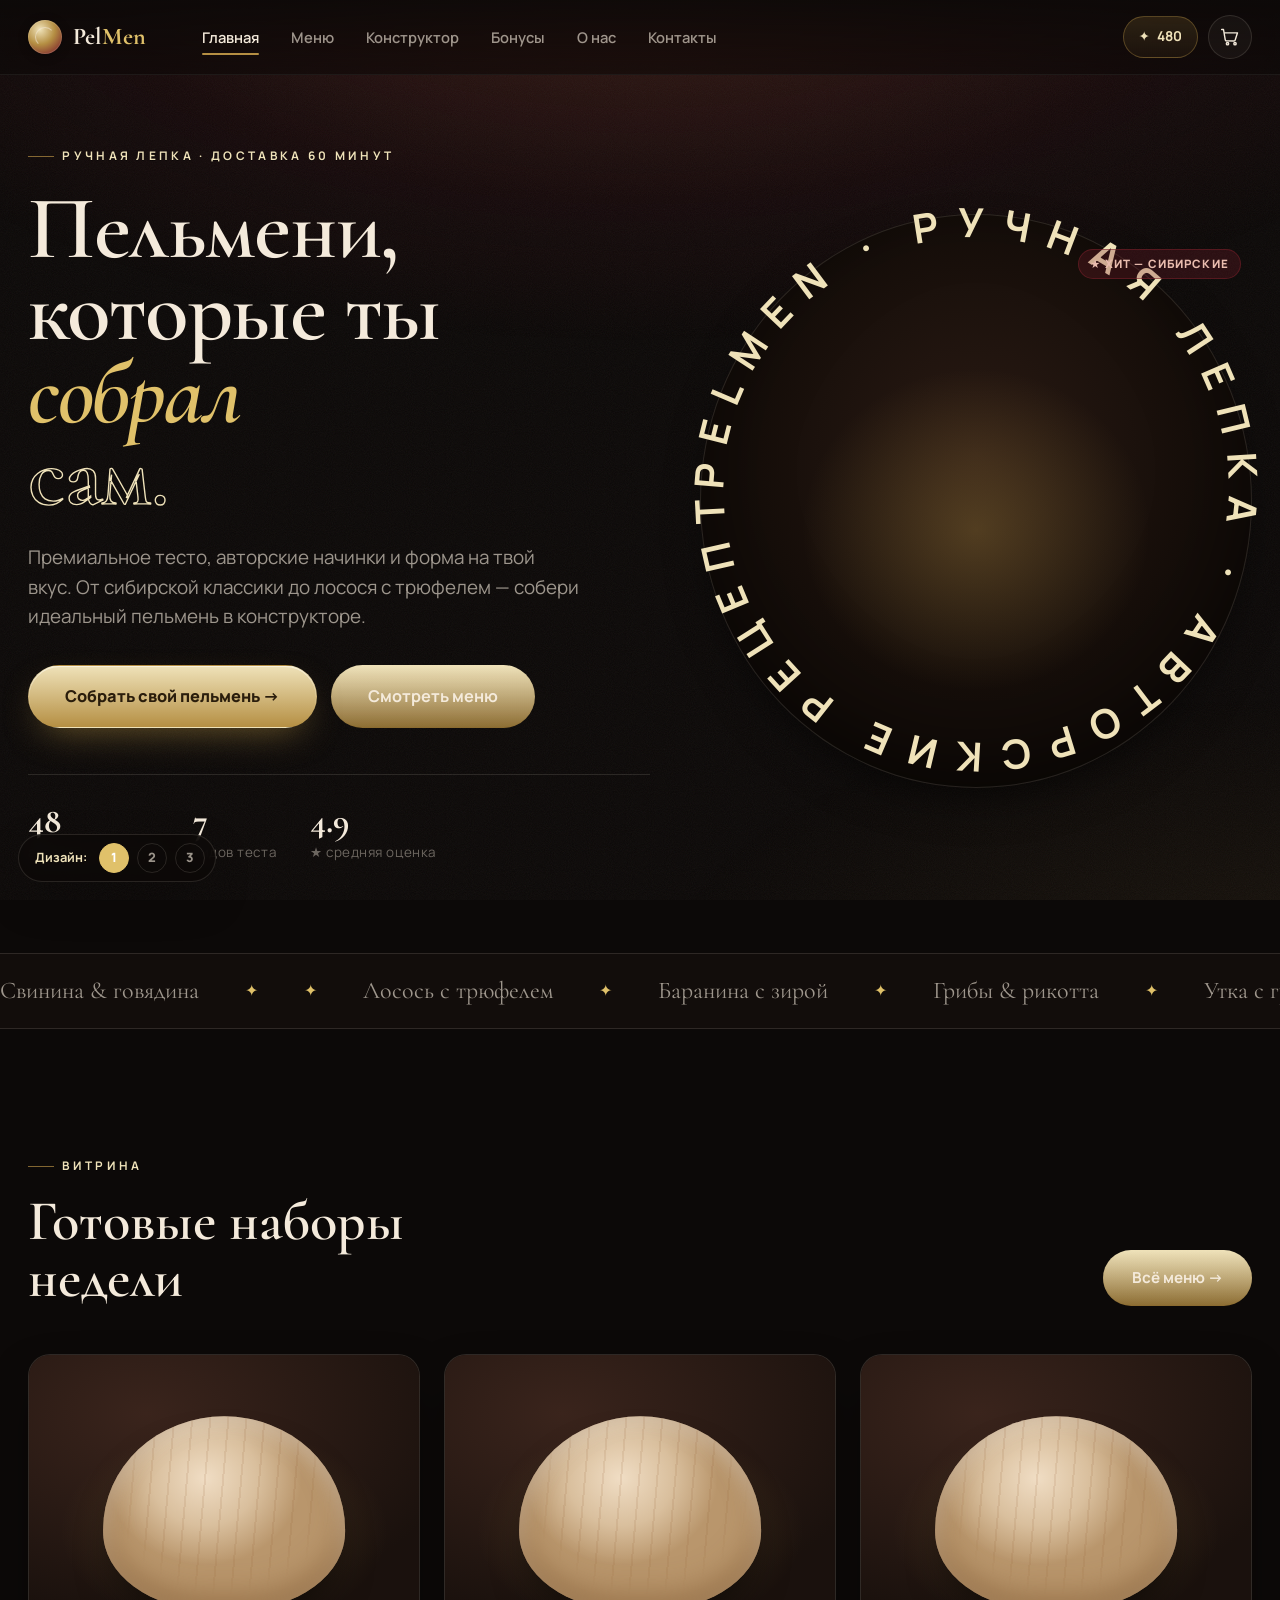
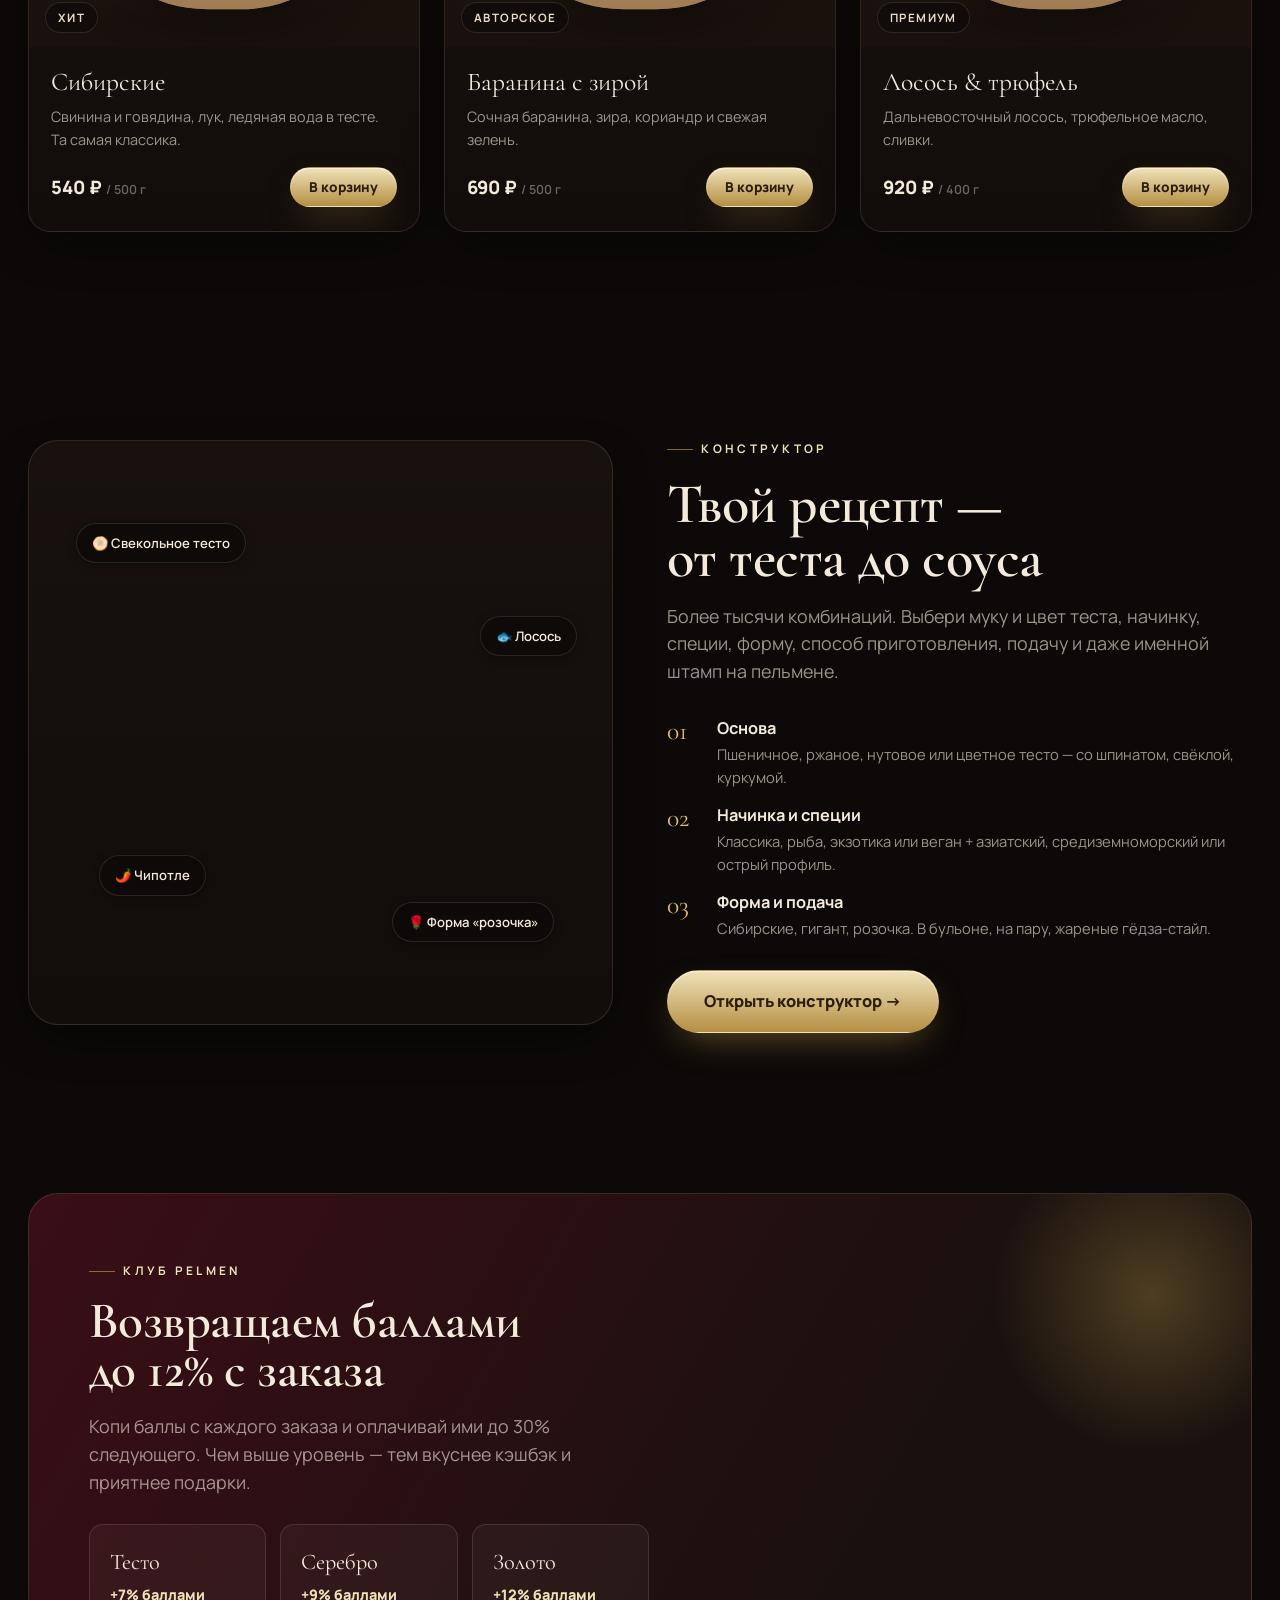
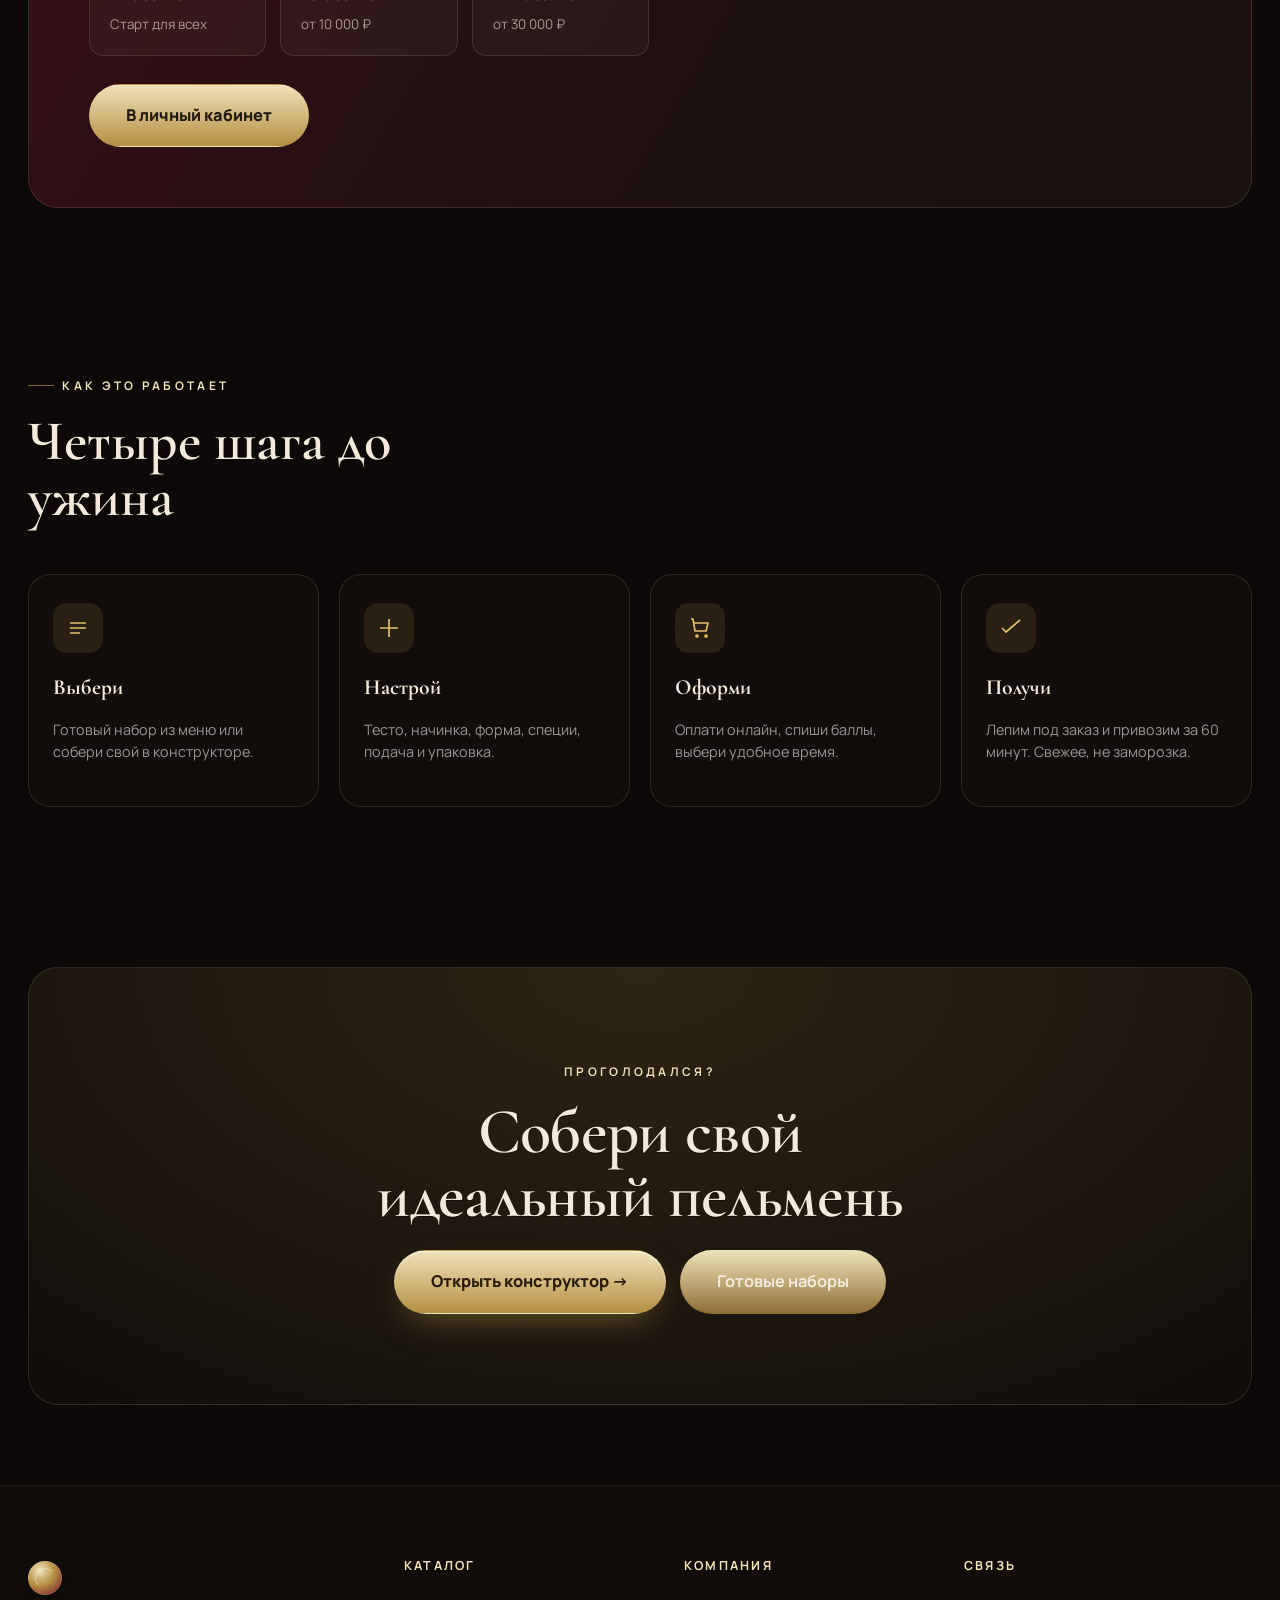
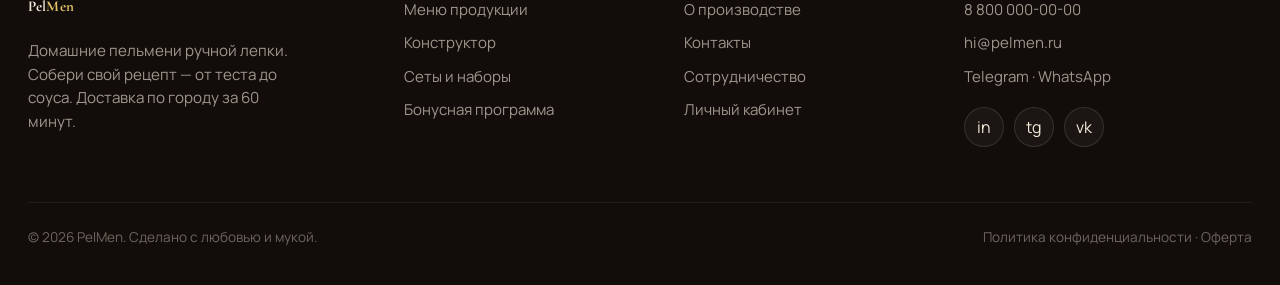
<file: sites/pelmeni/index.html>
<!DOCTYPE html>
<html lang="ru">
<head>
<meta charset="UTF-8">
<meta name="viewport" content="width=device-width, initial-scale=1.0">
<title>PelMen — домашние пельмени ручной лепки</title>
<link rel="stylesheet" href="styles/base.css">
<style>
  /* ---------- HERO (Direction 1: cinematic editorial) ---------- */
  .hero{ position:relative; padding:64px 0 90px; overflow:hidden; }
  .hero-grid{ display:grid; grid-template-columns:1.06fr .94fr; gap:50px; align-items:center; }
  .hero h1{ font-family:var(--serif); font-weight:600; font-size:clamp(3.2rem,7vw,6.4rem); line-height:.92; letter-spacing:-.015em; }
  .hero h1 .it{ font-style:italic; color:var(--tomato); }
  .hero h1 .out{ -webkit-text-stroke:1.4px var(--gold-soft); color:transparent; }
  .hero-sub{ font-size:1.18rem; color:var(--tx-dim); max-width:46ch; margin:26px 0 34px; }
  .hero-cta{ display:flex; gap:14px; flex-wrap:wrap; }
  .hero-stats{ display:flex; gap:34px; margin-top:46px; padding-top:28px; border-top:1px solid var(--line); }
  .hero-stats .s b{ font-family:var(--serif); font-size:2.2rem; color:var(--cream); display:block; line-height:1; }
  .hero-stats .s span{ font-size:.84rem; color:var(--tx-faint); letter-spacing:.04em; }

  .hero-visual{ position:relative; aspect-ratio:1/1.04; }
  .hero-plate{
    position:absolute; inset:0; border-radius:50%;
    background:radial-gradient(60% 60% at 50% 42%, #2a1a13, #140d09 72%);
    box-shadow:inset 0 0 0 1px var(--line), inset 0 -30px 80px rgba(0,0,0,.6), var(--shadow-2);
    overflow:hidden;
  }
  .hero-plate::after{ content:""; position:absolute; inset:0; background:radial-gradient(45% 40% at 50% 55%, rgba(201,162,75,.28), transparent 70%); }
  .float-dumpling{
    position:absolute; border-radius:62% 62% 52% 52%/72% 72% 48% 48%;
    background:radial-gradient(40% 45% at 42% 30%, #f3e2c9, #ddc39f 52%, #b9966c 100%);
    box-shadow:inset 0 -12px 26px rgba(120,80,40,.5), inset 0 7px 16px rgba(255,255,255,.45), 0 22px 40px -14px rgba(0,0,0,.75);
    animation:bob 6s ease-in-out infinite;
  }
  .float-dumpling::before{
    content:""; position:absolute; inset:0; border-radius:inherit;
    background:repeating-linear-gradient(95deg, transparent 0 14px, rgba(150,100,55,.22) 14px 16px);
    -webkit-mask:radial-gradient(60% 70% at 50% 38%, #000 58%, transparent 76%); mask:radial-gradient(60% 70% at 50% 38%, #000 58%, transparent 76%);
  }
  @keyframes bob{ 0%,100%{ transform:translateY(0) rotate(var(--rot,0)); } 50%{ transform:translateY(-14px) rotate(var(--rot,0)); } }
  .ring-label{
    position:absolute; inset:-2%; border-radius:50%; pointer-events:none;
    animation:spin 40s linear infinite;
  }
  @keyframes spin{ to{ transform:rotate(360deg); } }
  .ring-label text{ fill:var(--gold-soft); font-family:var(--sans); font-size:7px; font-weight:700; letter-spacing:.42em; text-transform:uppercase; }

  /* ---------- Marquee strip ---------- */
  .strip{ border-top:1px solid var(--line); border-bottom:1px solid var(--line); background:var(--ink-1); padding:18px 0; overflow:hidden; }
  .marquee{ display:flex; gap:46px; white-space:nowrap; animation:scroll 32s linear infinite; width:max-content; }
  .marquee span{ font-family:var(--serif); font-size:1.5rem; color:var(--tx-dim); display:inline-flex; align-items:center; gap:46px; }
  .marquee span::after{ content:"✦"; color:var(--tomato); font-size:1rem; }
  @keyframes scroll{ to{ transform:translateX(-50%); } }

  /* ---------- Section heading ---------- */
  .sec-head{ display:flex; align-items:flex-end; justify-content:space-between; gap:24px; margin-bottom:48px; flex-wrap:wrap; }
  .sec-head h2{ font-family:var(--serif); font-weight:600; font-size:clamp(2.4rem,4.4vw,3.6rem); line-height:1; max-width:18ch; }

  /* ---------- Product grid ---------- */
  .prod-grid{ display:grid; grid-template-columns:repeat(3,1fr); gap:24px; }
  .prod{ display:flex; flex-direction:column; overflow:hidden; transition:transform .3s, border-color .3s; cursor:pointer; }
  .prod:hover{ transform:translateY(-6px); border-color:var(--gold-soft); }
  .prod .food-ph{ aspect-ratio:4/3; border-radius:0; }
  .prod .body{ padding:22px 22px 24px; display:flex; flex-direction:column; gap:10px; flex:1; }
  .prod .title{ font-family:var(--serif); font-size:1.6rem; line-height:1.05; }
  .prod .desc{ font-size:.9rem; color:var(--tx-dim); flex:1; }
  .prod .row{ display:flex; align-items:center; justify-content:space-between; margin-top:6px; }
  .prod .price{ font-weight:800; font-size:1.15rem; }
  .prod .price small{ color:var(--tx-faint); font-weight:600; font-size:.78rem; }

  /* ---------- Feature split: constructor teaser ---------- */
  .split{ display:grid; grid-template-columns:1fr 1fr; gap:54px; align-items:center; }
  .split-visual{ position:relative; aspect-ratio:1/1; border-radius:var(--r-xl); overflow:hidden; }
  .builder-stack{ position:absolute; inset:0; display:grid; place-items:center; }
  .opt-bubble{
    position:absolute; padding:9px 15px; border-radius:999px; background:rgba(12,9,8,.7); backdrop-filter:blur(8px);
    border:1px solid var(--line); font-size:.82rem; font-weight:600; color:var(--cream); box-shadow:var(--shadow-1);
    animation:bob 7s ease-in-out infinite;
  }
  .steps{ display:grid; gap:14px; margin-top:30px; }
  .step{ display:flex; gap:16px; align-items:flex-start; }
  .step .n{ font-family:var(--serif); font-size:1.6rem; color:var(--tomato); width:34px; flex:none; line-height:1.2; }
  .step b{ display:block; font-size:1.02rem; }
  .step p{ margin:2px 0 0; font-size:.92rem; color:var(--tx-dim); }

  /* ---------- Bonus band ---------- */
  .bonus-band{ position:relative; border-radius:var(--r-xl); overflow:hidden; background:linear-gradient(120deg,var(--bordo-deep),var(--ink-2) 70%); border:1px solid var(--line); padding:60px; }
  .bonus-band::after{ content:""; position:absolute; right:-60px; top:-60px; width:320px; height:320px; border-radius:50%; background:radial-gradient(circle,rgba(201,162,75,.3),transparent 70%); }
  .bonus-tiers{ display:flex; gap:14px; margin-top:28px; flex-wrap:wrap; }
  .tier{ flex:1; min-width:160px; padding:20px; border-radius:var(--r); background:var(--glass); border:1px solid var(--line); }
  .tier .t-name{ font-family:var(--serif); font-size:1.4rem; }
  .tier .t-pct{ color:var(--gold-soft); font-weight:800; font-size:.9rem; margin-top:4px; }
  .tier p{ font-size:.84rem; color:var(--tx-dim); margin:8px 0 0; }

  /* ---------- How / process ---------- */
  .proc-grid{ display:grid; grid-template-columns:repeat(4,1fr); gap:20px; }
  .proc{ padding:28px 24px; border-radius:var(--r-lg); background:var(--ink-1); border:1px solid var(--line); }
  .proc .ic{ width:50px; height:50px; border-radius:14px; display:grid; place-items:center; background:rgba(201,162,75,.12); color:var(--tomato); margin-bottom:18px; }
  .proc h3{ font-family:var(--serif); font-size:1.35rem; margin-bottom:8px; }
  .proc p{ font-size:.9rem; color:var(--tx-dim); }

  /* ---------- CTA ---------- */
  .cta-final{ text-align:center; padding:90px 30px; border-radius:var(--r-xl); background:radial-gradient(80% 130% at 50% 0%, rgba(201,162,75,.18), var(--ink-1)); border:1px solid var(--line); }
  .cta-final h2{ font-family:var(--serif); font-size:clamp(2.6rem,5vw,4.4rem); line-height:1; margin-bottom:22px; }

  /* ---------- Direction switcher ---------- */
  .dir-switch{ position:fixed; left:18px; bottom:18px; z-index:120; display:flex; align-items:center; gap:8px; padding:8px 10px 8px 16px;
    background:rgba(12,9,8,.85); backdrop-filter:blur(10px); border:1px solid var(--line); border-radius:999px; box-shadow:var(--shadow-2); font-size:.8rem; }
  .dir-switch b{ color:var(--gold-soft); font-weight:700; margin-right:4px; }
  .dir-switch a{ width:30px; height:30px; border-radius:50%; display:grid; place-items:center; font-weight:800; color:var(--tx-dim); border:1px solid var(--line); }
  .dir-switch a.active{ background:var(--tomato); color:#fff; border-color:var(--tomato); }

  @media (max-width:860px){
    .hero-grid{ grid-template-columns:1fr; gap:30px; }
    .hero-visual{ max-width:420px; margin:0 auto; }
    .prod-grid{ grid-template-columns:1fr; }
    .split{ grid-template-columns:1fr; gap:34px; }
    .proc-grid{ grid-template-columns:1fr 1fr; }
    .bonus-band{ padding:36px 24px; }
  }
  @media (max-width:560px){ .proc-grid{ grid-template-columns:1fr; } .hero-stats{ gap:20px; } }
</style>
</head>
<body>
<div class="noise"></div>
<header data-nav></header>

<!-- ============ HERO ============ -->
<section class="hero">
  <div class="wrap hero-grid">
    <div class="hero-copy">
      <span class="eyebrow">Ручная лепка · доставка 60 минут</span>
      <h1 style="margin-top:22px">Пельмени,<br>которые ты <span class="it">собрал</span><br><span class="out">сам.</span></h1>
      <p class="hero-sub">Премиальное тесто, авторские начинки и форма на твой вкус. От сибирской классики до лосося с трюфелем — собери идеальный пельмень в конструкторе.</p>
      <div class="hero-cta">
        <a href="constructor.html" class="btn btn-primary btn-lg">Собрать свой пельмень →</a>
        <a href="menu.html" class="btn btn-ghost btn-lg">Смотреть меню</a>
      </div>
      <div class="hero-stats">
        <div class="s"><b>48</b><span>авторских начинок</span></div>
        <div class="s"><b>7</b><span>видов теста</span></div>
        <div class="s"><b>4.9</b><span>★ средняя оценка</span></div>
      </div>
    </div>

    <div class="hero-visual">
      <div class="hero-plate">
        <div class="float-dumpling" style="width:44%; left:28%; top:30%; --rot:-8deg"></div>
        <div class="float-dumpling" style="width:34%; left:54%; top:50%; --rot:12deg; animation-delay:-2s"></div>
        <div class="float-dumpling" style="width:30%; left:22%; top:58%; --rot:-4deg; animation-delay:-4s"></div>
      </div>
      <svg class="ring-label" viewBox="0 0 100 100">
        <defs><path id="circ" d="M50,50 m-44,0 a44,44 0 1,1 88,0 a44,44 0 1,1 -88,0"/></defs>
        <text><textPath href="#circ" startOffset="0%">PelMen · ручная лепка · авторские рецепты · PelMen · доставка по городу · </textPath></text>
      </svg>
      <span class="badge hot" style="position:absolute; top:6%; right:2%">★ Хит — Сибирские</span>
    </div>
  </div>
</section>

<!-- ============ MARQUEE ============ -->
<div class="strip">
  <div class="marquee">
    <span>Свинина &amp; говядина<span></span></span>
    <span>Лосось с трюфелем</span>
    <span>Баранина с зирой</span>
    <span>Грибы &amp; рикотта</span>
    <span>Утка с грушей</span>
    <span>Краб</span>
    <span>Свинина &amp; говядина</span>
    <span>Лосось с трюфелем</span>
    <span>Баранина с зирой</span>
    <span>Грибы &amp; рикотта</span>
    <span>Утка с грушей</span>
    <span>Краб</span>
  </div>
</div>

<!-- ============ FEATURED ============ -->
<section class="section">
  <div class="wrap">
    <div class="sec-head reveal">
      <div>
        <span class="eyebrow">Витрина</span>
        <h2 style="margin-top:18px">Готовые наборы недели</h2>
      </div>
      <a href="menu.html" class="btn btn-ghost">Всё меню →</a>
    </div>
    <div class="prod-grid" id="featured"></div>
  </div>
</section>

<!-- ============ CONSTRUCTOR TEASER ============ -->
<section class="section tight">
  <div class="wrap split">
    <div class="split-visual card reveal">
      <div class="builder-stack">
        <div class="float-dumpling" style="width:38%; position:relative; --rot:-6deg"></div>
      </div>
      <div class="opt-bubble" style="left:8%; top:14%; animation-delay:0s">🫓 Свекольное тесто</div>
      <div class="opt-bubble" style="right:6%; top:30%; animation-delay:-1.5s">🐟 Лосось</div>
      <div class="opt-bubble" style="left:12%; bottom:22%; animation-delay:-3s">🌶️ Чипотле</div>
      <div class="opt-bubble" style="right:10%; bottom:14%; animation-delay:-4.5s">🌹 Форма «розочка»</div>
    </div>
    <div class="reveal">
      <span class="eyebrow">Конструктор</span>
      <h2 class="display" style="font-size:clamp(2.4rem,4.4vw,3.6rem); margin:18px 0 18px">Твой рецепт —<br>от теста до соуса</h2>
      <p class="lead">Более тысячи комбинаций. Выбери муку и цвет теста, начинку, специи, форму, способ приготовления, подачу и даже именной штамп на пельмене.</p>
      <div class="steps">
        <div class="step"><span class="n">01</span><div><b>Основа</b><p>Пшеничное, ржаное, нутовое или цветное тесто — со шпинатом, свёклой, куркумой.</p></div></div>
        <div class="step"><span class="n">02</span><div><b>Начинка и специи</b><p>Классика, рыба, экзотика или веган + азиатский, средиземноморский или острый профиль.</p></div></div>
        <div class="step"><span class="n">03</span><div><b>Форма и подача</b><p>Сибирские, гигант, розочка. В бульоне, на пару, жареные гёдза-стайл.</p></div></div>
      </div>
      <a href="constructor.html" class="btn btn-primary btn-lg" style="margin-top:30px">Открыть конструктор →</a>
    </div>
  </div>
</section>

<!-- ============ BONUS ============ -->
<section class="section tight">
  <div class="wrap">
    <div class="bonus-band reveal">
      <div style="max-width:560px; position:relative; z-index:2">
        <span class="eyebrow">Клуб PelMen</span>
        <h2 class="display" style="font-size:clamp(2.2rem,4vw,3.2rem); margin:16px 0 14px">Возвращаем баллами<br>до 12% с заказа</h2>
        <p class="lead">Копи баллы с каждого заказа и оплачивай ими до 30% следующего. Чем выше уровень — тем вкуснее кэшбэк и приятнее подарки.</p>
        <div class="bonus-tiers">
          <div class="tier"><div class="t-name">Тесто</div><div class="t-pct">+7% баллами</div><p>Старт для всех</p></div>
          <div class="tier"><div class="t-name">Серебро</div><div class="t-pct">+9% баллами</div><p>от 10 000 ₽</p></div>
          <div class="tier"><div class="t-name">Золото</div><div class="t-pct">+12% баллами</div><p>от 30 000 ₽</p></div>
        </div>
        <a href="bonus.html" class="btn btn-gold btn-lg" style="margin-top:28px">В личный кабинет</a>
      </div>
    </div>
  </div>
</section>

<!-- ============ PROCESS ============ -->
<section class="section tight">
  <div class="wrap">
    <div class="sec-head reveal">
      <div><span class="eyebrow">Как это работает</span><h2 style="margin-top:18px">Четыре шага до ужина</h2></div>
    </div>
    <div class="proc-grid">
      <div class="proc reveal"><div class="ic"><svg width="24" height="24" viewBox="0 0 24 24" fill="none" stroke="currentColor" stroke-width="1.7"><path d="M4 7h16M4 12h16M4 17h10"/></svg></div><h3>Выбери</h3><p>Готовый набор из меню или собери свой в конструкторе.</p></div>
      <div class="proc reveal"><div class="ic"><svg width="24" height="24" viewBox="0 0 24 24" fill="none" stroke="currentColor" stroke-width="1.7"><path d="M12 3v18M3 12h18"/></svg></div><h3>Настрой</h3><p>Тесто, начинка, форма, специи, подача и упаковка.</p></div>
      <div class="proc reveal"><div class="ic"><svg width="24" height="24" viewBox="0 0 24 24" fill="none" stroke="currentColor" stroke-width="1.7"><path d="M3 3h2l2 12h11l2-8H6"/><circle cx="9" cy="20" r="1"/><circle cx="18" cy="20" r="1"/></svg></div><h3>Оформи</h3><p>Оплати онлайн, спиши баллы, выбери удобное время.</p></div>
      <div class="proc reveal"><div class="ic"><svg width="24" height="24" viewBox="0 0 24 24" fill="none" stroke="currentColor" stroke-width="1.7"><path d="M3 12l4 4L21 4"/></svg></div><h3>Получи</h3><p>Лепим под заказ и привозим за 60 минут. Свежее, не заморозка.</p></div>
    </div>
  </div>
</section>

<!-- ============ FINAL CTA ============ -->
<section class="section tight">
  <div class="wrap">
    <div class="cta-final reveal">
      <span class="eyebrow center" style="justify-content:center">Проголодался?</span>
      <h2 class="display" style="margin-top:18px">Собери свой<br>идеальный пельмень</h2>
      <div class="hero-cta" style="justify-content:center; margin-top:8px">
        <a href="constructor.html" class="btn btn-primary btn-lg">Открыть конструктор →</a>
        <a href="menu.html" class="btn btn-ghost btn-lg">Готовые наборы</a>
      </div>
    </div>
  </div>
</section>

<footer data-footer></footer>

<!-- Direction switcher -->
<div class="dir-switch">
  <b>Дизайн:</b>
  <a href="index.html" class="active" title="Направление 1 — Кино-эдиториал">1</a>
  <a href="home-2.html" title="Направление 2 — Меню-первый">2</a>
  <a href="home-3.html" title="Направление 3 — Журнальная сетка">3</a>
</div>

<script src="js/app.js"></script>
<script src="js/products.js"></script>
<script>
  // Render featured products
  const feat = (window.PRODUCTS||[]).slice(0,3);
  const host = document.getElementById('featured');
  host.innerHTML = feat.map(p=>`
    <article class="card prod" data-id="${p.id}">
      <div class="food-ph"><div class="dumpling"></div><span class="tag">${p.tag}</span></div>
      <div class="body">
        <div class="title">${p.title}</div>
        <div class="desc">${p.desc}</div>
        <div class="row">
          <div class="price">${PelMen.money(p.price)} <small>/ ${p.weight}</small></div>
          <button class="btn btn-primary btn-sm" data-add>В корзину</button>
        </div>
      </div>
    </article>`).join('');
  host.addEventListener('click', e=>{
    const card = e.target.closest('.prod'); if(!card) return;
    const p = feat.find(x=>x.id===card.dataset.id);
    if(e.target.closest('[data-add]')){ e.stopPropagation(); PelMen.addToCart({title:p.title, price:p.price, kind:'set', meta:p.tag}); }
    else location.href='menu.html';
  });
</script>
</body>
</html>
</file>
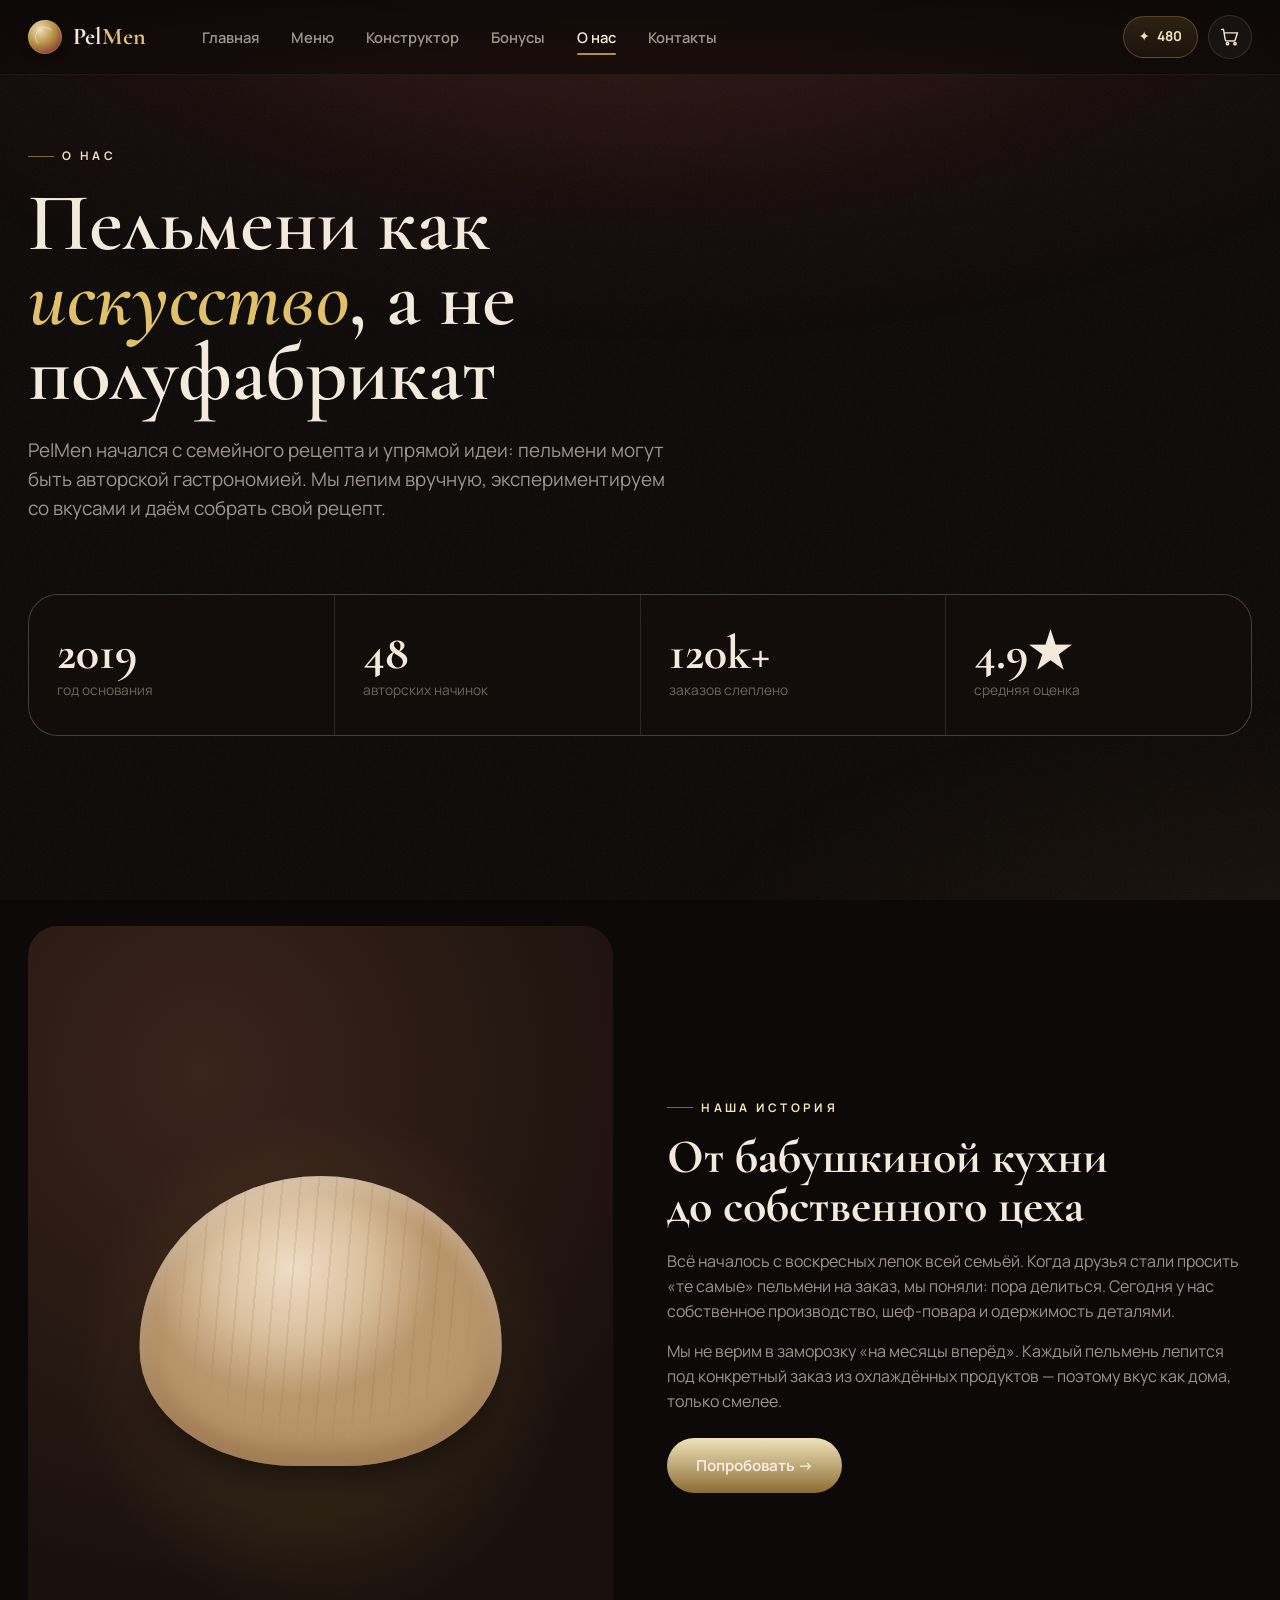
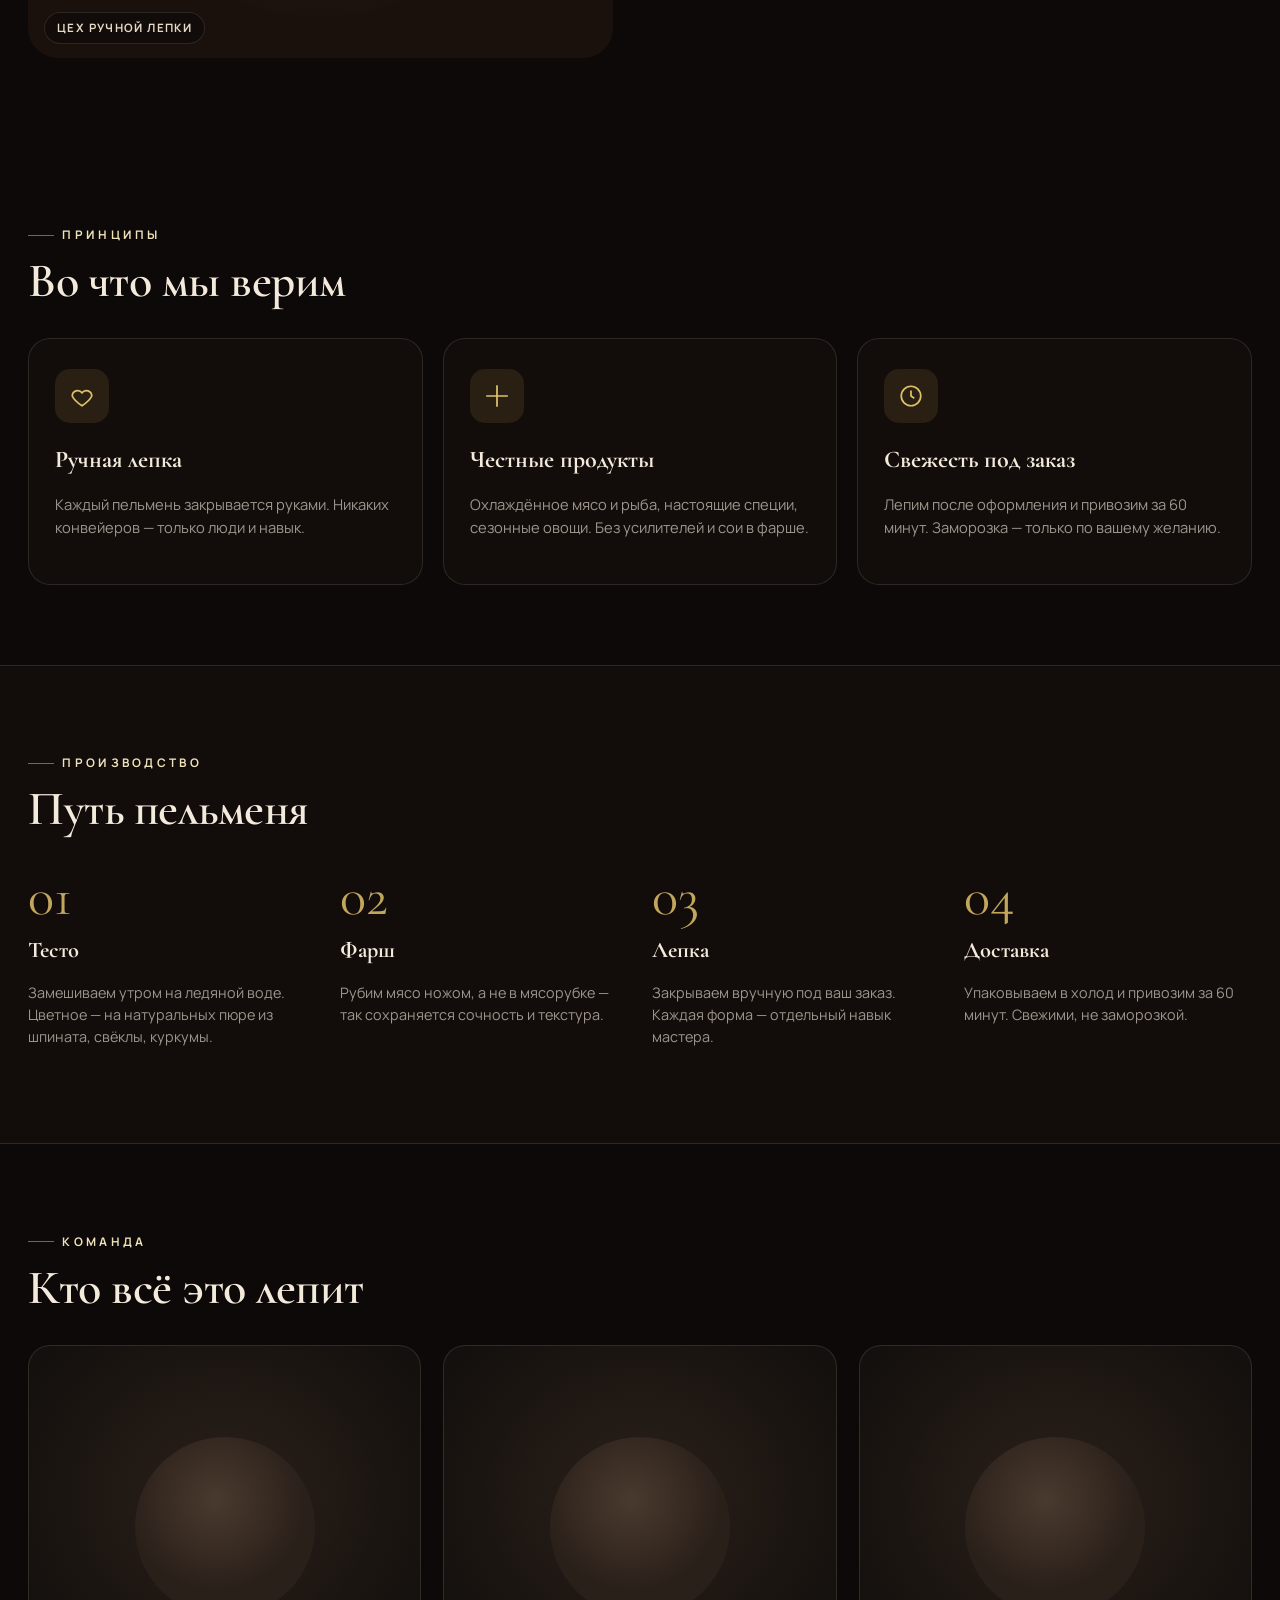
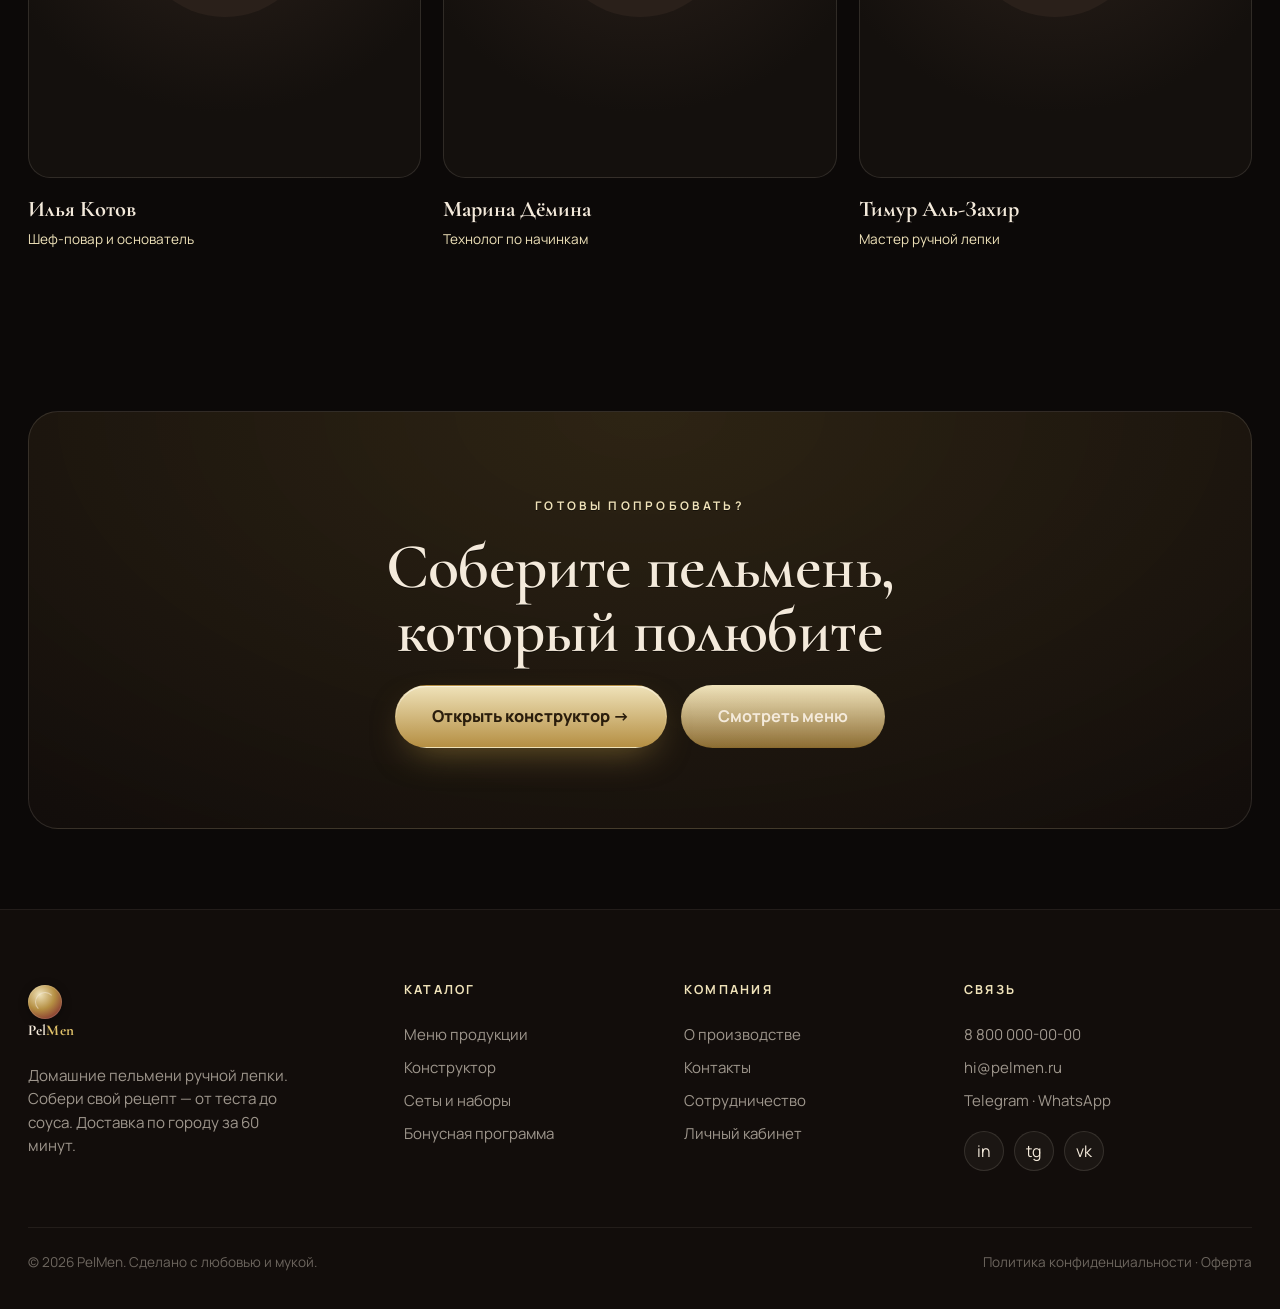
<file: sites/pelmeni/about.html>
<!DOCTYPE html>
<html lang="ru">
<head>
<meta charset="UTF-8">
<meta name="viewport" content="width=device-width, initial-scale=1.0">
<title>О нас и производство — PelMen</title>
<link rel="stylesheet" href="styles/base.css">
<style>
  .about-hero{ padding:64px 0 40px; }
  .about-hero h1{ font-family:var(--serif); font-weight:600; font-size:clamp(2.8rem,6.4vw,5.6rem); line-height:.92; max-width:16ch; }
  .about-hero h1 em{ font-style:italic; color:var(--tomato); }
  .about-hero p{ font-size:1.18rem; color:var(--tx-dim); max-width:54ch; margin:24px 0 0; }

  .big-stats{ display:grid; grid-template-columns:repeat(4,1fr); gap:1px; background:var(--line); border:1px solid var(--line); border-radius:var(--r-xl); overflow:hidden; margin:20px 0 30px; }
  .big-stats .s{ background:var(--ink-1); padding:34px 28px; }
  .big-stats .s b{ font-family:var(--serif); font-size:3rem; line-height:1; display:block; }
  .big-stats .s span{ font-size:.86rem; color:var(--tx-faint); }

  .story{ display:grid; grid-template-columns:1fr 1fr; gap:54px; align-items:center; }
  .story-visual{ aspect-ratio:4/5; border-radius:var(--r-xl); overflow:hidden; position:relative; }
  .story h2{ font-family:var(--serif); font-size:clamp(2rem,4vw,3rem); line-height:1.02; margin-bottom:18px; }
  .story p{ color:var(--tx-dim); margin:0 0 16px; }

  .values{ display:grid; grid-template-columns:repeat(3,1fr); gap:20px; }
  .value{ padding:30px 26px; border-radius:var(--r-lg); background:var(--ink-1); border:1px solid var(--line); }
  .value .ic{ width:54px; height:54px; border-radius:15px; background:rgba(201,162,75,.12); color:var(--tomato); display:grid; place-items:center; margin-bottom:18px; }
  .value h3{ font-family:var(--serif); font-size:1.5rem; margin-bottom:8px; }
  .value p{ color:var(--tx-dim); font-size:.92rem; }

  .process-band{ background:var(--ink-1); border-top:1px solid var(--line); border-bottom:1px solid var(--line); }
  .proc-steps{ display:grid; grid-template-columns:repeat(4,1fr); gap:24px; }
  .pstep{ position:relative; }
  .pstep .n{ font-family:var(--serif); font-size:3.4rem; color:var(--tomato); line-height:1; opacity:.85; }
  .pstep h3{ font-family:var(--serif); font-size:1.4rem; margin:8px 0 8px; }
  .pstep p{ color:var(--tx-dim); font-size:.9rem; }

  .team{ display:grid; grid-template-columns:repeat(3,1fr); gap:22px; }
  .member{ }
  .member .ph{ aspect-ratio:1/1.1; border-radius:var(--r-lg); overflow:hidden; background:radial-gradient(60% 50% at 50% 35%, #2a201a, #14100d); border:1px solid var(--line); position:relative; }
  .member .ph::after{ content:""; position:absolute; left:50%; top:42%; transform:translate(-50%,-50%); width:46%; aspect-ratio:1; border-radius:50%; background:radial-gradient(50% 50% at 45% 35%, #4a3a2e, #2a201a); }
  .member b{ display:block; font-family:var(--serif); font-size:1.4rem; margin-top:14px; }
  .member span{ color:var(--gold-soft); font-size:.85rem; }

  .cta-final{ text-align:center; padding:80px 30px; border-radius:var(--r-xl); background:radial-gradient(80% 130% at 50% 0%, rgba(201,162,75,.18), var(--ink-1)); border:1px solid var(--line); }
  .cta-final h2{ font-family:var(--serif); font-size:clamp(2.4rem,5vw,4rem); line-height:1; margin-bottom:22px; }

  @media (max-width:900px){ .big-stats,.values,.proc-steps,.team{ grid-template-columns:1fr 1fr; } .story{ grid-template-columns:1fr; gap:30px; } }
  @media (max-width:560px){ .big-stats,.values,.proc-steps,.team{ grid-template-columns:1fr; } }
</style>
</head>
<body>
<div class="noise"></div>
<header data-nav></header>

<section class="about-hero">
  <div class="wrap">
    <span class="eyebrow">О нас</span>
    <h1 style="margin-top:20px">Пельмени как <em>искусство</em>, а не полуфабрикат</h1>
    <p>PelMen начался с семейного рецепта и упрямой идеи: пельмени могут быть авторской гастрономией. Мы лепим вручную, экспериментируем со вкусами и даём собрать свой рецепт.</p>
  </div>
</section>

<section class="section tight" style="padding-top:10px">
  <div class="wrap">
    <div class="big-stats">
      <div class="s"><b>2019</b><span>год основания</span></div>
      <div class="s"><b>48</b><span>авторских начинок</span></div>
      <div class="s"><b>120k+</b><span>заказов слеплено</span></div>
      <div class="s"><b>4.9★</b><span>средняя оценка</span></div>
    </div>
  </div>
</section>

<section class="section tight">
  <div class="wrap story">
    <div class="story-visual food-ph"><div class="dumpling"></div><span class="tag">Цех ручной лепки</span></div>
    <div>
      <span class="eyebrow">Наша история</span>
      <h2 style="margin-top:16px">От бабушкиной кухни<br>до собственного цеха</h2>
      <p>Всё началось с воскресных лепок всей семьёй. Когда друзья стали просить «те самые» пельмени на заказ, мы поняли: пора делиться. Сегодня у нас собственное производство, шеф-повара и одержимость деталями.</p>
      <p>Мы не верим в заморозку «на месяцы вперёд». Каждый пельмень лепится под конкретный заказ из охлаждённых продуктов — поэтому вкус как дома, только смелее.</p>
      <a href="menu.html" class="btn btn-ghost" style="margin-top:8px">Попробовать →</a>
    </div>
  </div>
</section>

<section class="section tight">
  <div class="wrap">
    <span class="eyebrow">Принципы</span>
    <h2 class="display" style="font-size:clamp(2rem,4vw,3rem); margin:14px 0 34px">Во что мы верим</h2>
    <div class="values">
      <div class="value"><div class="ic"><svg width="26" height="26" viewBox="0 0 24 24" fill="none" stroke="currentColor" stroke-width="1.6"><path d="M12 21s-7-4.5-9-9a5 5 0 0 1 9-3 5 5 0 0 1 9 3c-2 4.5-9 9-9 9Z"/></svg></div><h3>Ручная лепка</h3><p>Каждый пельмень закрывается руками. Никаких конвейеров — только люди и навык.</p></div>
      <div class="value"><div class="ic"><svg width="26" height="26" viewBox="0 0 24 24" fill="none" stroke="currentColor" stroke-width="1.6"><path d="M12 2v20M2 12h20"/></svg></div><h3>Честные продукты</h3><p>Охлаждённое мясо и рыба, настоящие специи, сезонные овощи. Без усилителей и сои в фарше.</p></div>
      <div class="value"><div class="ic"><svg width="26" height="26" viewBox="0 0 24 24" fill="none" stroke="currentColor" stroke-width="1.6"><circle cx="12" cy="12" r="9"/><path d="M12 7v5l3 2"/></svg></div><h3>Свежесть под заказ</h3><p>Лепим после оформления и привозим за 60 минут. Заморозка — только по вашему желанию.</p></div>
    </div>
  </div>
</section>

<section class="section tight process-band">
  <div class="wrap">
    <span class="eyebrow">Производство</span>
    <h2 class="display" style="font-size:clamp(2rem,4vw,3rem); margin:14px 0 38px">Путь пельменя</h2>
    <div class="proc-steps">
      <div class="pstep"><div class="n">01</div><h3>Тесто</h3><p>Замешиваем утром на ледяной воде. Цветное — на натуральных пюре из шпината, свёклы, куркумы.</p></div>
      <div class="pstep"><div class="n">02</div><h3>Фарш</h3><p>Рубим мясо ножом, а не в мясорубке — так сохраняется сочность и текстура.</p></div>
      <div class="pstep"><div class="n">03</div><h3>Лепка</h3><p>Закрываем вручную под ваш заказ. Каждая форма — отдельный навык мастера.</p></div>
      <div class="pstep"><div class="n">04</div><h3>Доставка</h3><p>Упаковываем в холод и привозим за 60 минут. Свежими, не заморозкой.</p></div>
    </div>
  </div>
</section>

<section class="section tight">
  <div class="wrap">
    <span class="eyebrow">Команда</span>
    <h2 class="display" style="font-size:clamp(2rem,4vw,3rem); margin:14px 0 34px">Кто всё это лепит</h2>
    <div class="team">
      <div class="member"><div class="ph"></div><b>Илья Котов</b><span>Шеф-повар и основатель</span></div>
      <div class="member"><div class="ph"></div><b>Марина Дёмина</b><span>Технолог по начинкам</span></div>
      <div class="member"><div class="ph"></div><b>Тимур Аль-Захир</b><span>Мастер ручной лепки</span></div>
    </div>
  </div>
</section>

<section class="section tight">
  <div class="wrap">
    <div class="cta-final">
      <span class="eyebrow center" style="justify-content:center">Готовы попробовать?</span>
      <h2 class="display" style="margin-top:18px">Соберите пельмень,<br>который полюбите</h2>
      <div style="display:flex; gap:14px; justify-content:center; flex-wrap:wrap; margin-top:8px">
        <a href="constructor.html" class="btn btn-primary btn-lg">Открыть конструктор →</a>
        <a href="menu.html" class="btn btn-ghost btn-lg">Смотреть меню</a>
      </div>
    </div>
  </div>
</section>

<footer data-footer></footer>

<script src="js/app.js"></script>
</body>
</html>
</file>
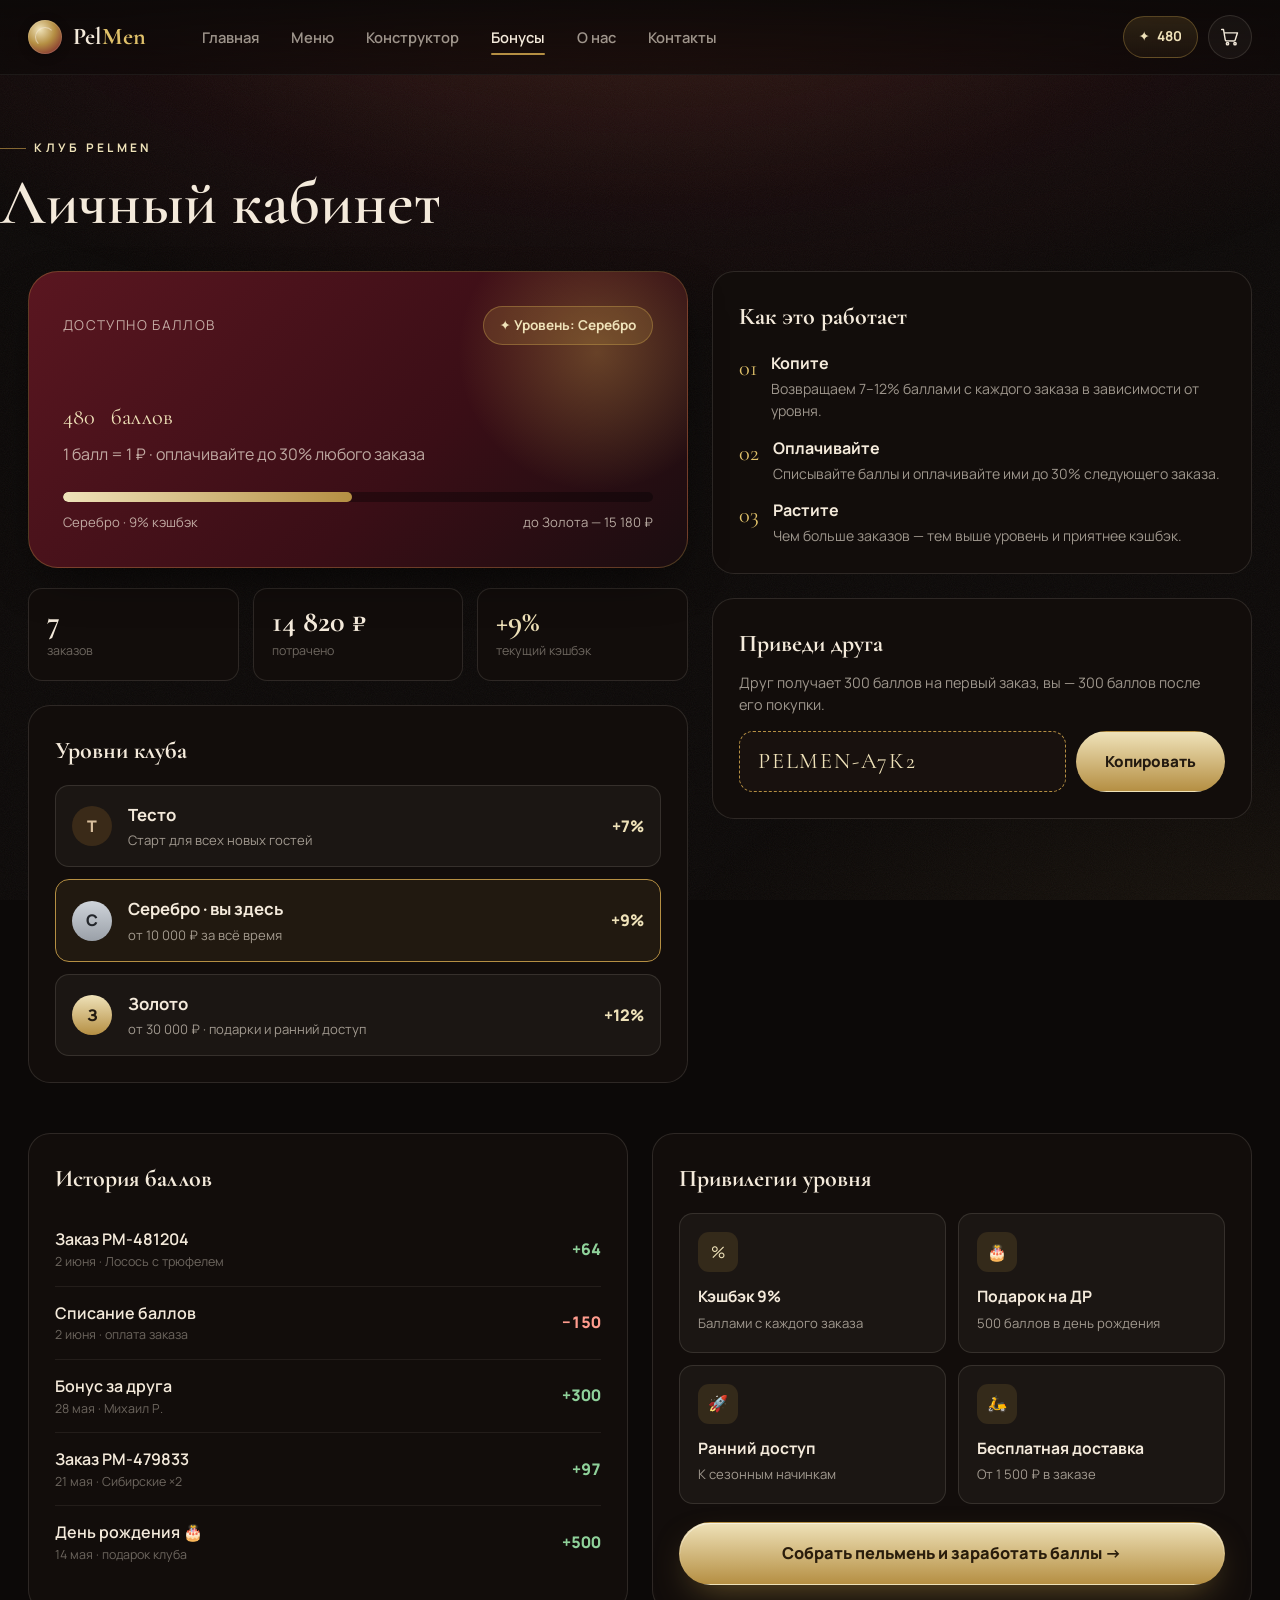
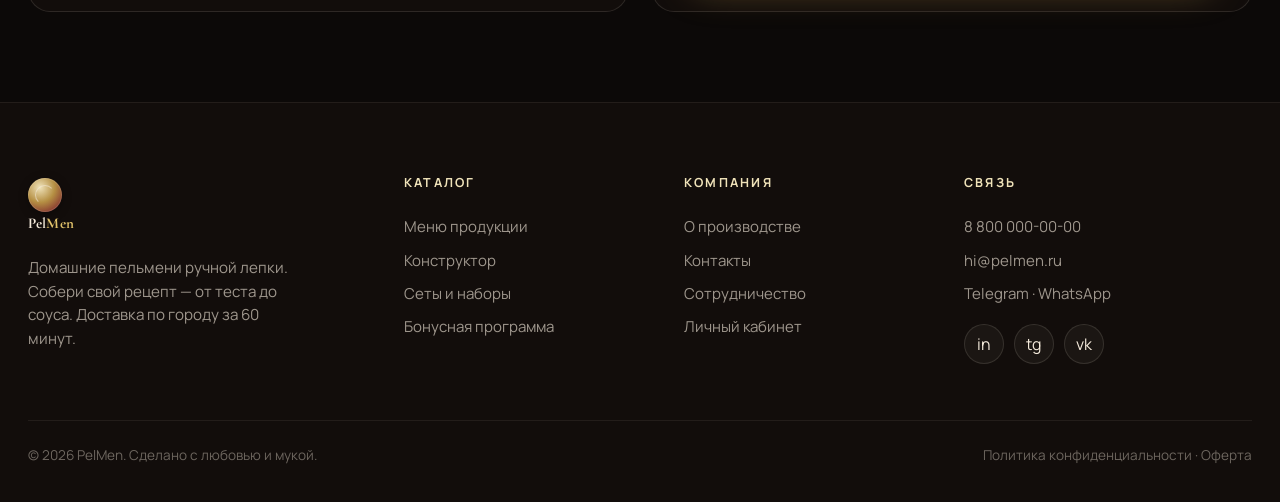
<file: sites/pelmeni/bonus.html>
<!DOCTYPE html>
<html lang="ru">
<head>
<meta charset="UTF-8">
<meta name="viewport" content="width=device-width, initial-scale=1.0">
<title>Бонусы и личный кабинет — PelMen</title>
<link rel="stylesheet" href="styles/base.css">
<style>
  .page-head{ padding:56px 0 8px; }
  .page-head h1{ font-family:var(--serif); font-weight:600; font-size:clamp(2.4rem,5vw,4rem); line-height:.96; }

  .bonus-layout{ display:grid; grid-template-columns:1.1fr .9fr; gap:24px; padding:30px 0 50px; align-items:start; }

  /* balance card */
  .balance{ position:relative; border-radius:var(--r-xl); overflow:hidden; padding:34px; background:linear-gradient(135deg,var(--bordo) 0%, var(--bordo-deep) 60%, #1a0d10 100%); border:1px solid rgba(201,162,75,.3); box-shadow:var(--shadow-2); }
  .balance::after{ content:""; position:absolute; right:-50px; top:-60px; width:280px; height:280px; border-radius:50%; background:radial-gradient(circle,rgba(201,162,75,.35),transparent 70%); }
  .balance .b-top{ display:flex; justify-content:space-between; align-items:center; position:relative; z-index:2; }
  .balance .tier-badge{ display:inline-flex; align-items:center; gap:8px; padding:8px 16px; border-radius:999px; background:rgba(201,162,75,.18); border:1px solid rgba(201,162,75,.4); color:var(--gold-soft); font-weight:700; font-size:.85rem; }
  .balance .b-amount{ font-family:var(--serif); font-size:4.4rem; line-height:1; margin:22px 0 4px; position:relative; z-index:2; }
  .balance .b-amount span{ font-size:1.4rem; color:var(--gold-soft); }
  .balance .b-sub{ color:rgba(244,234,219,.7); position:relative; z-index:2; }
  .progress{ margin-top:26px; position:relative; z-index:2; }
  .progress .track{ height:10px; border-radius:999px; background:rgba(0,0,0,.35); overflow:hidden; }
  .progress .fill{ height:100%; border-radius:999px; background:linear-gradient(90deg,var(--gold-soft),var(--gold)); width:49%; }
  .progress .lbl{ display:flex; justify-content:space-between; font-size:.82rem; color:rgba(244,234,219,.7); margin-top:10px; }

  .mini-stats{ display:grid; grid-template-columns:repeat(3,1fr); gap:14px; margin-top:20px; }
  .mini-stat{ background:var(--ink-1); border:1px solid var(--line); border-radius:var(--r); padding:18px; }
  .mini-stat b{ font-family:var(--serif); font-size:1.9rem; display:block; line-height:1; }
  .mini-stat span{ font-size:.78rem; color:var(--tx-faint); }

  .panel-box{ background:var(--ink-1); border:1px solid var(--line); border-radius:var(--r-lg); padding:26px; }
  .panel-box h3{ font-family:var(--serif); font-size:1.5rem; margin-bottom:16px; }

  /* tiers */
  .tier-list{ display:grid; gap:12px; }
  .tier-row{ display:flex; align-items:center; gap:16px; padding:16px; border-radius:var(--r); background:var(--glass); border:1px solid var(--line); }
  .tier-row.cur{ border-color:var(--gold); background:rgba(201,162,75,.08); }
  .tier-row .dot{ width:40px; height:40px; border-radius:50%; flex:none; display:grid; place-items:center; font-weight:800; }
  .tier-row .t-info{ flex:1; }
  .tier-row .t-info b{ font-size:1.05rem; }
  .tier-row .t-info p{ font-size:.82rem; color:var(--tx-dim); margin:2px 0 0; }
  .tier-row .t-pct{ font-weight:800; color:var(--gold-soft); }

  /* history */
  .history{ display:flex; flex-direction:column; }
  .h-row{ display:flex; justify-content:space-between; align-items:center; padding:14px 0; border-bottom:1px solid var(--line-2); }
  .h-row:last-child{ border:0; }
  .h-row .h-l b{ font-weight:600; }
  .h-row .h-l span{ display:block; font-size:.78rem; color:var(--tx-faint); }
  .h-row .h-amt{ font-weight:800; font-variant-numeric:tabular-nums; }
  .h-amt.plus{ color:#8fd19a; }
  .h-amt.minus{ color:#ff9c8e; }

  .perks{ display:grid; grid-template-columns:repeat(2,1fr); gap:12px; }
  .perk{ padding:18px; border-radius:var(--r); background:var(--glass); border:1px solid var(--line); }
  .perk .ic{ width:40px; height:40px; border-radius:11px; background:rgba(201,162,75,.14); color:var(--gold-soft); display:grid; place-items:center; margin-bottom:12px; }
  .perk b{ font-size:.98rem; }
  .perk p{ font-size:.82rem; color:var(--tx-dim); margin:4px 0 0; }

  .referral{ display:flex; gap:10px; margin-top:14px; }
  .ref-code{ flex:1; font-family:var(--serif); font-size:1.4rem; letter-spacing:.08em; padding:12px 18px; border-radius:var(--r); background:var(--ink-2); border:1px dashed var(--gold); color:var(--gold-soft); }

  .grid-2{ display:grid; grid-template-columns:1fr 1fr; gap:24px; padding-bottom:90px; }

  @media (max-width:900px){ .bonus-layout, .grid-2{ grid-template-columns:1fr; } }
  @media (max-width:560px){ .mini-stats{ grid-template-columns:1fr; } .perks{ grid-template-columns:1fr; } }
</style>
</head>
<body>
<div class="noise"></div>
<header data-nav></header>

<div class="wrap page-head">
  <span class="eyebrow">Клуб PelMen</span>
  <h1 style="margin-top:14px">Личный кабинет</h1>
</div>

<div class="wrap">
  <div class="bonus-layout">
    <!-- balance + tiers -->
    <div>
      <div class="balance">
        <div class="b-top">
          <div>
            <div class="b-sub" style="font-size:.85rem; letter-spacing:.1em; text-transform:uppercase">Доступно баллов</div>
          </div>
          <span class="tier-badge">✦ Уровень: Серебро</span>
        </div>
        <div class="b-amount"><span data-bonus>480</span> <span>баллов</span></div>
        <div class="b-sub">1 балл = 1 ₽ · оплачивайте до 30% любого заказа</div>
        <div class="progress">
          <div class="track"><div class="fill" id="tierFill"></div></div>
          <div class="lbl"><span>Серебро · 9% кэшбэк</span><span id="toGold">до Золота — 15 180 ₽</span></div>
        </div>
      </div>

      <div class="mini-stats">
        <div class="mini-stat"><b id="ms-orders">7</b><span>заказов</span></div>
        <div class="mini-stat"><b id="ms-spent">14 820 ₽</b><span>потрачено</span></div>
        <div class="mini-stat"><b class="gold">+9%</b><span>текущий кэшбэк</span></div>
      </div>

      <div class="panel-box" style="margin-top:24px">
        <h3>Уровни клуба</h3>
        <div class="tier-list">
          <div class="tier-row"><div class="dot" style="background:#3a2a18;color:#d9bf9d">Т</div><div class="t-info"><b>Тесто</b><p>Старт для всех новых гостей</p></div><div class="t-pct">+7%</div></div>
          <div class="tier-row cur"><div class="dot" style="background:linear-gradient(180deg,#cfd4da,#9aa0a8);color:#23262b">С</div><div class="t-info"><b>Серебро · вы здесь</b><p>от 10 000 ₽ за всё время</p></div><div class="t-pct">+9%</div></div>
          <div class="tier-row"><div class="dot" style="background:linear-gradient(180deg,var(--gold-soft),var(--gold));color:#231a10">З</div><div class="t-info"><b>Золото</b><p>от 30 000 ₽ · подарки и ранний доступ</p></div><div class="t-pct">+12%</div></div>
        </div>
      </div>
    </div>

    <!-- how it works + history -->
    <div>
      <div class="panel-box">
        <h3>Как это работает</h3>
        <div class="steps" style="display:grid;gap:14px">
          <div style="display:flex;gap:14px"><span style="font-family:var(--serif);font-size:1.4rem;color:var(--tomato)">01</span><div><b>Копите</b><p class="muted" style="font-size:.88rem;margin:2px 0 0">Возвращаем 7–12% баллами с каждого заказа в зависимости от уровня.</p></div></div>
          <div style="display:flex;gap:14px"><span style="font-family:var(--serif);font-size:1.4rem;color:var(--tomato)">02</span><div><b>Оплачивайте</b><p class="muted" style="font-size:.88rem;margin:2px 0 0">Списывайте баллы и оплачивайте ими до 30% следующего заказа.</p></div></div>
          <div style="display:flex;gap:14px"><span style="font-family:var(--serif);font-size:1.4rem;color:var(--tomato)">03</span><div><b>Растите</b><p class="muted" style="font-size:.88rem;margin:2px 0 0">Чем больше заказов — тем выше уровень и приятнее кэшбэк.</p></div></div>
        </div>
      </div>

      <div class="panel-box" style="margin-top:24px">
        <h3>Приведи друга</h3>
        <p class="muted" style="font-size:.9rem; margin-top:-6px">Друг получает 300 баллов на первый заказ, вы — 300 баллов после его покупки.</p>
        <div class="referral">
          <div class="ref-code" id="refCode">PELMEN-А7К2</div>
          <button class="btn btn-gold" id="copyRef">Копировать</button>
        </div>
      </div>
    </div>
  </div>

  <div class="grid-2">
    <div class="panel-box">
      <h3>История баллов</h3>
      <div class="history">
        <div class="h-row"><div class="h-l"><b>Заказ PM-481204</b><span>2 июня · Лосось с трюфелем</span></div><div class="h-amt plus">+64</div></div>
        <div class="h-row"><div class="h-l"><b>Списание баллов</b><span>2 июня · оплата заказа</span></div><div class="h-amt minus">−150</div></div>
        <div class="h-row"><div class="h-l"><b>Бонус за друга</b><span>28 мая · Михаил Р.</span></div><div class="h-amt plus">+300</div></div>
        <div class="h-row"><div class="h-l"><b>Заказ PM-479833</b><span>21 мая · Сибирские ×2</span></div><div class="h-amt plus">+97</div></div>
        <div class="h-row"><div class="h-l"><b>День рождения 🎂</b><span>14 мая · подарок клуба</span></div><div class="h-amt plus">+500</div></div>
      </div>
    </div>

    <div class="panel-box">
      <h3>Привилегии уровня</h3>
      <div class="perks">
        <div class="perk"><div class="ic">%</div><b>Кэшбэк 9%</b><p>Баллами с каждого заказа</p></div>
        <div class="perk"><div class="ic">🎂</div><b>Подарок на ДР</b><p>500 баллов в день рождения</p></div>
        <div class="perk"><div class="ic">🚀</div><b>Ранний доступ</b><p>К сезонным начинкам</p></div>
        <div class="perk"><div class="ic">🛵</div><b>Бесплатная доставка</b><p>От 1 500 ₽ в заказе</p></div>
      </div>
      <a href="constructor.html" class="btn btn-primary btn-block btn-lg" style="margin-top:18px">Собрать пельмень и заработать баллы →</a>
    </div>
  </div>
</div>

<footer data-footer></footer>

<script src="js/app.js"></script>
<script>
  // tier progress based on spend toward gold (30000)
  const spent=PelMen.store.user.spent||14820;
  document.getElementById('tierFill').style.width=Math.min(100,(spent/30000*100)).toFixed(0)+'%';
  document.getElementById('toGold').textContent='до Золота — '+PelMen.money(Math.max(0,30000-spent));
  document.getElementById('ms-spent').textContent=PelMen.money(spent);
  document.getElementById('copyRef').addEventListener('click',()=>{
    const code=document.getElementById('refCode').textContent;
    navigator.clipboard?.writeText(code);
    PelMen.toast('Промокод скопирован: '+code,'gold');
  });
</script>
</body>
</html>
</file>
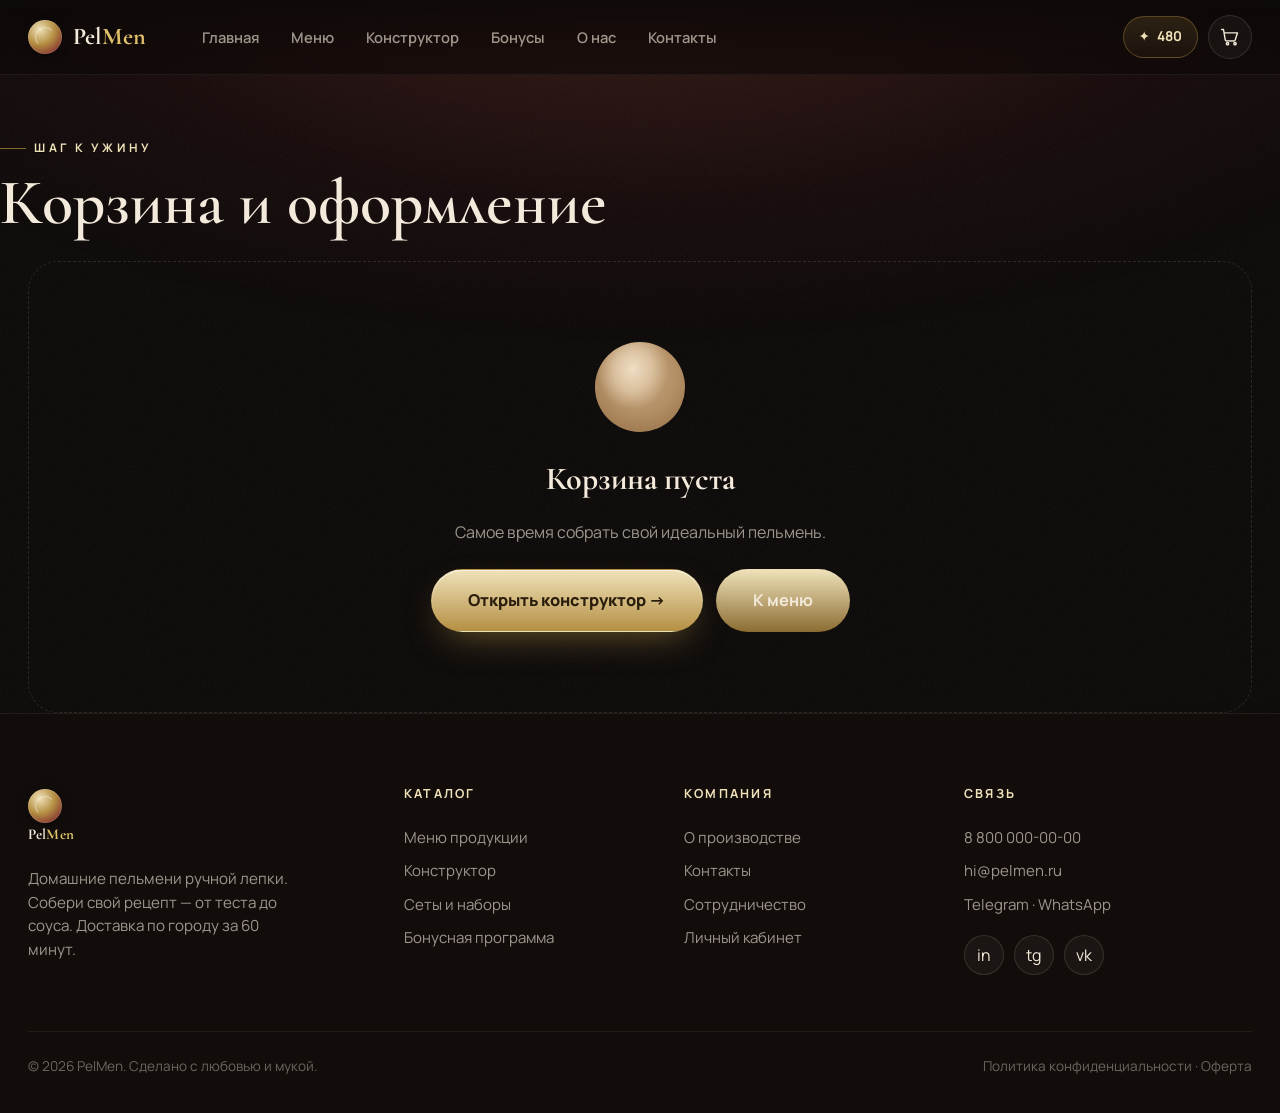
<file: sites/pelmeni/cart.html>
<!DOCTYPE html>
<html lang="ru">
<head>
<meta charset="UTF-8">
<meta name="viewport" content="width=device-width, initial-scale=1.0">
<title>Корзина и оформление — PelMen</title>
<link rel="stylesheet" href="styles/base.css">
<style>
  .page-head{ padding:56px 0 28px; }
  .page-head h1{ font-family:var(--serif); font-weight:600; font-size:clamp(2.4rem,5vw,4rem); line-height:.96; }
  .co-layout{ display:grid; grid-template-columns:1fr 400px; gap:34px; align-items:start; padding-bottom:90px; }

  /* cart items */
  .citem{ display:grid; grid-template-columns:96px 1fr auto; gap:18px; padding:20px; border:1px solid var(--line); border-radius:var(--r-lg); background:var(--ink-1); margin-bottom:14px; }
  .citem .thumb{ width:96px; height:96px; border-radius:var(--r); overflow:hidden; position:relative; }
  .citem .thumb .dumpling{ position:absolute; left:50%; top:54%; transform:translate(-50%,-50%); width:62%; aspect-ratio:1/.82; background:radial-gradient(40% 45% at 42% 30%, #f0ddc4, #d9bf9d 55%, #b9966c 100%); border-radius:60% 60% 52% 52%/70% 70% 48% 48%; box-shadow:inset 0 -8px 16px rgba(120,80,40,.4); }
  .citem .ci-title{ font-family:var(--serif); font-size:1.4rem; line-height:1.1; }
  .citem .ci-meta{ font-size:.84rem; color:var(--tx-dim); margin-top:5px; }
  .citem .ci-config{ display:flex; flex-wrap:wrap; gap:6px; margin-top:10px; }
  .citem .ci-config span{ font-size:.72rem; padding:3px 9px; border-radius:999px; background:var(--glass); border:1px solid var(--line); color:var(--tx-dim); }
  .citem .ci-right{ display:flex; flex-direction:column; align-items:flex-end; justify-content:space-between; gap:12px; }
  .citem .ci-price{ font-weight:800; font-size:1.15rem; white-space:nowrap; }
  .citem .remove{ background:none; border:none; color:var(--tx-faint); font-size:.82rem; }
  .citem .remove:hover{ color:var(--tomato); }
  .qty{ display:flex; align-items:center; gap:4px; background:var(--ink-2); border:1px solid var(--line); border-radius:999px; padding:3px; }
  .qty button{ width:30px; height:30px; border-radius:50%; border:none; background:var(--glass); color:var(--cream); font-size:1.1rem; line-height:1; }
  .qty button:hover{ background:var(--tomato); color:#fff; }
  .qty span{ min-width:26px; text-align:center; font-weight:800; }

  .empty{ text-align:center; padding:80px 20px; border:1px dashed var(--line); border-radius:var(--r-xl); }
  .empty .em-d{ width:90px; height:90px; margin:0 auto 22px; border-radius:50%; background:radial-gradient(40% 45% at 42% 30%, #f0ddc4, #d9bf9d 55%, #b9966c 100%); box-shadow:inset 0 -10px 20px rgba(120,80,40,.4); }

  /* summary */
  .summary{ position:sticky; top:96px; background:linear-gradient(180deg,var(--ink-2),var(--ink-1)); border:1px solid var(--line); border-radius:var(--r-xl); padding:26px; box-shadow:var(--shadow-2); }
  .sum-row{ display:flex; justify-content:space-between; align-items:center; padding:9px 0; font-size:.95rem; }
  .sum-row.muted{ color:var(--tx-dim); }
  .sum-row.total{ border-top:1px solid var(--line); margin-top:8px; padding-top:16px; font-size:1.05rem; }
  .sum-row.total b{ font-family:var(--serif); font-size:1.9rem; }
  .promo{ display:flex; gap:8px; margin:14px 0; }
  .promo .input{ flex:1; }

  .bonus-apply{ margin:16px 0; padding:16px; border-radius:var(--r); background:rgba(201,162,75,.08); border:1px solid rgba(201,162,75,.25); }
  .bonus-apply .ba-top{ display:flex; justify-content:space-between; align-items:center; }
  .bonus-apply label{ font-weight:700; color:var(--gold-soft); font-size:.92rem; }
  .switch{ position:relative; width:46px; height:26px; }
  .switch input{ display:none; }
  .switch .track{ position:absolute; inset:0; border-radius:999px; background:var(--ink-3); border:1px solid var(--line); transition:.2s; }
  .switch .track::after{ content:""; position:absolute; top:2px; left:2px; width:20px; height:20px; border-radius:50%; background:var(--cream); transition:.2s; }
  .switch input:checked + .track{ background:var(--gold); }
  .switch input:checked + .track::after{ transform:translateX(20px); }
  .ba-info{ font-size:.8rem; color:var(--tx-dim); margin-top:8px; }

  /* checkout form */
  .checkout{ margin-top:26px; }
  .checkout h2{ font-family:var(--serif); font-size:1.7rem; margin-bottom:18px; }
  .form-grid{ display:grid; grid-template-columns:1fr 1fr; gap:0 16px; }
  .form-grid .full{ grid-column:1/-1; }
  .seg{ display:flex; gap:8px; flex-wrap:wrap; margin-bottom:8px; }

  .success{ text-align:center; padding:70px 30px; }
  .success .ck{ width:84px; height:84px; border-radius:50%; background:linear-gradient(180deg,var(--gold-soft),var(--gold)); display:grid; place-items:center; margin:0 auto 24px; color:#231a10; font-size:2.4rem; }
  .success h2{ font-family:var(--serif); font-size:2.6rem; margin-bottom:14px; }

  @media (max-width:900px){ .co-layout{ grid-template-columns:1fr; } .summary{ position:static; } }
  @media (max-width:560px){ .form-grid{ grid-template-columns:1fr; } .citem{ grid-template-columns:72px 1fr; } .citem .ci-right{ grid-column:1/-1; flex-direction:row; align-items:center; } .citem .thumb{ width:72px; height:72px; } }
</style>
</head>
<body>
<div class="noise"></div>
<header data-nav></header>

<div class="wrap page-head">
  <span class="eyebrow">Шаг к ужину</span>
  <h1 style="margin-top:14px">Корзина и оформление</h1>
</div>

<div class="wrap">
  <div id="root"></div>
</div>

<footer data-footer></footer>

<script src="js/app.js"></script>
<script>
const root=document.getElementById('root');
const cfgLabels={flour:'Мука',doughColor:'Тесто',doughAdd:'Добавки',protein:'Начинка',addins:'В начинку',spice:'Специи',shape:'Форма',size:'Размер',cook:'Готовка',serve:'Подача',sauce:'Соус',persona:'Оформление',stamp:'Штамп',pack:'Упаковка'};
const state={ useBonus:false, promo:0, delivery:'courier' };

function configChips(cfg){
  if(!cfg) return '';
  const chips=[];
  Object.keys(cfg).forEach(k=>{
    let v=cfg[k]; if(Array.isArray(v)){ if(!v.length) return; v=v.join(', '); }
    if(!v) return;
    chips.push(`<span>${cfgLabels[k]||k}: ${v}</span>`);
  });
  return `<div class="ci-config">${chips.join('')}</div>`;
}

function render(){
  const cart=PelMen.store.cart;
  if(!cart.length){
    root.innerHTML=`<div class="empty"><div class="em-d"></div>
      <h2 style="font-family:var(--serif);font-size:2rem;margin-bottom:10px">Корзина пуста</h2>
      <p class="muted" style="margin-bottom:24px">Самое время собрать свой идеальный пельмень.</p>
      <a href="constructor.html" class="btn btn-primary btn-lg">Открыть конструктор →</a>
      <a href="menu.html" class="btn btn-ghost btn-lg" style="margin-left:10px">К меню</a></div>`;
    return;
  }
  const subtotal=PelMen.cartTotal();
  const delivery = subtotal>=1500?0:199;
  const maxBonus = Math.min(PelMen.store.bonus, Math.floor(subtotal*PelMen.MAX_PAY));
  const bonusUsed = state.useBonus?maxBonus:0;
  const promoCut = state.promo;
  const total = Math.max(0, subtotal + delivery - bonusUsed - promoCut);
  const earn = Math.round(total*PelMen.EARN);

  root.innerHTML=`
  <div class="co-layout">
    <div>
      <div id="items">${cart.map(it=>`
        <div class="citem" data-id="${it.id}">
          <div class="thumb"><div class="dumpling"></div></div>
          <div>
            <div class="ci-title">${it.title}</div>
            <div class="ci-meta">${it.meta||(it.kind==='custom'?'Собрано в конструкторе':'Готовый набор')}</div>
            ${configChips(it.config)}
          </div>
          <div class="ci-right">
            <div class="ci-price">${PelMen.money(it.price*it.qty)}</div>
            <div class="qty"><button data-q="-1">–</button><span>${it.qty}</span><button data-q="1">+</button></div>
            <button class="remove" data-remove>Удалить</button>
          </div>
        </div>`).join('')}
      </div>
      <a href="menu.html" class="btn btn-ghost btn-sm" style="margin-top:6px">← Продолжить выбор</a>

      <div class="checkout">
        <h2>Доставка и оплата</h2>
        <div class="seg">
          <button class="chip ${state.delivery==='courier'?'active':''}" data-del="courier">🛵 Курьером · 60 мин</button>
          <button class="chip ${state.delivery==='pickup'?'active':''}" data-del="pickup">🏠 Самовывоз</button>
        </div>
        <div class="form-grid" style="margin-top:14px">
          <div class="field"><label>Имя</label><input class="input" id="f-name" placeholder="Ваше имя"></div>
          <div class="field"><label>Телефон</label><input class="input" id="f-phone" placeholder="+7 ___ ___-__-__"></div>
          <div class="field full" id="addr-wrap"><label>Адрес доставки</label><input class="input" id="f-addr" placeholder="Улица, дом, квартира"></div>
          <div class="field"><label>Дата</label><input class="input" type="date" id="f-date"></div>
          <div class="field"><label>Время</label>
            <select class="select" id="f-time"><option>Как можно скорее</option><option>12:00–14:00</option><option>14:00–16:00</option><option>18:00–20:00</option><option>20:00–22:00</option></select>
          </div>
          <div class="field full"><label>Комментарий к заказу</label><textarea class="textarea" id="f-note" placeholder="Код домофона, пожелания к лепке…" style="min-height:90px"></textarea></div>
        </div>
        <div class="seg" style="margin-top:6px">
          <span class="muted" style="font-size:.85rem; align-self:center; margin-right:6px">Оплата:</span>
          <button class="chip active" data-pay="card">Картой онлайн</button>
          <button class="chip" data-pay="cash">При получении</button>
          <button class="chip" data-pay="sbp">СБП</button>
        </div>
      </div>
    </div>

    <aside class="summary">
      <h2 style="font-family:var(--serif);font-size:1.6rem;margin-bottom:12px">Ваш заказ</h2>
      <div class="sum-row muted"><span>Товары (${PelMen.cartCount()} шт.)</span><span>${PelMen.money(subtotal)}</span></div>
      <div class="sum-row muted"><span>Доставка</span><span>${delivery?PelMen.money(delivery):'Бесплатно'}</span></div>
      ${promoCut?`<div class="sum-row muted" style="color:var(--gold-soft)"><span>Промокод</span><span>−${PelMen.money(promoCut)}</span></div>`:''}
      ${bonusUsed?`<div class="sum-row muted" style="color:var(--gold-soft)"><span>Списано баллов</span><span>−${PelMen.money(bonusUsed)}</span></div>`:''}

      <div class="promo">
        <input class="input" id="promo" placeholder="Промокод (PELMEN10)">
        <button class="btn btn-ghost btn-sm" id="applyPromo">ОК</button>
      </div>

      <div class="bonus-apply">
        <div class="ba-top">
          <label>Списать баллы</label>
          <span class="switch"><input type="checkbox" id="useBonus" ${state.useBonus?'checked':''}><span class="track"></span></span>
        </div>
        <div class="ba-info">Доступно <b class="gold">${PelMen.fmt(PelMen.store.bonus)}</b> баллов. Можно оплатить до 30% — <b>${PelMen.fmt(maxBonus)}</b> ₽.</div>
      </div>

      <div class="sum-row total"><span>Итого</span><b>${PelMen.money(total)}</b></div>
      <div class="sum-row muted" style="color:var(--gold-soft); padding-top:0"><span>Начислим баллов</span><span>+${PelMen.fmt(earn)}</span></div>

      <button class="btn btn-primary btn-block btn-lg" id="placeOrder" style="margin-top:16px">Оформить за ${PelMen.money(total)}</button>
      <p class="faint" style="font-size:.78rem; text-align:center; margin-top:12px">Нажимая кнопку, вы соглашаетесь с условиями оферты</p>
    </aside>
  </div>`;

  wire(total, bonusUsed, earn);
}

function wire(total, bonusUsed, earn){
  document.querySelectorAll('.citem').forEach(el=>{
    const id=el.dataset.id;
    el.querySelector('.qty').addEventListener('click',e=>{ const b=e.target.closest('[data-q]'); if(!b)return;
      const it=PelMen.store.cart.find(x=>x.id===id); PelMen.setQty(id, it.qty+parseInt(b.dataset.q)); render(); });
    el.querySelector('[data-remove]').addEventListener('click',()=>{ PelMen.removeItem(id); render(); });
  });
  document.querySelectorAll('[data-del]').forEach(b=> b.addEventListener('click',()=>{ state.delivery=b.dataset.del; render();
    const aw=document.getElementById('addr-wrap'); }));
  document.querySelectorAll('[data-pay]').forEach(b=> b.addEventListener('click',()=>{ document.querySelectorAll('[data-pay]').forEach(x=>x.classList.remove('active')); b.classList.add('active'); }));
  const ub=document.getElementById('useBonus'); if(ub) ub.addEventListener('change',e=>{ state.useBonus=e.target.checked; render(); });
  const ap=document.getElementById('applyPromo'); if(ap) ap.addEventListener('click',()=>{
    const v=document.getElementById('promo').value.trim().toUpperCase();
    if(v==='PELMEN10'){ state.promo=Math.round(PelMen.cartTotal()*0.1); PelMen.toast('Промокод применён: −10%','gold'); render(); }
    else if(v){ PelMen.toast('Промокод не найден'); }
  });
  // hide address for pickup
  const aw=document.getElementById('addr-wrap'); if(aw) aw.style.display = state.delivery==='pickup'?'none':'';

  document.getElementById('placeOrder').addEventListener('click',()=>{
    const name=document.getElementById('f-name').value.trim();
    const phone=document.getElementById('f-phone').value.trim();
    if(!name||!phone){ PelMen.toast('Заполните имя и телефон'); document.getElementById(name?'f-phone':'f-name').focus(); return; }
    if(state.delivery==='courier' && !document.getElementById('f-addr').value.trim()){ PelMen.toast('Укажите адрес доставки'); return; }
    // award & deduct bonus
    PelMen.store.bonus = PelMen.store.bonus - bonusUsed + earn;
    PelMen.clearCart();
    showSuccess(name, total, earn);
  });
}

function showSuccess(name, total, earn){
  const num='PM-'+Math.floor(100000+Math.random()*900000);
  root.innerHTML=`<div class="success">
    <div class="ck">✓</div>
    <h2>Заказ принят!</h2>
    <p class="lead" style="max-width:46ch;margin:0 auto 8px">Спасибо, ${name}! Уже лепим ваши пельмени вручную. Номер заказа <b class="gold">${num}</b>.</p>
    <p class="muted" style="margin-bottom:6px">Сумма: <b>${PelMen.money(total)}</b> · начислено <b class="gold">+${PelMen.fmt(earn)}</b> баллов</p>
    <p class="faint" style="margin-bottom:30px">Мы позвоним для подтверждения в течение 5 минут.</p>
    <a href="menu.html" class="btn btn-primary btn-lg">Заказать ещё</a>
    <a href="bonus.html" class="btn btn-ghost btn-lg" style="margin-left:10px">Мои баллы</a>
  </div>`;
}

render();
</script>
</body>
</html>
</file>
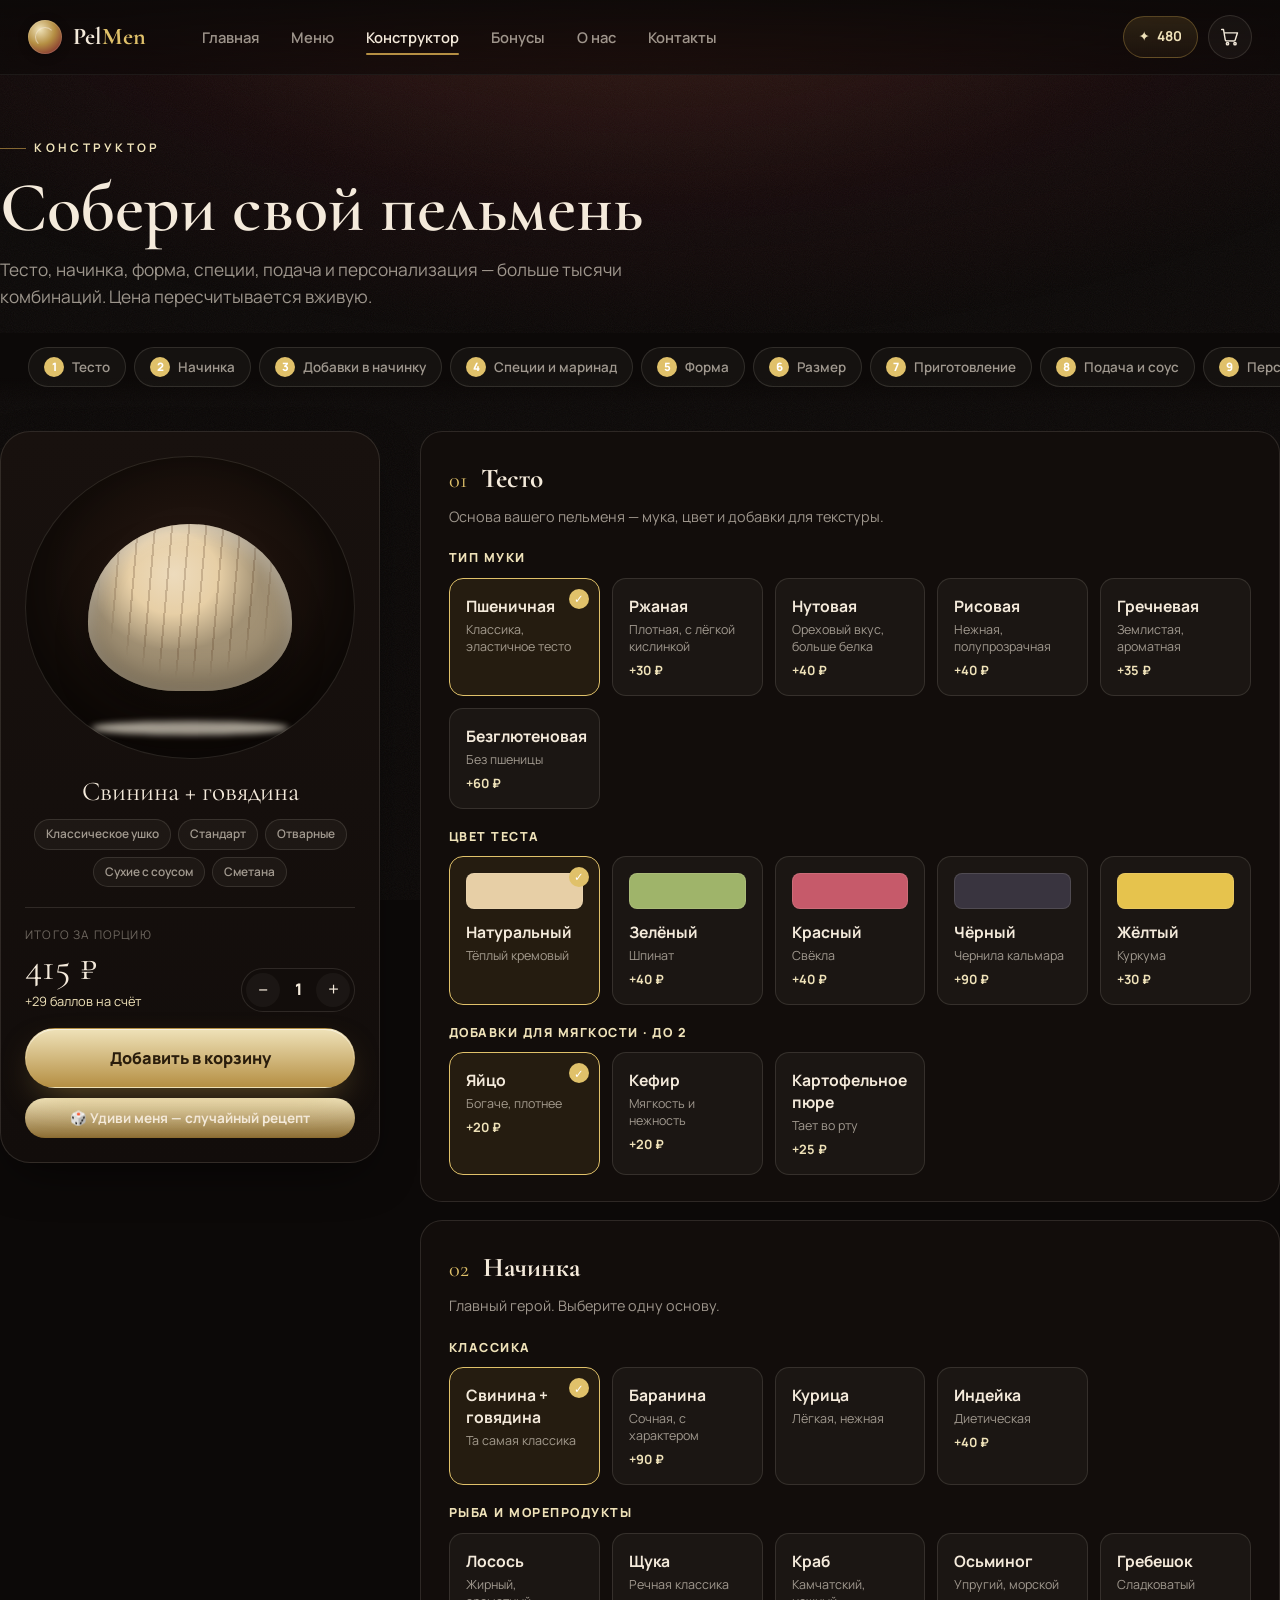
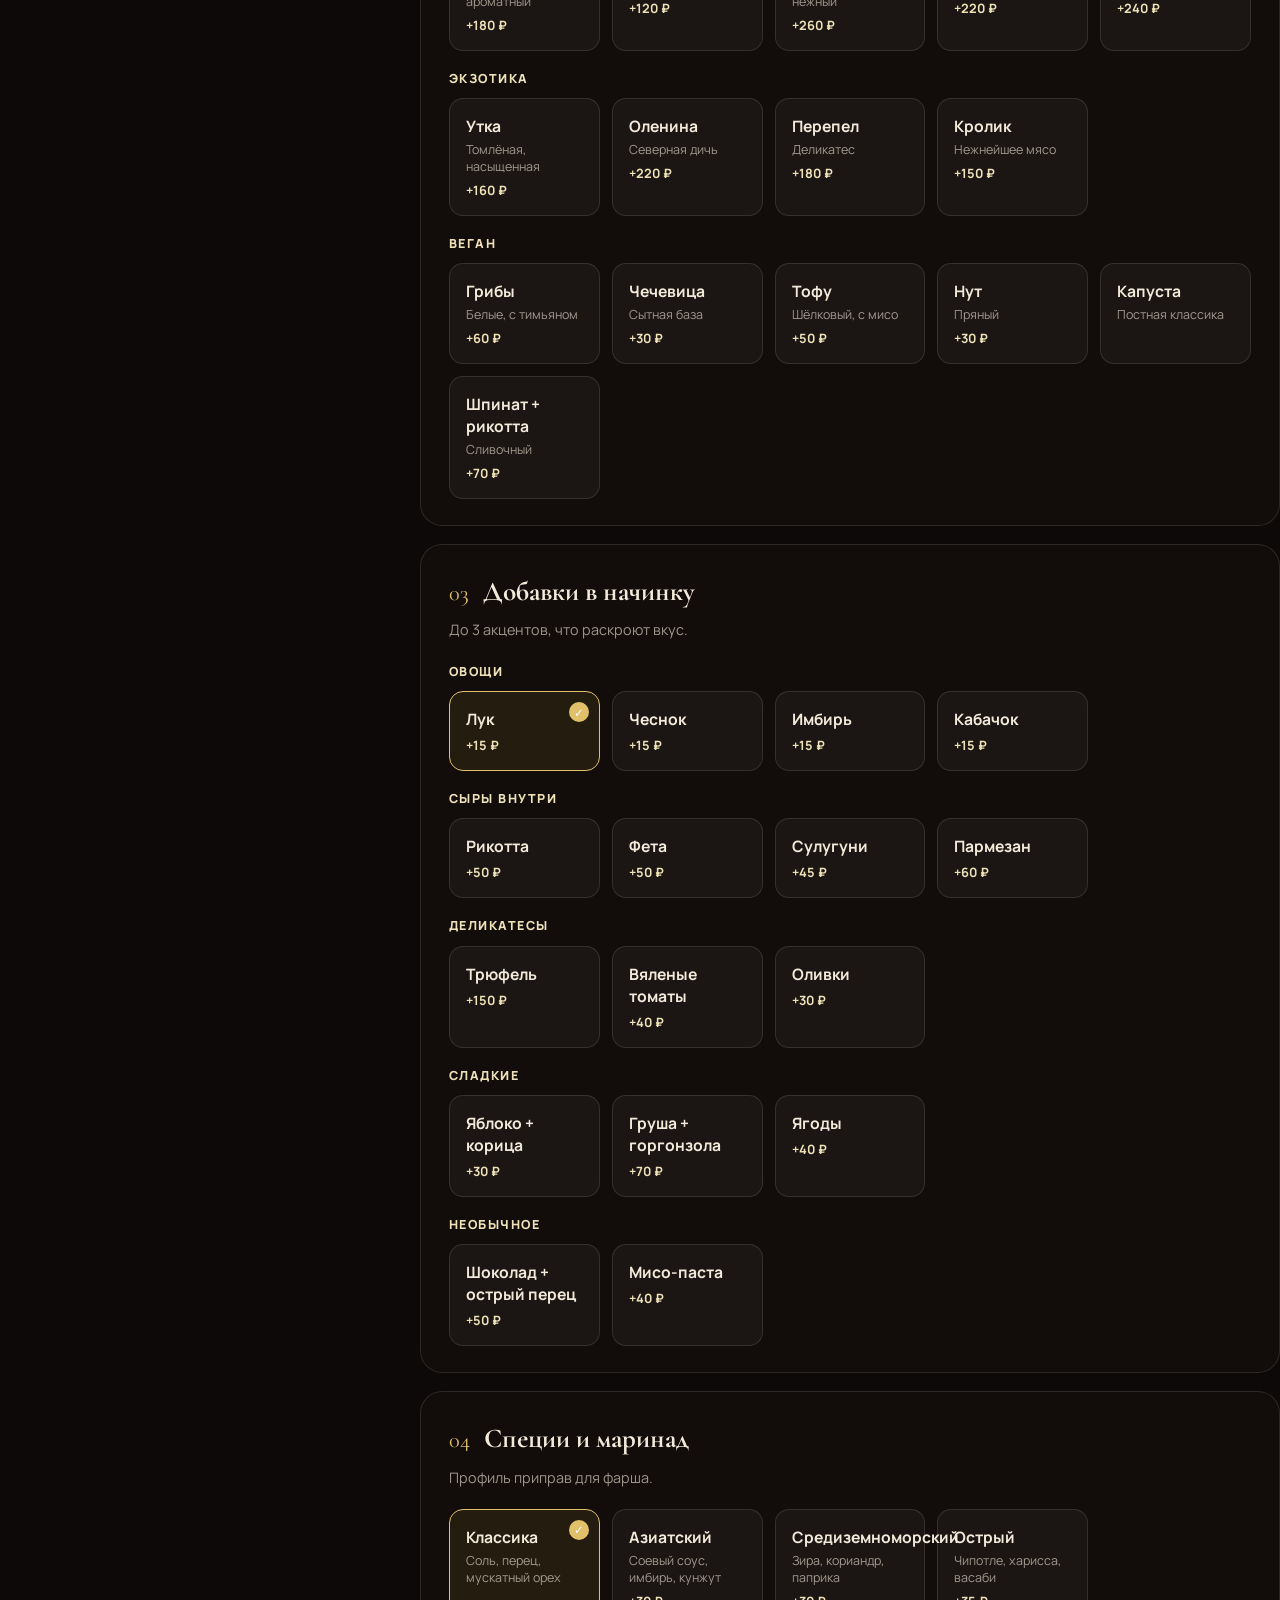
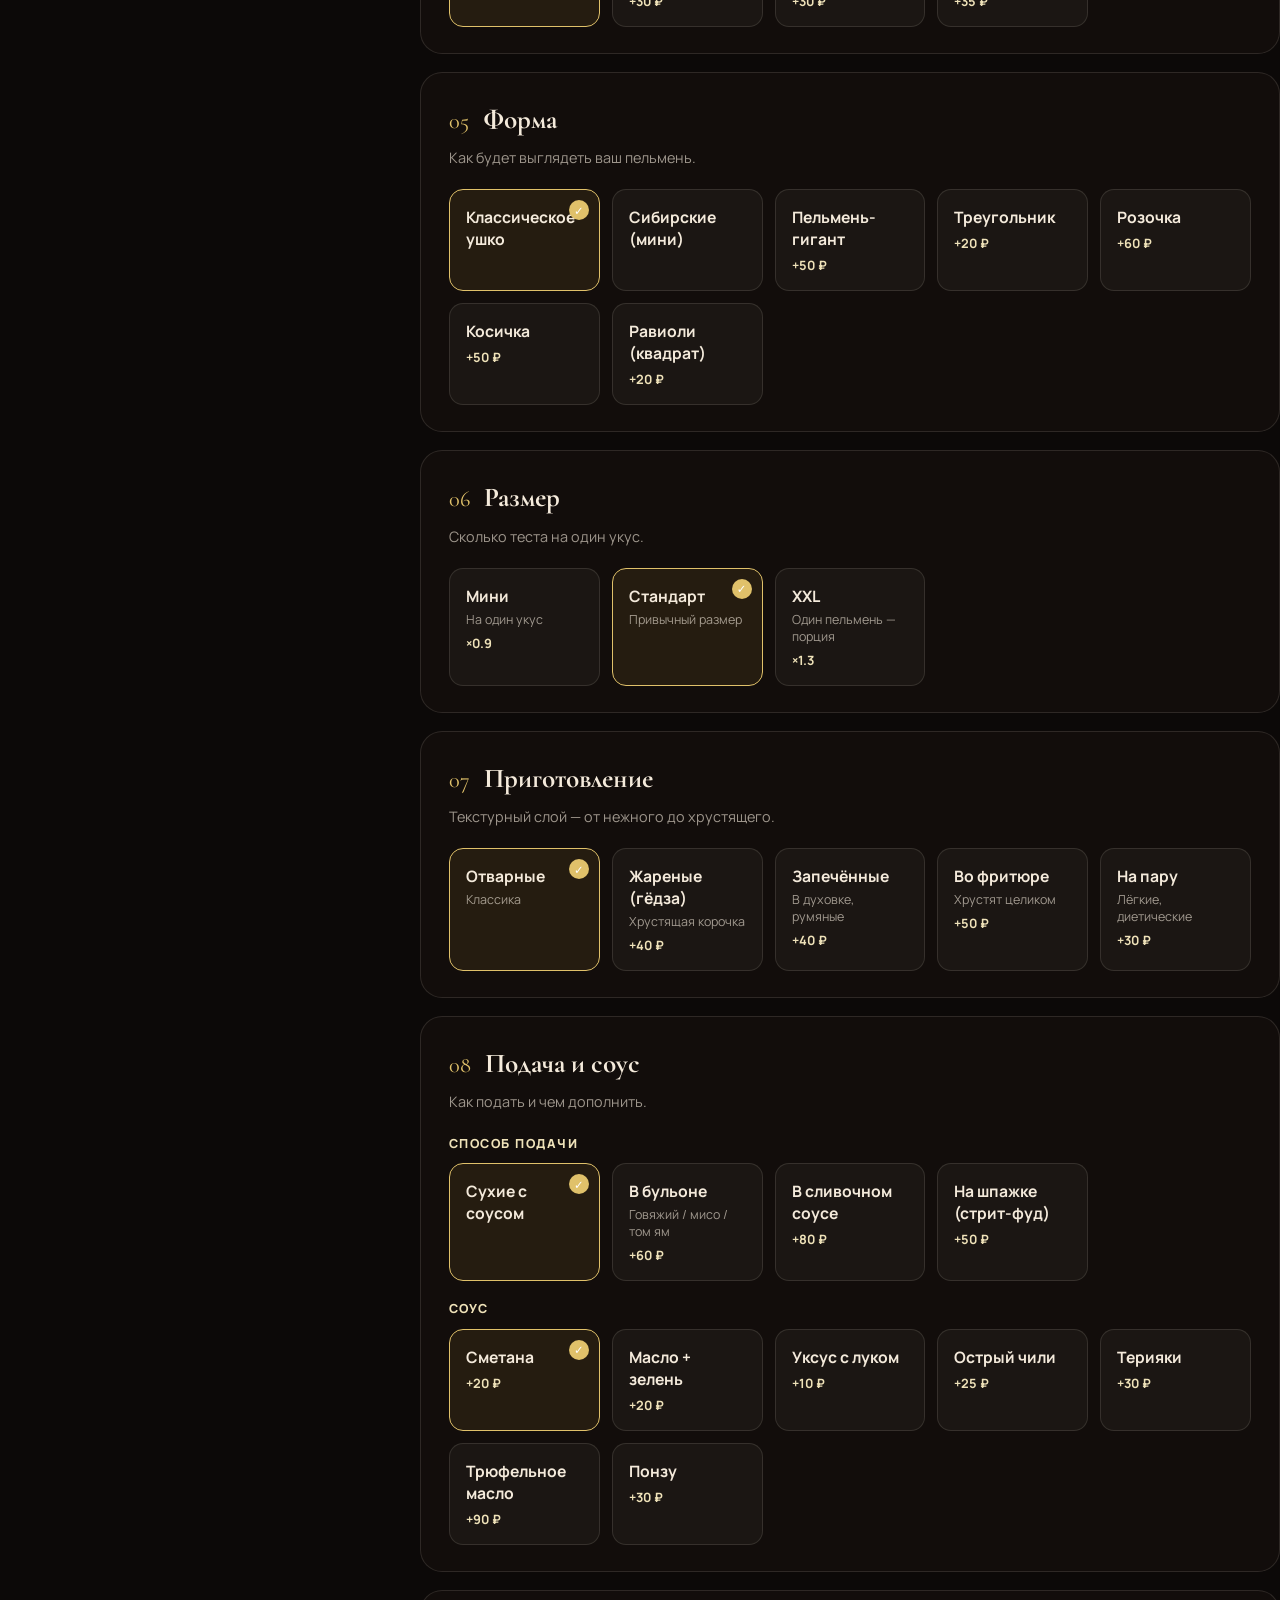
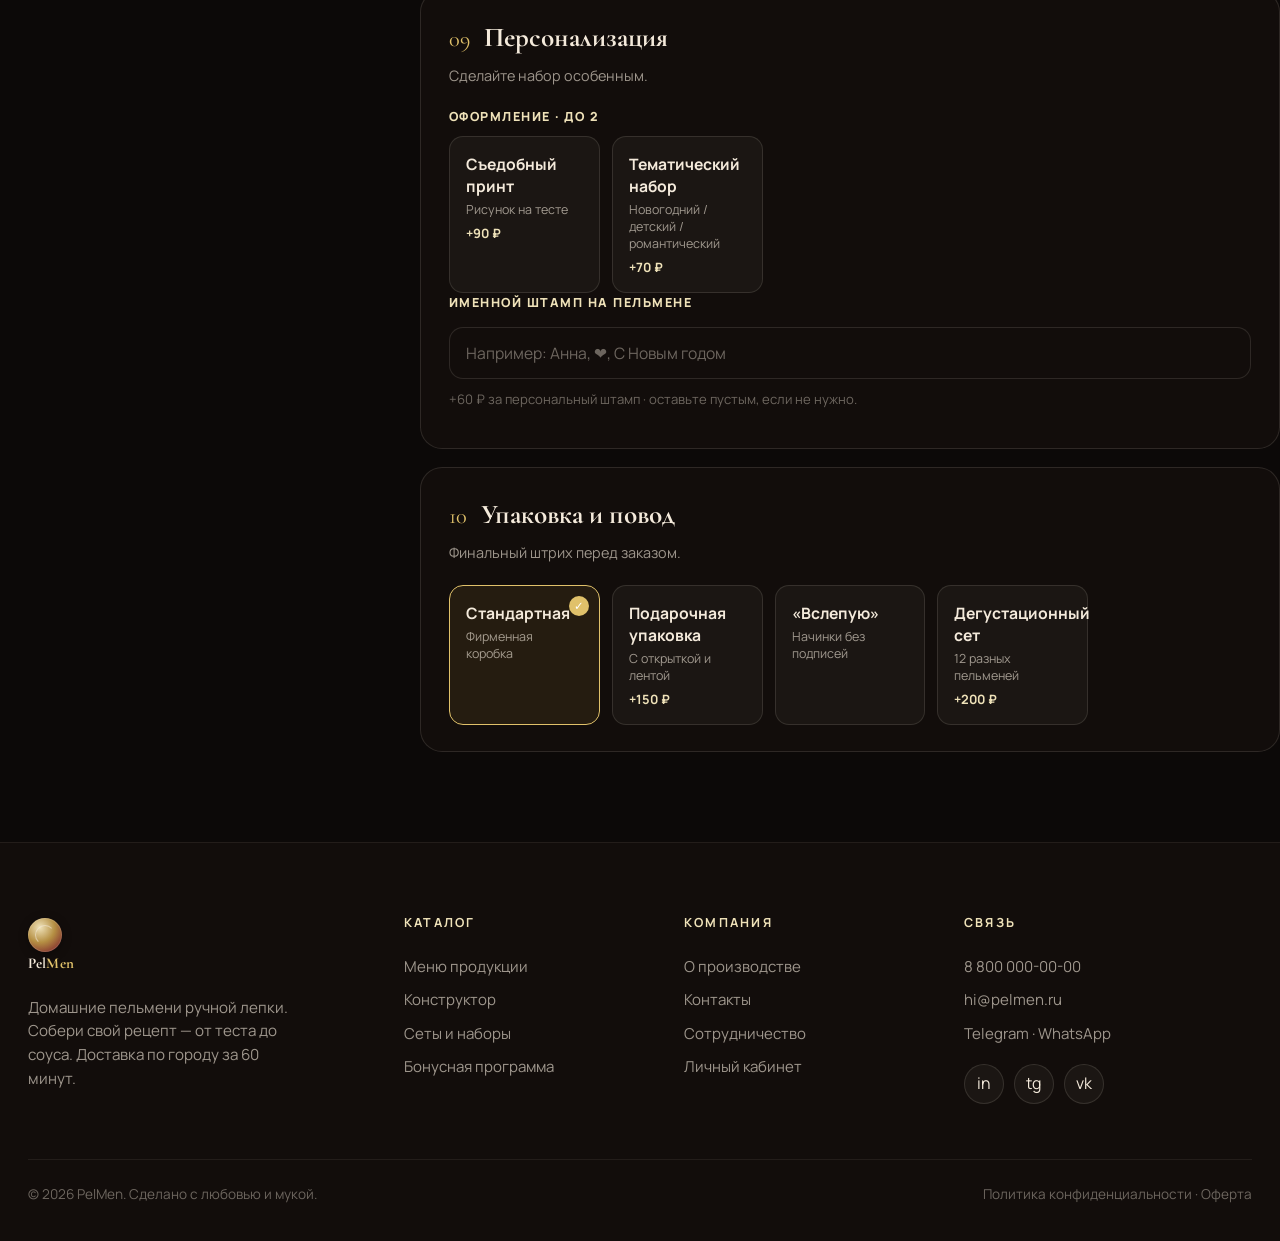
<file: sites/pelmeni/constructor.html>
<!DOCTYPE html>
<html lang="ru">
<head>
<meta charset="UTF-8">
<meta name="viewport" content="width=device-width, initial-scale=1.0">
<title>Конструктор пельменей — PelMen</title>
<link rel="stylesheet" href="styles/base.css">
<link rel="stylesheet" href="styles/constructor.css">
</head>
<body>
<div class="noise"></div>
<header data-nav></header>

<div class="wrap ct-head">
  <div>
    <span class="eyebrow">Конструктор</span>
    <h1>Собери свой пельмень</h1>
    <p>Тесто, начинка, форма, специи, подача и персонализация — больше тысячи комбинаций. Цена пересчитывается вживую.</p>
  </div>
</div>

<!-- step nav -->
<div class="step-nav" id="stepNav"></div>

<div class="wrap ct-layout">
  <!-- ======== LEFT: live preview ======== -->
  <aside class="preview" id="preview">
    <div class="preview-card">
      <div class="plate">
        <div class="big-dumpling" id="dumpling">
          <span class="stamp" id="stamp"></span>
        </div>
        <div class="sauce-pool" id="saucePool"></div>
      </div>
      <div class="pv-name" id="pvName">Безымянный пельмень</div>
      <div class="pv-tags" id="pvTags"></div>
      <div class="pv-foot">
        <div>
          <div class="pv-label">Итого за порцию</div>
          <div class="pv-price" id="pvPrice">—</div>
          <div class="pv-bonus" id="pvBonus"></div>
        </div>
        <div class="qty" id="qty">
          <button data-q="-1">–</button><span id="qtyVal">1</span><button data-q="1">+</button>
        </div>
      </div>
      <button class="btn btn-primary btn-block btn-lg" id="addBtn" style="margin-top:16px">Добавить в корзину</button>
      <button class="btn btn-ghost btn-block btn-sm" id="randomBtn" style="margin-top:10px">🎲 Удиви меня — случайный рецепт</button>
    </div>
  </aside>

  <!-- ======== RIGHT: steps ======== -->
  <main class="steps" id="steps"></main>
</div>

<footer data-footer></footer>

<script src="js/app.js"></script>
<script src="js/constructor-data.js"></script>
<script src="js/constructor.js"></script>
</body>
</html>
</file>
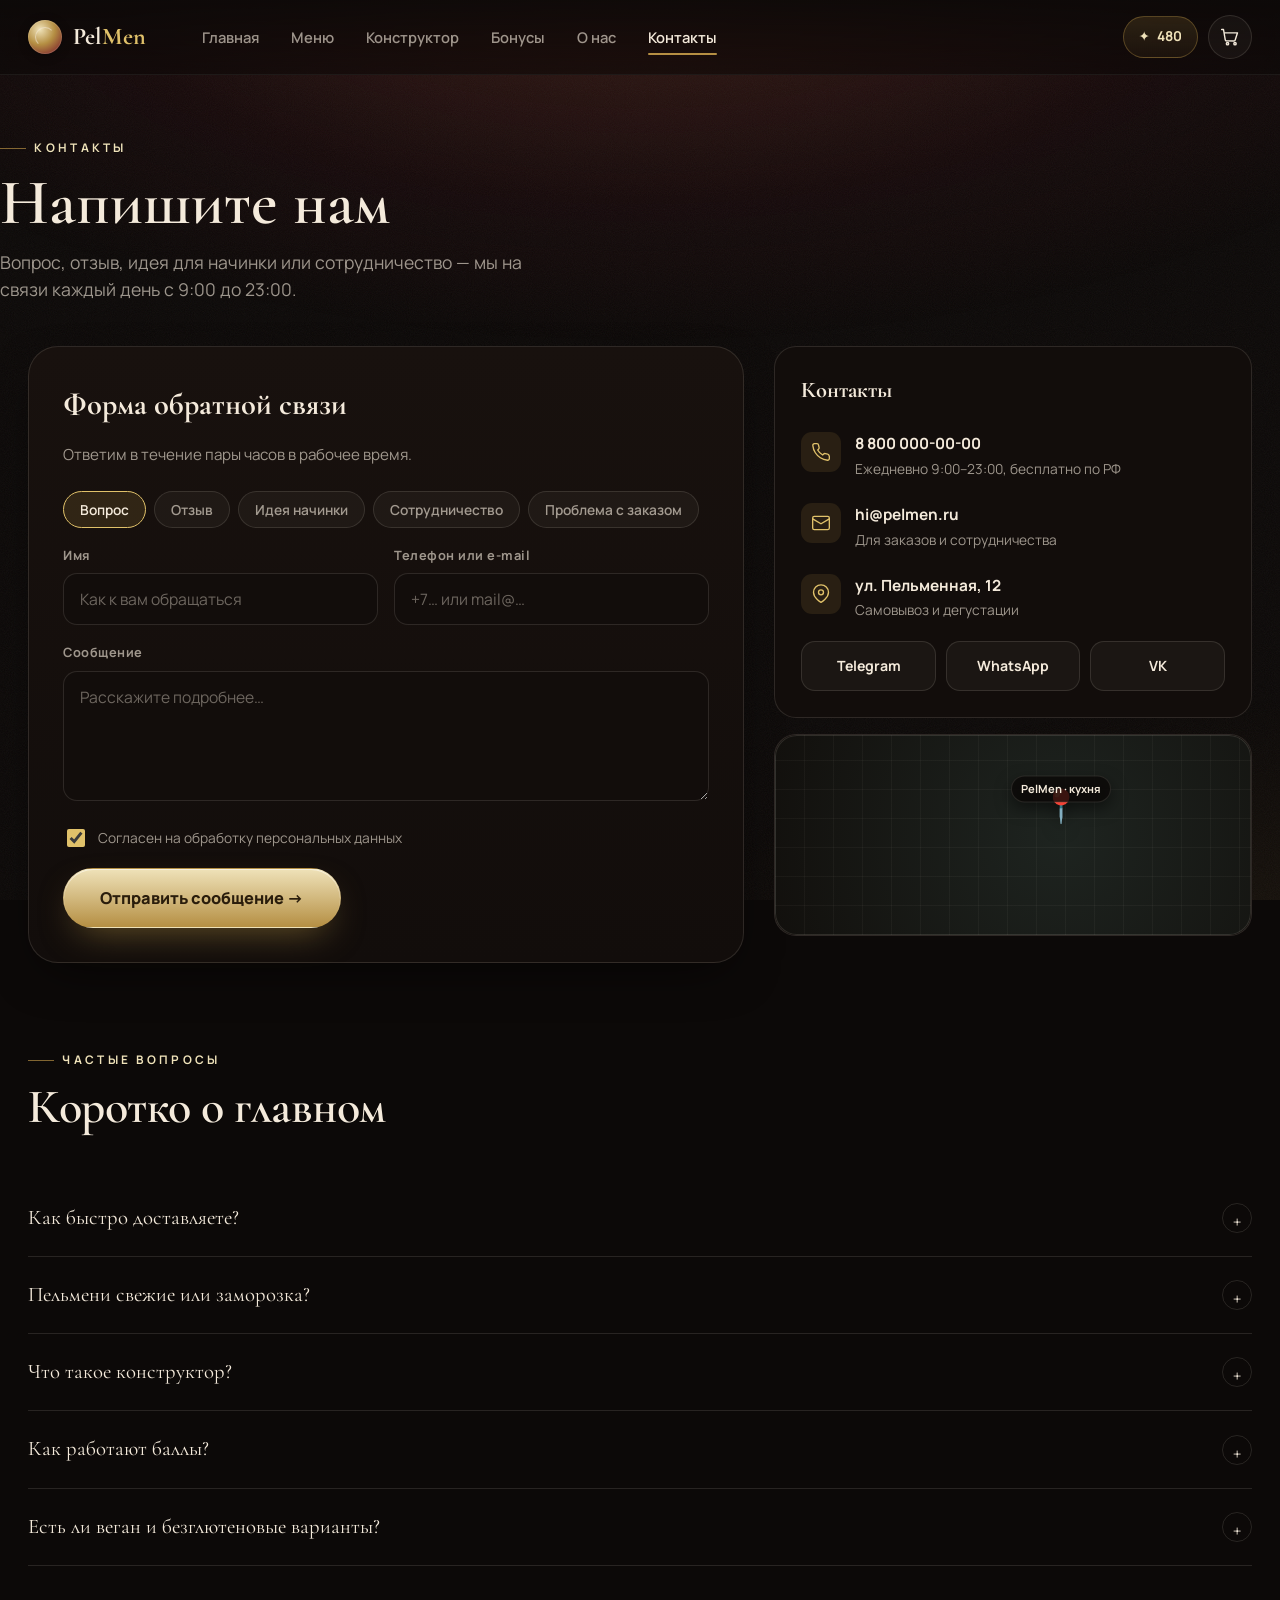
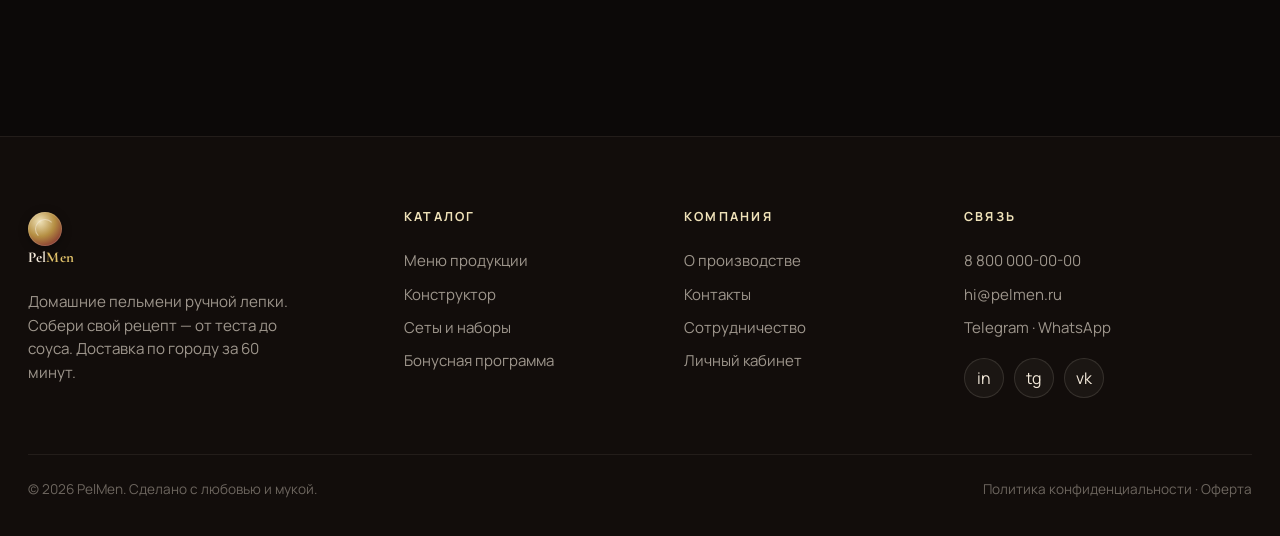
<file: sites/pelmeni/contact.html>
<!DOCTYPE html>
<html lang="ru">
<head>
<meta charset="UTF-8">
<meta name="viewport" content="width=device-width, initial-scale=1.0">
<title>Контакты и обратная связь — PelMen</title>
<link rel="stylesheet" href="styles/base.css">
<style>
  .page-head{ padding:56px 0 8px; }
  .page-head h1{ font-family:var(--serif); font-weight:600; font-size:clamp(2.4rem,5vw,4rem); line-height:.96; }
  .page-head p{ font-size:1.1rem; color:var(--tx-dim); max-width:52ch; margin:16px 0 0; }

  .contact-layout{ display:grid; grid-template-columns:1.2fr .8fr; gap:30px; padding:34px 0 60px; align-items:start; }

  .form-card{ background:linear-gradient(180deg,var(--ink-2),var(--ink-1)); border:1px solid var(--line); border-radius:var(--r-xl); padding:34px; box-shadow:var(--shadow-2); }
  .form-card h2{ font-family:var(--serif); font-size:1.9rem; margin-bottom:6px; }
  .form-card .fc-sub{ color:var(--tx-dim); margin-bottom:24px; font-size:.95rem; }
  .form-grid{ display:grid; grid-template-columns:1fr 1fr; gap:0 16px; }
  .form-grid .full{ grid-column:1/-1; }
  .topic-seg{ display:flex; gap:8px; flex-wrap:wrap; margin-bottom:6px; }

  .info-card{ background:var(--ink-1); border:1px solid var(--line); border-radius:var(--r-lg); padding:26px; margin-bottom:16px; }
  .info-card h3{ font-family:var(--serif); font-size:1.4rem; margin-bottom:14px; }
  .info-row{ display:flex; gap:14px; align-items:flex-start; padding:11px 0; }
  .info-row .ic{ width:40px; height:40px; flex:none; border-radius:11px; background:rgba(201,162,75,.12); color:var(--tomato); display:grid; place-items:center; }
  .info-row b{ display:block; font-size:.96rem; }
  .info-row span{ font-size:.86rem; color:var(--tx-dim); }
  .channels{ display:flex; gap:10px; margin-top:8px; }
  .channels a{ flex:1; text-align:center; padding:13px; border-radius:var(--r); background:var(--glass); border:1px solid var(--line); font-weight:700; font-size:.88rem; transition:.2s; }
  .channels a:hover{ border-color:var(--gold-soft); background:var(--glass-2); }

  .map{ height:200px; border-radius:var(--r-lg); border:1px solid var(--line); position:relative; overflow:hidden; background:
      repeating-linear-gradient(0deg,transparent 0 28px, rgba(244,234,219,.04) 28px 29px),
      repeating-linear-gradient(90deg,transparent 0 28px, rgba(244,234,219,.04) 28px 29px),
      radial-gradient(circle at 60% 50%, #1e2420, #12100d); }
  .map .pin{ position:absolute; left:60%; top:48%; transform:translate(-50%,-100%); color:var(--tomato); font-size:2rem; filter:drop-shadow(0 6px 8px rgba(0,0,0,.6)); }
  .map .pin::after{ content:"PelMen · кухня"; position:absolute; left:50%; top:-6px; transform:translateX(-50%); white-space:nowrap; font-size:.7rem; font-weight:700; color:var(--cream); background:rgba(12,9,8,.8); padding:4px 9px; border-radius:999px; border:1px solid var(--line); }

  .faq{ padding:20px 0 90px; }
  .faq-item{ border-bottom:1px solid var(--line); }
  .faq-q{ display:flex; justify-content:space-between; align-items:center; gap:16px; padding:22px 0; cursor:pointer; font-family:var(--serif); font-size:1.3rem; }
  .faq-q .pm{ flex:none; width:30px; height:30px; border-radius:50%; border:1px solid var(--line); display:grid; place-items:center; transition:.3s; }
  .faq-a{ max-height:0; overflow:hidden; transition:max-height .35s ease; color:var(--tx-dim); }
  .faq-a p{ padding:0 0 22px; max-width:70ch; margin:0; }
  .faq-item.open .pm{ transform:rotate(45deg); background:var(--tomato); border-color:var(--tomato); color:#fff; }

  .success-card{ text-align:center; padding:50px 30px; }
  .success-card .ck{ width:74px; height:74px; border-radius:50%; background:linear-gradient(180deg,var(--gold-soft),var(--gold)); display:grid; place-items:center; margin:0 auto 20px; color:#231a10; font-size:2rem; }

  @media (max-width:900px){ .contact-layout{ grid-template-columns:1fr; } }
  @media (max-width:560px){ .form-grid{ grid-template-columns:1fr; } }
</style>
</head>
<body>
<div class="noise"></div>
<header data-nav></header>

<div class="wrap page-head">
  <span class="eyebrow">Контакты</span>
  <h1 style="margin-top:14px">Напишите нам</h1>
  <p>Вопрос, отзыв, идея для начинки или сотрудничество — мы на связи каждый день с 9:00 до 23:00.</p>
</div>

<div class="wrap">
  <div class="contact-layout">
    <div class="form-card" id="formCard">
      <h2>Форма обратной связи</h2>
      <p class="fc-sub">Ответим в течение пары часов в рабочее время.</p>
      <div class="topic-seg" id="topics">
        <button class="chip active" data-topic="Вопрос">Вопрос</button>
        <button class="chip" data-topic="Отзыв">Отзыв</button>
        <button class="chip" data-topic="Идея начинки">Идея начинки</button>
        <button class="chip" data-topic="Сотрудничество">Сотрудничество</button>
        <button class="chip" data-topic="Проблема с заказом">Проблема с заказом</button>
      </div>
      <div class="form-grid" style="margin-top:18px">
        <div class="field"><label>Имя</label><input class="input" id="c-name" placeholder="Как к вам обращаться"></div>
        <div class="field"><label>Телефон или e-mail</label><input class="input" id="c-contact" placeholder="+7… или mail@…"></div>
        <div class="field full"><label>Сообщение</label><textarea class="textarea" id="c-msg" placeholder="Расскажите подробнее…"></textarea></div>
        <label class="full" style="display:flex; gap:10px; align-items:center; font-size:.86rem; color:var(--tx-dim); margin-bottom:18px">
          <input type="checkbox" id="c-agree" checked style="width:18px;height:18px;accent-color:var(--tomato)">
          Согласен на обработку персональных данных
        </label>
      </div>
      <button class="btn btn-primary btn-lg" id="sendBtn">Отправить сообщение →</button>
    </div>

    <div>
      <div class="info-card">
        <h3>Контакты</h3>
        <div class="info-row"><span class="ic"><svg width="20" height="20" viewBox="0 0 24 24" fill="none" stroke="currentColor" stroke-width="1.6"><path d="M22 16.9v3a2 2 0 0 1-2.2 2 19.8 19.8 0 0 1-8.6-3 19.5 19.5 0 0 1-6-6 19.8 19.8 0 0 1-3-8.6A2 2 0 0 1 4.1 2h3a2 2 0 0 1 2 1.7c.1.9.3 1.8.6 2.6a2 2 0 0 1-.5 2.1L8 9.6a16 16 0 0 0 6 6l1.2-1.2a2 2 0 0 1 2.1-.5c.8.3 1.7.5 2.6.6a2 2 0 0 1 1.7 2Z"/></svg></span><div><b>8 800 000-00-00</b><span>Ежедневно 9:00–23:00, бесплатно по РФ</span></div></div>
        <div class="info-row"><span class="ic"><svg width="20" height="20" viewBox="0 0 24 24" fill="none" stroke="currentColor" stroke-width="1.6"><rect x="2" y="4" width="20" height="16" rx="2"/><path d="m2 7 10 6 10-6"/></svg></span><div><b>hi@pelmen.ru</b><span>Для заказов и сотрудничества</span></div></div>
        <div class="info-row"><span class="ic"><svg width="20" height="20" viewBox="0 0 24 24" fill="none" stroke="currentColor" stroke-width="1.6"><path d="M21 10c0 7-9 12-9 12s-9-5-9-12a9 9 0 0 1 18 0Z"/><circle cx="12" cy="10" r="3"/></svg></span><div><b>ул. Пельменная, 12</b><span>Самовывоз и дегустации</span></div></div>
        <div class="channels">
          <a href="#">Telegram</a><a href="#">WhatsApp</a><a href="#">VK</a>
        </div>
      </div>
      <div class="info-card" style="padding:0; overflow:hidden">
        <div class="map"><div class="pin">📍</div></div>
      </div>
    </div>
  </div>
</div>

<section class="section tight" style="padding-top:20px">
  <div class="wrap">
    <span class="eyebrow">Частые вопросы</span>
    <h2 class="display" style="font-size:clamp(2rem,4vw,3rem); margin:14px 0 30px">Коротко о главном</h2>
    <div class="faq">
      <div class="faq-item"><div class="faq-q">Как быстро доставляете?<span class="pm">+</span></div><div class="faq-a"><p>Лепим под заказ и привозим курьером за 60 минут по городу. Доставка бесплатна от 1 500 ₽, иначе 199 ₽. Можно выбрать удобный интервал на день вперёд.</p></div></div>
      <div class="faq-item"><div class="faq-q">Пельмени свежие или заморозка?<span class="pm">+</span></div><div class="faq-a"><p>Мы лепим вручную после оформления заказа и привозим сырыми и свежими — вы варите дома. По желанию можем приготовить и доставить горячими.</p></div></div>
      <div class="faq-item"><div class="faq-q">Что такое конструктор?<span class="pm">+</span></div><div class="faq-a"><p>Это инструмент, где вы сами выбираете тесто, начинку, специи, форму, способ приготовления, подачу и даже именной штамп. Цена пересчитывается вживую.</p></div></div>
      <div class="faq-item"><div class="faq-q">Как работают баллы?<span class="pm">+</span></div><div class="faq-a"><p>Возвращаем 7–12% баллами с каждого заказа в зависимости от уровня в клубе. Накопленными баллами можно оплатить до 30% следующего заказа.</p></div></div>
      <div class="faq-item"><div class="faq-q">Есть ли веган и безглютеновые варианты?<span class="pm">+</span></div><div class="faq-a"><p>Да. В меню и конструкторе есть растительные начинки (грибы, тофу, чечевица, шпинат) и безглютеновое тесто.</p></div></div>
    </div>
  </div>
</section>

<footer data-footer></footer>

<script src="js/app.js"></script>
<script>
  let topic='Вопрос';
  document.getElementById('topics').addEventListener('click',e=>{ const b=e.target.closest('[data-topic]'); if(!b)return;
    topic=b.dataset.topic; document.querySelectorAll('#topics .chip').forEach(c=>c.classList.toggle('active',c===b)); });
  document.getElementById('sendBtn').addEventListener('click',()=>{
    const name=document.getElementById('c-name').value.trim();
    const contact=document.getElementById('c-contact').value.trim();
    const msg=document.getElementById('c-msg').value.trim();
    if(!name||!contact||!msg){ PelMen.toast('Заполните имя, контакт и сообщение'); return; }
    if(!document.getElementById('c-agree').checked){ PelMen.toast('Подтвердите согласие на обработку данных'); return; }
    document.getElementById('formCard').innerHTML=`<div class="success-card">
      <div class="ck">✓</div>
      <h2 style="font-family:var(--serif);font-size:2.2rem;margin-bottom:10px">Сообщение отправлено!</h2>
      <p class="lead">Спасибо, ${name}. Тема: «${topic}». Мы ответим на ${contact} в ближайшее время.</p>
      <a href="menu.html" class="btn btn-ghost btn-lg" style="margin-top:22px">Вернуться к меню</a>
    </div>`;
    PelMen.toast('Спасибо за обращение! ✦','gold');
  });
  // FAQ accordion
  document.querySelectorAll('.faq-item').forEach(item=>{
    item.querySelector('.faq-q').addEventListener('click',()=>{
      const open=item.classList.contains('open');
      document.querySelectorAll('.faq-item').forEach(i=>{ i.classList.remove('open'); i.querySelector('.faq-a').style.maxHeight=null; });
      if(!open){ item.classList.add('open'); const a=item.querySelector('.faq-a'); a.style.maxHeight=a.scrollHeight+'px'; }
    });
  });
</script>
</body>
</html>
</file>
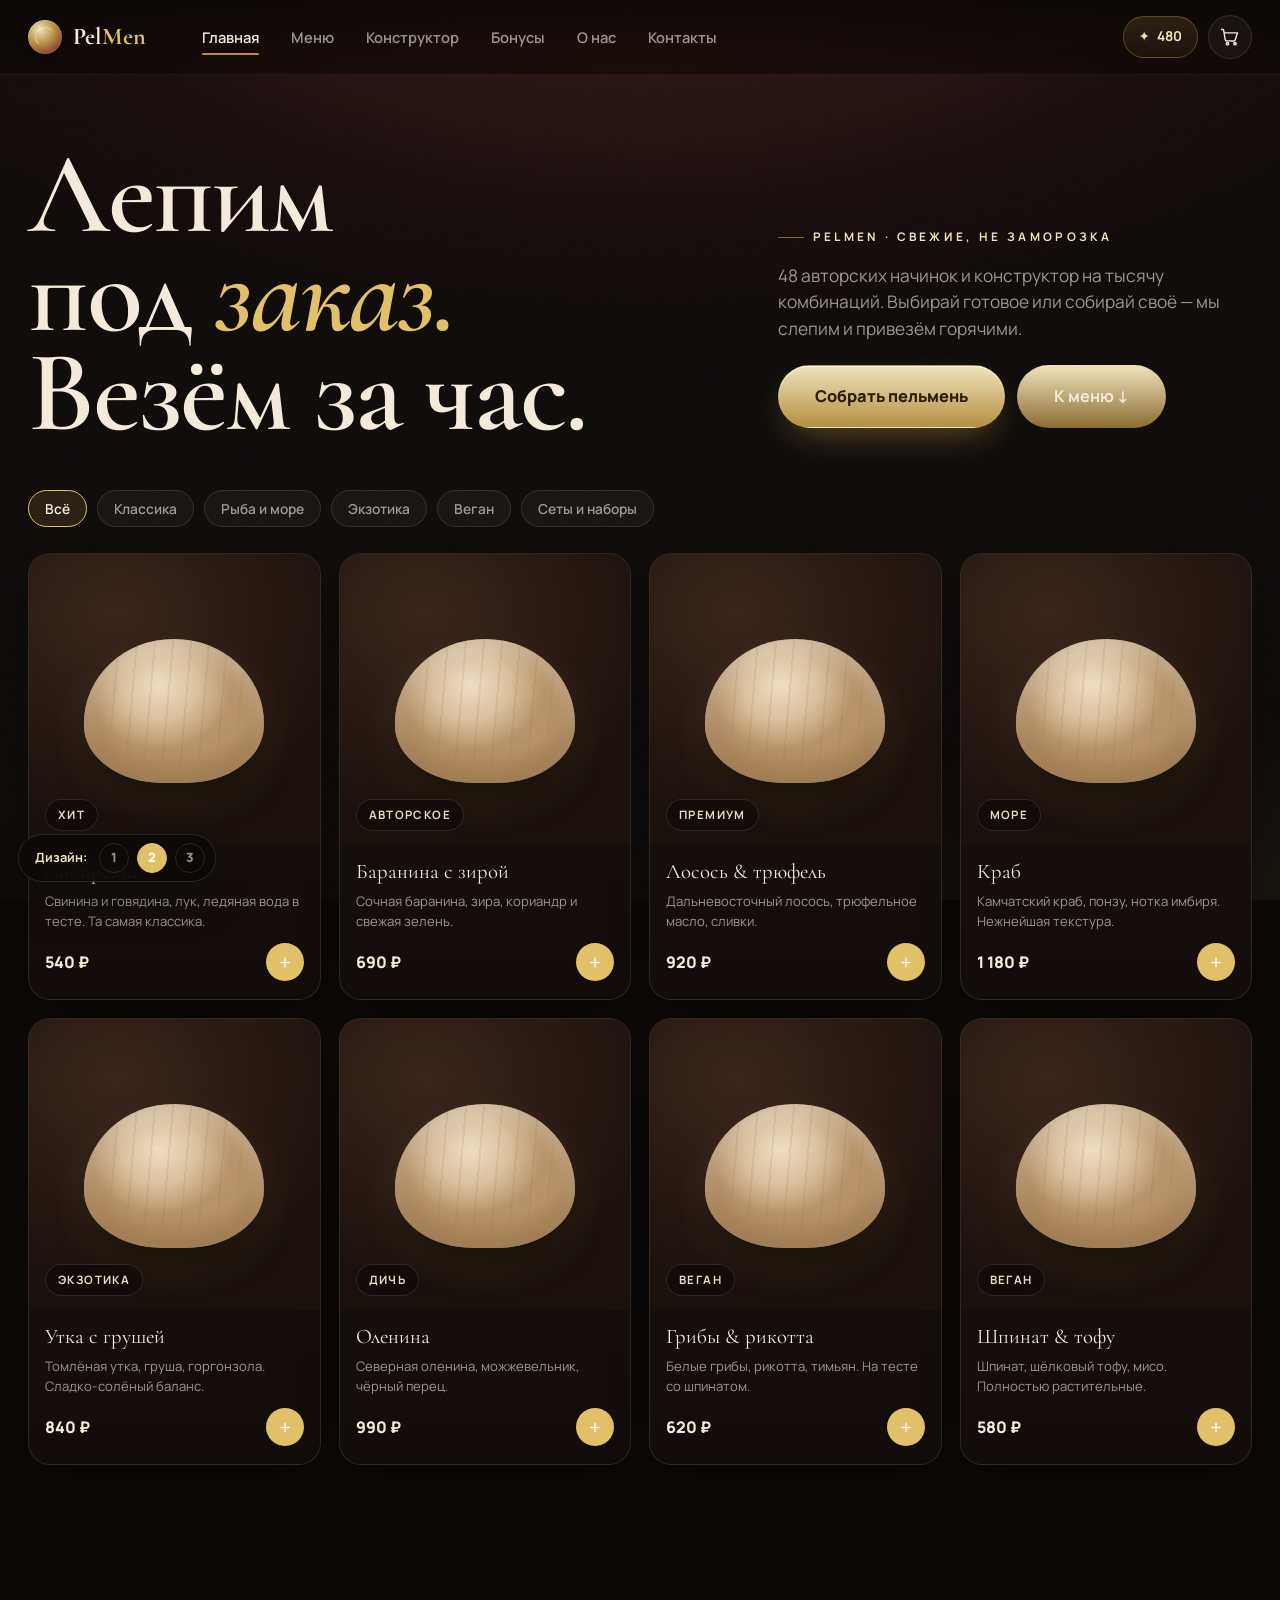
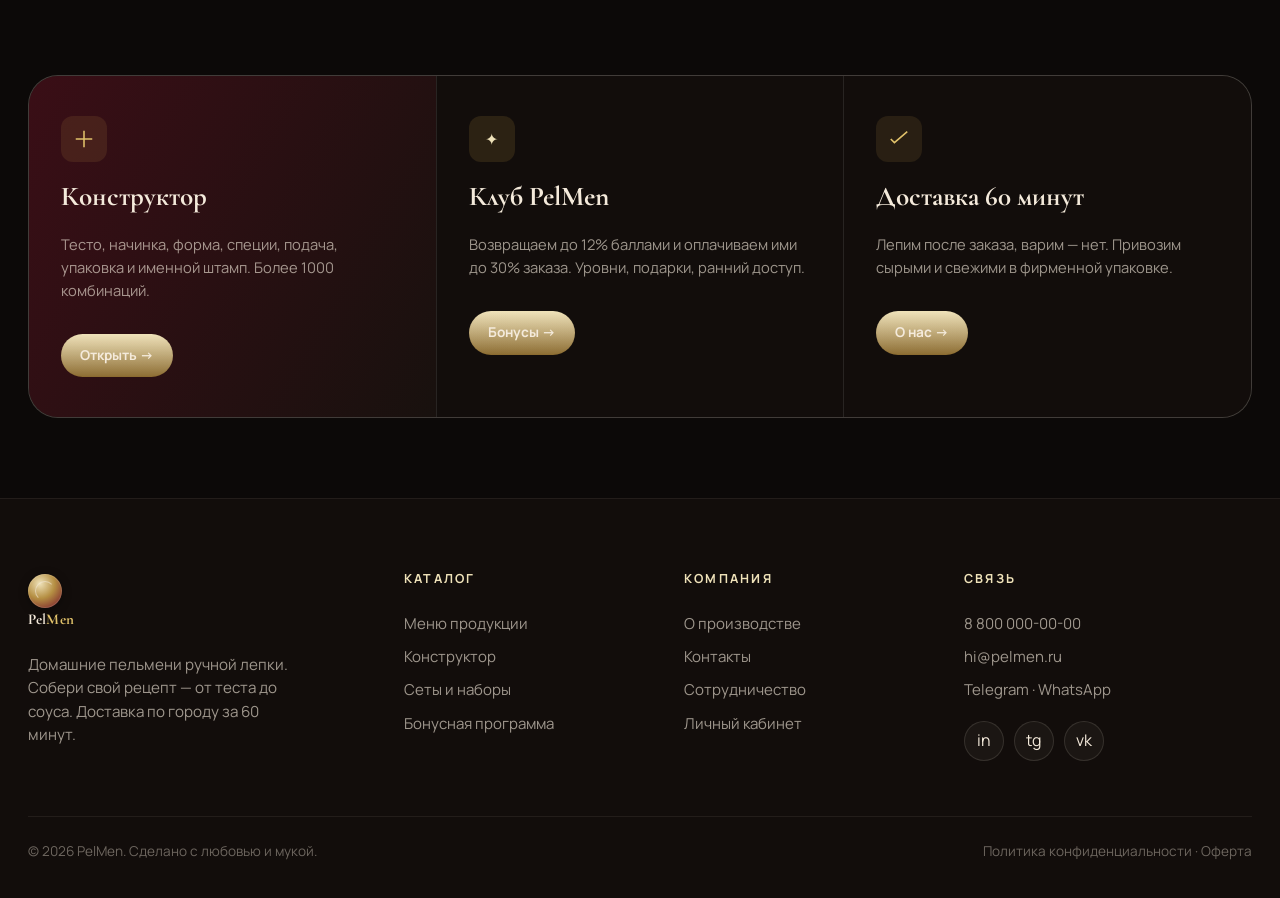
<file: sites/pelmeni/home-2.html>
<!DOCTYPE html>
<html lang="ru">
<head>
<meta charset="UTF-8">
<meta name="viewport" content="width=device-width, initial-scale=1.0">
<title>PelMen — направление 2 · меню-первый</title>
<link rel="stylesheet" href="styles/base.css">
<style>
  /* Direction 2: bold typographic + menu-first */
  .hero2{ padding:70px 0 50px; }
  .hero2-top{ display:grid; grid-template-columns:1.5fr 1fr; gap:40px; align-items:end; }
  .hero2 h1{ font-family:var(--serif); font-weight:600; font-size:clamp(3.4rem,9vw,8rem); line-height:.86; letter-spacing:-.02em; }
  .hero2 h1 em{ font-style:italic; color:var(--tomato); }
  .hero2-right{ padding-bottom:14px; }
  .hero2-right p{ font-size:1.08rem; color:var(--tx-dim); margin:0 0 22px; }
  .hero2-cta{ display:flex; gap:12px; flex-wrap:wrap; }

  .live-menu{ margin-top:48px; }
  .cat-tabs{ display:flex; gap:10px; flex-wrap:wrap; margin-bottom:26px; }
  .menu-rail{ display:grid; grid-template-columns:repeat(4,1fr); gap:18px; }
  .mcard{ overflow:hidden; cursor:pointer; transition:.3s; display:flex; flex-direction:column; }
  .mcard:hover{ transform:translateY(-5px); border-color:var(--gold-soft); }
  .mcard .food-ph{ aspect-ratio:1/1; border-radius:0; }
  .mcard .b{ padding:16px 16px 18px; display:flex; flex-direction:column; gap:8px; flex:1; }
  .mcard .t{ font-family:var(--serif); font-size:1.3rem; line-height:1.05; }
  .mcard .d{ font-size:.82rem; color:var(--tx-dim); flex:1; }
  .mcard .r{ display:flex; align-items:center; justify-content:space-between; margin-top:4px; }
  .mcard .p{ font-weight:800; }
  .mcard .add{ width:38px; height:38px; border-radius:50%; display:grid; place-items:center; background:var(--tomato); color:#fff; font-size:1.3rem; line-height:1; border:none; }

  .band2{ margin-top:80px; display:grid; grid-template-columns:repeat(3,1fr); gap:1px; background:var(--line); border:1px solid var(--line); border-radius:var(--r-xl); overflow:hidden; }
  .band2 .cell{ background:var(--ink-1); padding:40px 32px; }
  .band2 .cell h3{ font-family:var(--serif); font-size:1.7rem; margin:14px 0 8px; }
  .band2 .cell p{ font-size:.92rem; color:var(--tx-dim); }
  .band2 .cell .ic{ width:46px; height:46px; border-radius:12px; background:rgba(201,162,75,.12); color:var(--tomato); display:grid; place-items:center; }
  .band2 .cell.dark{ background:linear-gradient(120deg,var(--bordo-deep),var(--ink-2)); }

  @media (max-width:860px){
    .hero2-top{ grid-template-columns:1fr; gap:24px; }
    .menu-rail{ grid-template-columns:1fr 1fr; }
    .band2{ grid-template-columns:1fr; }
  }
  @media (max-width:560px){ .menu-rail{ grid-template-columns:1fr; } }
</style>
</head>
<body>
<div class="noise"></div>
<header data-nav></header>

<section class="hero2">
  <div class="wrap">
    <div class="hero2-top">
      <h1>Лепим<br>под <em>заказ.</em><br>Везём за час.</h1>
      <div class="hero2-right">
        <span class="eyebrow">PelMen · свежие, не заморозка</span>
        <p style="margin-top:16px">48 авторских начинок и конструктор на тысячу комбинаций. Выбирай готовое или собирай своё — мы слепим и привезём горячими.</p>
        <div class="hero2-cta">
          <a href="constructor.html" class="btn btn-primary btn-lg">Собрать пельмень</a>
          <a href="#menu" class="btn btn-ghost btn-lg">К меню ↓</a>
        </div>
      </div>
    </div>

    <div class="live-menu" id="menu">
      <div class="cat-tabs" id="cats"></div>
      <div class="menu-rail" id="rail"></div>
    </div>
  </div>
</section>

<section class="section tight">
  <div class="wrap">
    <div class="band2">
      <div class="cell dark">
        <div class="ic"><svg width="22" height="22" viewBox="0 0 24 24" fill="none" stroke="currentColor" stroke-width="1.7"><path d="M12 3v18M3 12h18"/></svg></div>
        <h3>Конструктор</h3>
        <p>Тесто, начинка, форма, специи, подача, упаковка и именной штамп. Более 1000 комбинаций.</p>
        <a href="constructor.html" class="btn btn-ghost btn-sm" style="margin-top:18px">Открыть →</a>
      </div>
      <div class="cell">
        <div class="ic" style="background:rgba(201,162,75,.14); color:var(--gold-soft)">✦</div>
        <h3>Клуб PelMen</h3>
        <p>Возвращаем до 12% баллами и оплачиваем ими до 30% заказа. Уровни, подарки, ранний доступ.</p>
        <a href="bonus.html" class="btn btn-ghost btn-sm" style="margin-top:18px">Бонусы →</a>
      </div>
      <div class="cell">
        <div class="ic"><svg width="22" height="22" viewBox="0 0 24 24" fill="none" stroke="currentColor" stroke-width="1.7"><path d="M3 12l4 4L21 4"/></svg></div>
        <h3>Доставка 60 минут</h3>
        <p>Лепим после заказа, варим — нет. Привозим сырыми и свежими в фирменной упаковке.</p>
        <a href="about.html" class="btn btn-ghost btn-sm" style="margin-top:18px">О нас →</a>
      </div>
    </div>
  </div>
</section>

<footer data-footer></footer>

<div class="dir-switch" style="position:fixed; left:18px; bottom:18px; z-index:120; display:flex; align-items:center; gap:8px; padding:8px 10px 8px 16px; background:rgba(12,9,8,.85); backdrop-filter:blur(10px); border:1px solid var(--line); border-radius:999px; box-shadow:var(--shadow-2); font-size:.8rem;">
  <b style="color:var(--gold-soft); font-weight:700; margin-right:4px">Дизайн:</b>
  <a href="index.html" style="width:30px;height:30px;border-radius:50%;display:grid;place-items:center;font-weight:800;color:var(--tx-dim);border:1px solid var(--line)">1</a>
  <a href="home-2.html" style="width:30px;height:30px;border-radius:50%;display:grid;place-items:center;font-weight:800;background:var(--tomato);color:#fff;border:1px solid var(--tomato)">2</a>
  <a href="home-3.html" style="width:30px;height:30px;border-radius:50%;display:grid;place-items:center;font-weight:800;color:var(--tx-dim);border:1px solid var(--line)">3</a>
</div>

<script src="js/app.js"></script>
<script src="js/products.js"></script>
<script>
  let active='all';
  const cats = document.getElementById('cats');
  const rail = document.getElementById('rail');
  cats.innerHTML = CATEGORIES.map(c=>`<button class="chip ${c.key==='all'?'active':''}" data-cat="${c.key}">${c.label}</button>`).join('');
  function draw(){
    const list = (active==='all'?PRODUCTS:PRODUCTS.filter(p=>p.cat===active)).slice(0,8);
    rail.innerHTML = list.map(p=>`
      <article class="card mcard" data-id="${p.id}">
        <div class="food-ph"><div class="dumpling"></div><span class="tag">${p.tag}</span></div>
        <div class="b">
          <div class="t">${p.title}</div>
          <div class="d">${p.desc}</div>
          <div class="r"><span class="p">${PelMen.money(p.price)}</span><button class="add" data-add aria-label="Добавить">+</button></div>
        </div>
      </article>`).join('');
  }
  draw();
  cats.addEventListener('click', e=>{ const b=e.target.closest('[data-cat]'); if(!b) return;
    active=b.dataset.cat; cats.querySelectorAll('.chip').forEach(c=>c.classList.toggle('active', c.dataset.cat===active)); draw(); });
  rail.addEventListener('click', e=>{ const card=e.target.closest('.mcard'); if(!card) return;
    const p=PRODUCTS.find(x=>x.id===card.dataset.id);
    if(e.target.closest('[data-add]')){ e.stopPropagation(); PelMen.addToCart({title:p.title, price:p.price, kind:'set', meta:p.tag}); }
    else location.href='menu.html'; });
</script>
</body>
</html>
</file>
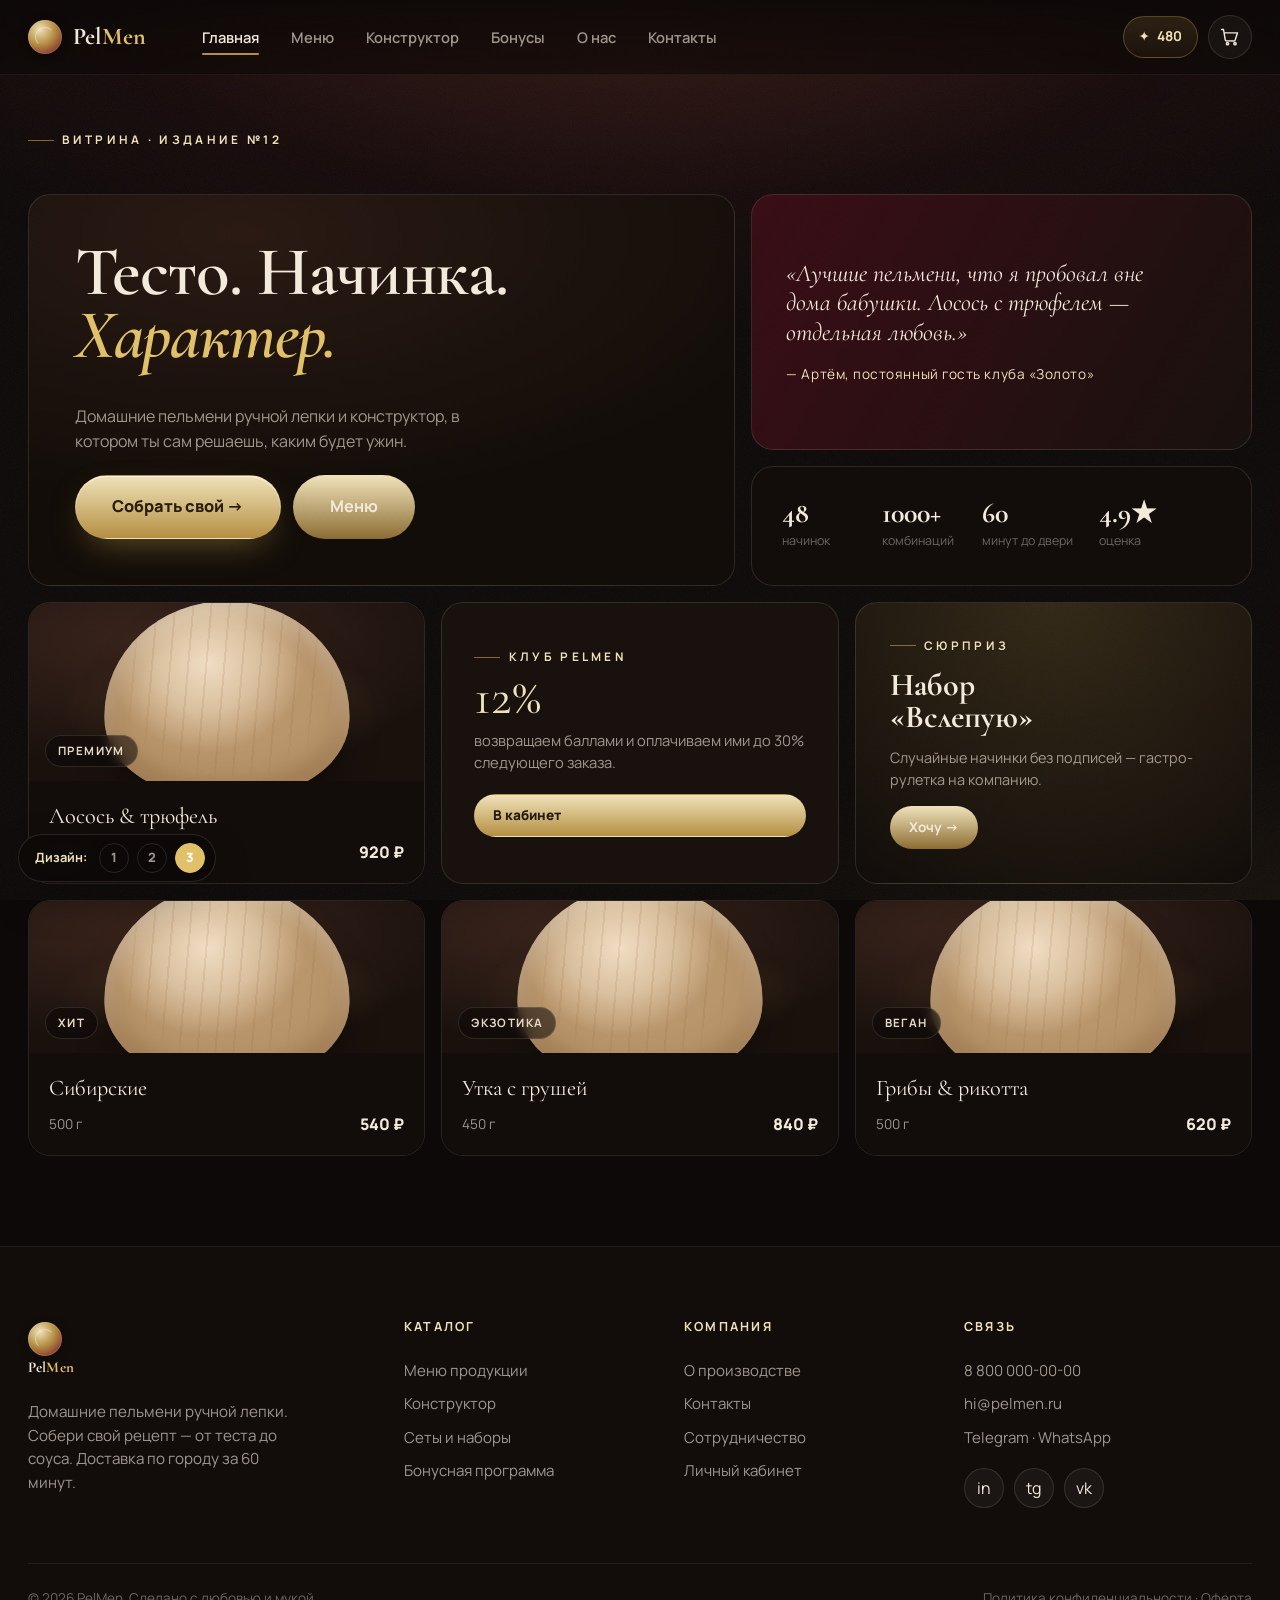
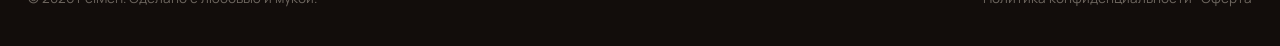
<file: sites/pelmeni/home-3.html>
<!DOCTYPE html>
<html lang="ru">
<head>
<meta charset="UTF-8">
<meta name="viewport" content="width=device-width, initial-scale=1.0">
<title>PelMen — направление 3 · журнальная сетка</title>
<link rel="stylesheet" href="styles/base.css">
<style>
  /* Direction 3: editorial magazine mosaic */
  .mag{ padding:48px 0 90px; }
  .mosaic{ display:grid; grid-template-columns:repeat(12,1fr); grid-auto-rows:minmax(120px,auto); gap:16px; }
  .tile{ border-radius:var(--r-lg); overflow:hidden; position:relative; border:1px solid var(--line); }

  .tile-hero{ grid-column:span 7; grid-row:span 3; background:radial-gradient(120% 100% at 30% 10%, #2a1a13, #120d09 70%); padding:46px; display:flex; flex-direction:column; justify-content:space-between; }
  .tile-hero h1{ font-family:var(--serif); font-weight:600; font-size:clamp(2.8rem,5.4vw,5.4rem); line-height:.92; letter-spacing:-.015em; }
  .tile-hero h1 em{ font-style:italic; color:var(--tomato); }
  .tile-hero .row{ display:flex; gap:12px; flex-wrap:wrap; align-items:center; }

  .tile-quote{ grid-column:span 5; grid-row:span 2; background:linear-gradient(120deg,var(--bordo-deep),var(--ink-2)); padding:34px; display:flex; flex-direction:column; justify-content:center; gap:16px; overflow:hidden; }
  .tile-quote .q{ font-family:var(--serif); font-style:italic; font-size:clamp(1.3rem,1.9vw,1.7rem); line-height:1.22; text-wrap:pretty; }
  .tile-quote .who{ font-size:.85rem; color:var(--gold-soft); letter-spacing:.04em; }

  .tile-stat{ grid-column:span 5; grid-row:span 1; background:var(--ink-1); padding:24px 30px; display:flex; flex-wrap:wrap; align-content:center; align-items:center; gap:16px 26px; }
  .tile-stat .s{ flex:0 0 auto; min-width:74px; }
  .tile-stat .s b{ font-family:var(--serif); font-size:clamp(1.7rem,2.2vw,2.2rem); display:block; line-height:1; }
  .tile-stat .s span{ font-size:.78rem; color:var(--tx-faint); }

  .tile-prod{ grid-column:span 4; grid-row:span 2; display:flex; flex-direction:column; cursor:pointer; transition:.3s; }
  .tile-prod:hover{ transform:translateY(-5px); border-color:var(--gold-soft); }
  .tile-prod .food-ph{ flex:1; border-radius:0; min-height:150px; }
  .tile-prod .b{ padding:18px 20px; background:var(--ink-1); }
  .tile-prod .t{ font-family:var(--serif); font-size:1.4rem; }
  .tile-prod .r{ display:flex; justify-content:space-between; align-items:center; margin-top:6px; }
  .tile-prod .p{ font-weight:800; }

  .tile-cta{ grid-column:span 4; grid-row:span 2; background:radial-gradient(90% 120% at 50% 0%, rgba(201,162,75,.2), var(--ink-1)); padding:34px; display:flex; flex-direction:column; justify-content:center; align-items:flex-start; gap:14px; }
  .tile-cta h3{ font-family:var(--serif); font-size:2rem; line-height:1; }

  .tile-bonus{ grid-column:span 4; grid-row:span 2; background:var(--ink-2); padding:32px; display:flex; flex-direction:column; justify-content:center; gap:8px; }
  .tile-bonus .big{ font-family:var(--serif); font-size:3.2rem; color:var(--gold-soft); line-height:.9; }

  @media (max-width:920px){
    .mosaic{ grid-template-columns:repeat(6,1fr); }
    .tile-hero{ grid-column:span 6; grid-row:span 2; }
    .tile-quote{ grid-column:span 6; }
    .tile-stat{ grid-column:span 6; }
    .tile-prod,.tile-cta,.tile-bonus{ grid-column:span 3; }
  }
  @media (max-width:560px){
    .mosaic{ grid-template-columns:1fr; }
    .tile-hero,.tile-quote,.tile-stat,.tile-prod,.tile-cta,.tile-bonus{ grid-column:span 1; }
    .tile-hero{ padding:32px; }
  }
</style>
</head>
<body>
<div class="noise"></div>
<header data-nav></header>

<section class="mag">
  <div class="wrap">
    <span class="eyebrow" style="margin-bottom:26px; display:inline-flex">Витрина · издание №12</span>
    <div class="mosaic" style="margin-top:18px">

      <div class="tile tile-hero">
        <div>
          <h1>Тесто. Начинка.<br><em>Характер.</em></h1>
        </div>
        <div>
          <p class="muted" style="max-width:42ch; margin:0 0 22px">Домашние пельмени ручной лепки и конструктор, в котором ты сам решаешь, каким будет ужин.</p>
          <div class="row">
            <a href="constructor.html" class="btn btn-primary btn-lg">Собрать свой →</a>
            <a href="menu.html" class="btn btn-ghost btn-lg">Меню</a>
          </div>
        </div>
      </div>

      <div class="tile tile-quote">
        <div class="q">«Лучшие пельмени, что я пробовал вне дома бабушки. Лосось с трюфелем — отдельная любовь.»</div>
        <div class="who">— Артём, постоянный гость клуба «Золото»</div>
      </div>

      <div class="tile tile-stat">
        <div class="s"><b>48</b><span>начинок</span></div>
        <div class="s"><b>1000+</b><span>комбинаций</span></div>
        <div class="s"><b>60</b><span>минут до двери</span></div>
        <div class="s"><b>4.9★</b><span>оценка</span></div>
      </div>

      <article class="tile tile-prod" data-id="p-salmon">
        <div class="food-ph"><div class="dumpling"></div><span class="tag">Премиум</span></div>
        <div class="b"><div class="t">Лосось &amp; трюфель</div><div class="r"><span class="muted" style="font-size:.85rem">400 г</span><span class="p">920 ₽</span></div></div>
      </article>

      <div class="tile tile-bonus">
        <span class="eyebrow">Клуб PelMen</span>
        <div class="big">12%</div>
        <p class="muted" style="font-size:.92rem; margin:0">возвращаем баллами и оплачиваем ими до 30% следующего заказа.</p>
        <a href="bonus.html" class="btn btn-gold btn-sm" style="margin-top:12px">В кабинет</a>
      </div>

      <div class="tile tile-cta">
        <span class="eyebrow">Сюрприз</span>
        <h3>Набор<br>«Вслепую»</h3>
        <p class="muted" style="font-size:.9rem; margin:0">Случайные начинки без подписей — гастро-рулетка на компанию.</p>
        <a href="menu.html" class="btn btn-ghost btn-sm">Хочу →</a>
      </div>

      <article class="tile tile-prod" data-id="p-sib">
        <div class="food-ph"><div class="dumpling"></div><span class="tag">Хит</span></div>
        <div class="b"><div class="t">Сибирские</div><div class="r"><span class="muted" style="font-size:.85rem">500 г</span><span class="p">540 ₽</span></div></div>
      </article>

      <article class="tile tile-prod" data-id="p-duck">
        <div class="food-ph"><div class="dumpling"></div><span class="tag">Экзотика</span></div>
        <div class="b"><div class="t">Утка с грушей</div><div class="r"><span class="muted" style="font-size:.85rem">450 г</span><span class="p">840 ₽</span></div></div>
      </article>

      <article class="tile tile-prod" data-id="p-mush">
        <div class="food-ph"><div class="dumpling"></div><span class="tag">Веган</span></div>
        <div class="b"><div class="t">Грибы &amp; рикотта</div><div class="r"><span class="muted" style="font-size:.85rem">500 г</span><span class="p">620 ₽</span></div></div>
      </article>

    </div>
  </div>
</section>

<footer data-footer></footer>

<div class="dir-switch" style="position:fixed; left:18px; bottom:18px; z-index:120; display:flex; align-items:center; gap:8px; padding:8px 10px 8px 16px; background:rgba(12,9,8,.85); backdrop-filter:blur(10px); border:1px solid var(--line); border-radius:999px; box-shadow:var(--shadow-2); font-size:.8rem;">
  <b style="color:var(--gold-soft); font-weight:700; margin-right:4px">Дизайн:</b>
  <a href="index.html" style="width:30px;height:30px;border-radius:50%;display:grid;place-items:center;font-weight:800;color:var(--tx-dim);border:1px solid var(--line)">1</a>
  <a href="home-2.html" style="width:30px;height:30px;border-radius:50%;display:grid;place-items:center;font-weight:800;color:var(--tx-dim);border:1px solid var(--line)">2</a>
  <a href="home-3.html" style="width:30px;height:30px;border-radius:50%;display:grid;place-items:center;font-weight:800;background:var(--tomato);color:#fff;border:1px solid var(--tomato)">3</a>
</div>

<script src="js/app.js"></script>
<script src="js/products.js"></script>
<script>
  document.querySelectorAll('.tile-prod').forEach(t=>{
    t.addEventListener('click', ()=> location.href='menu.html');
  });
</script>
</body>
</html>
</file>
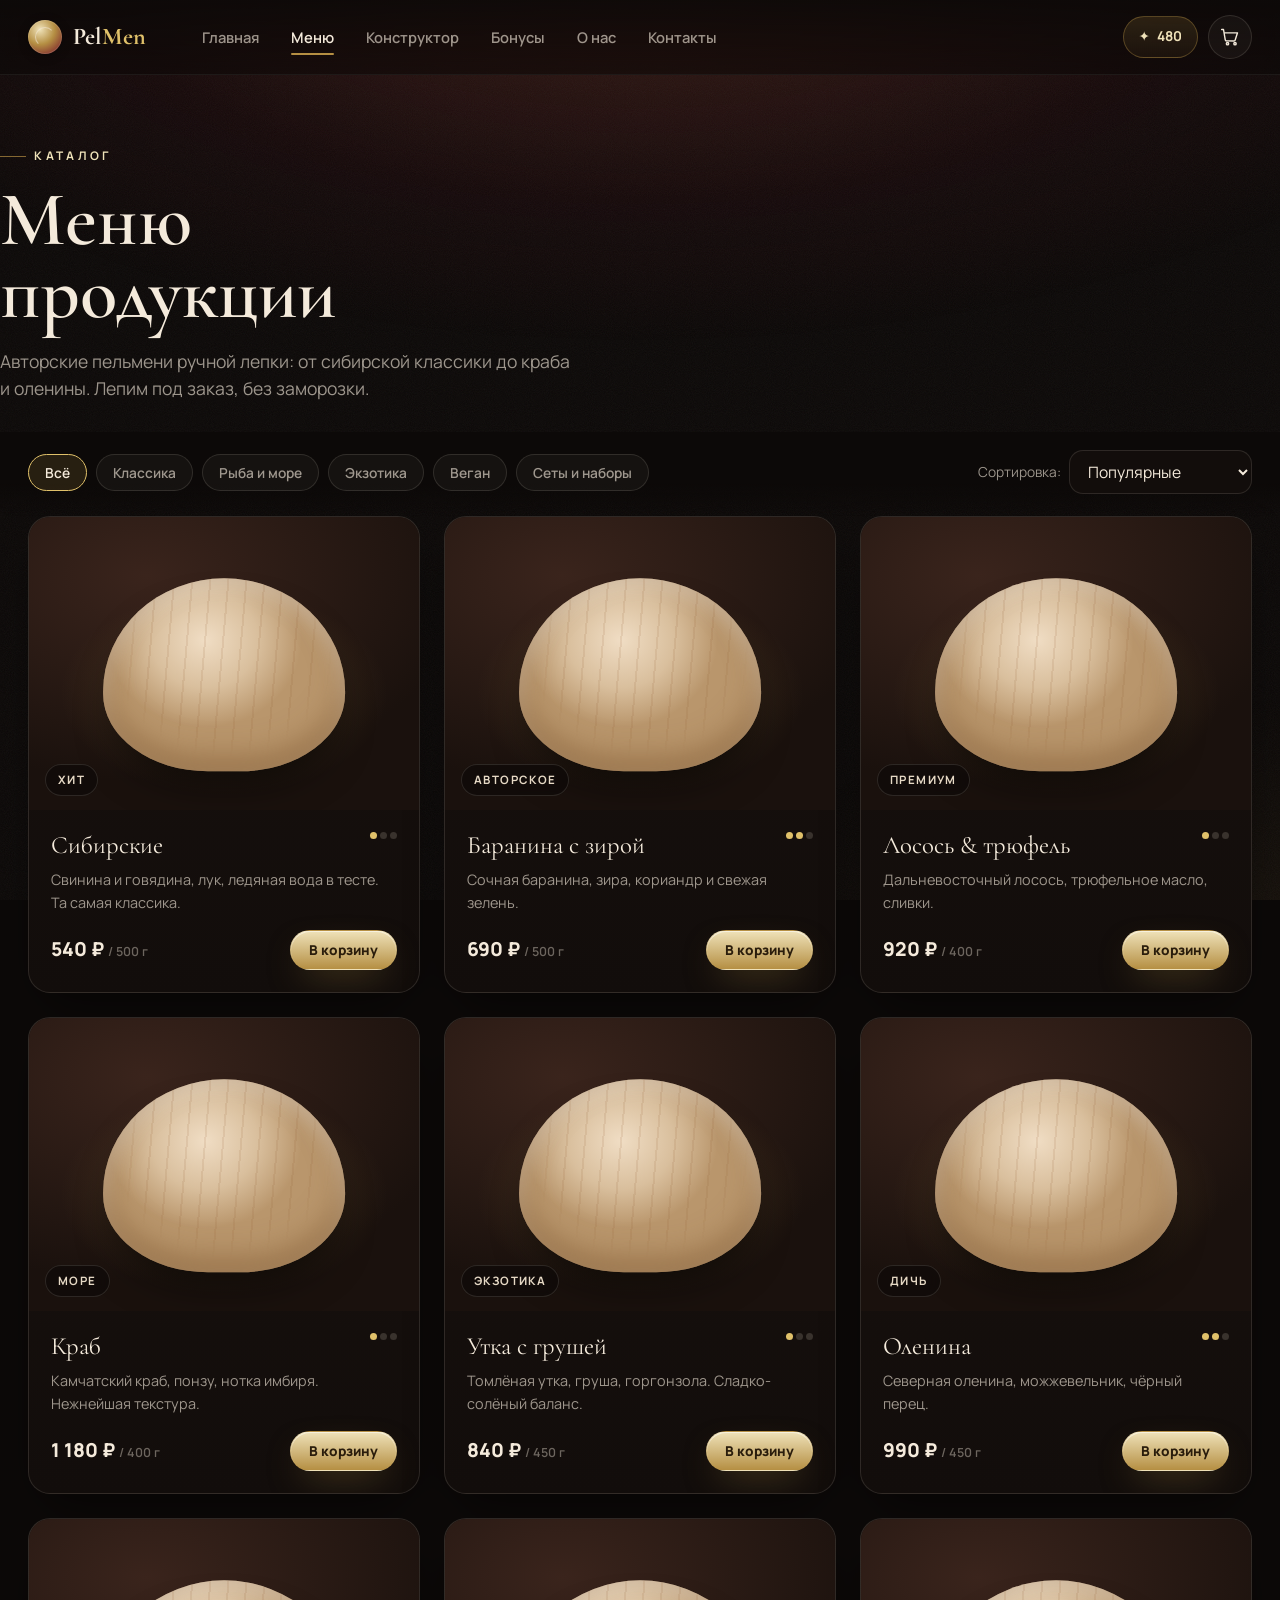
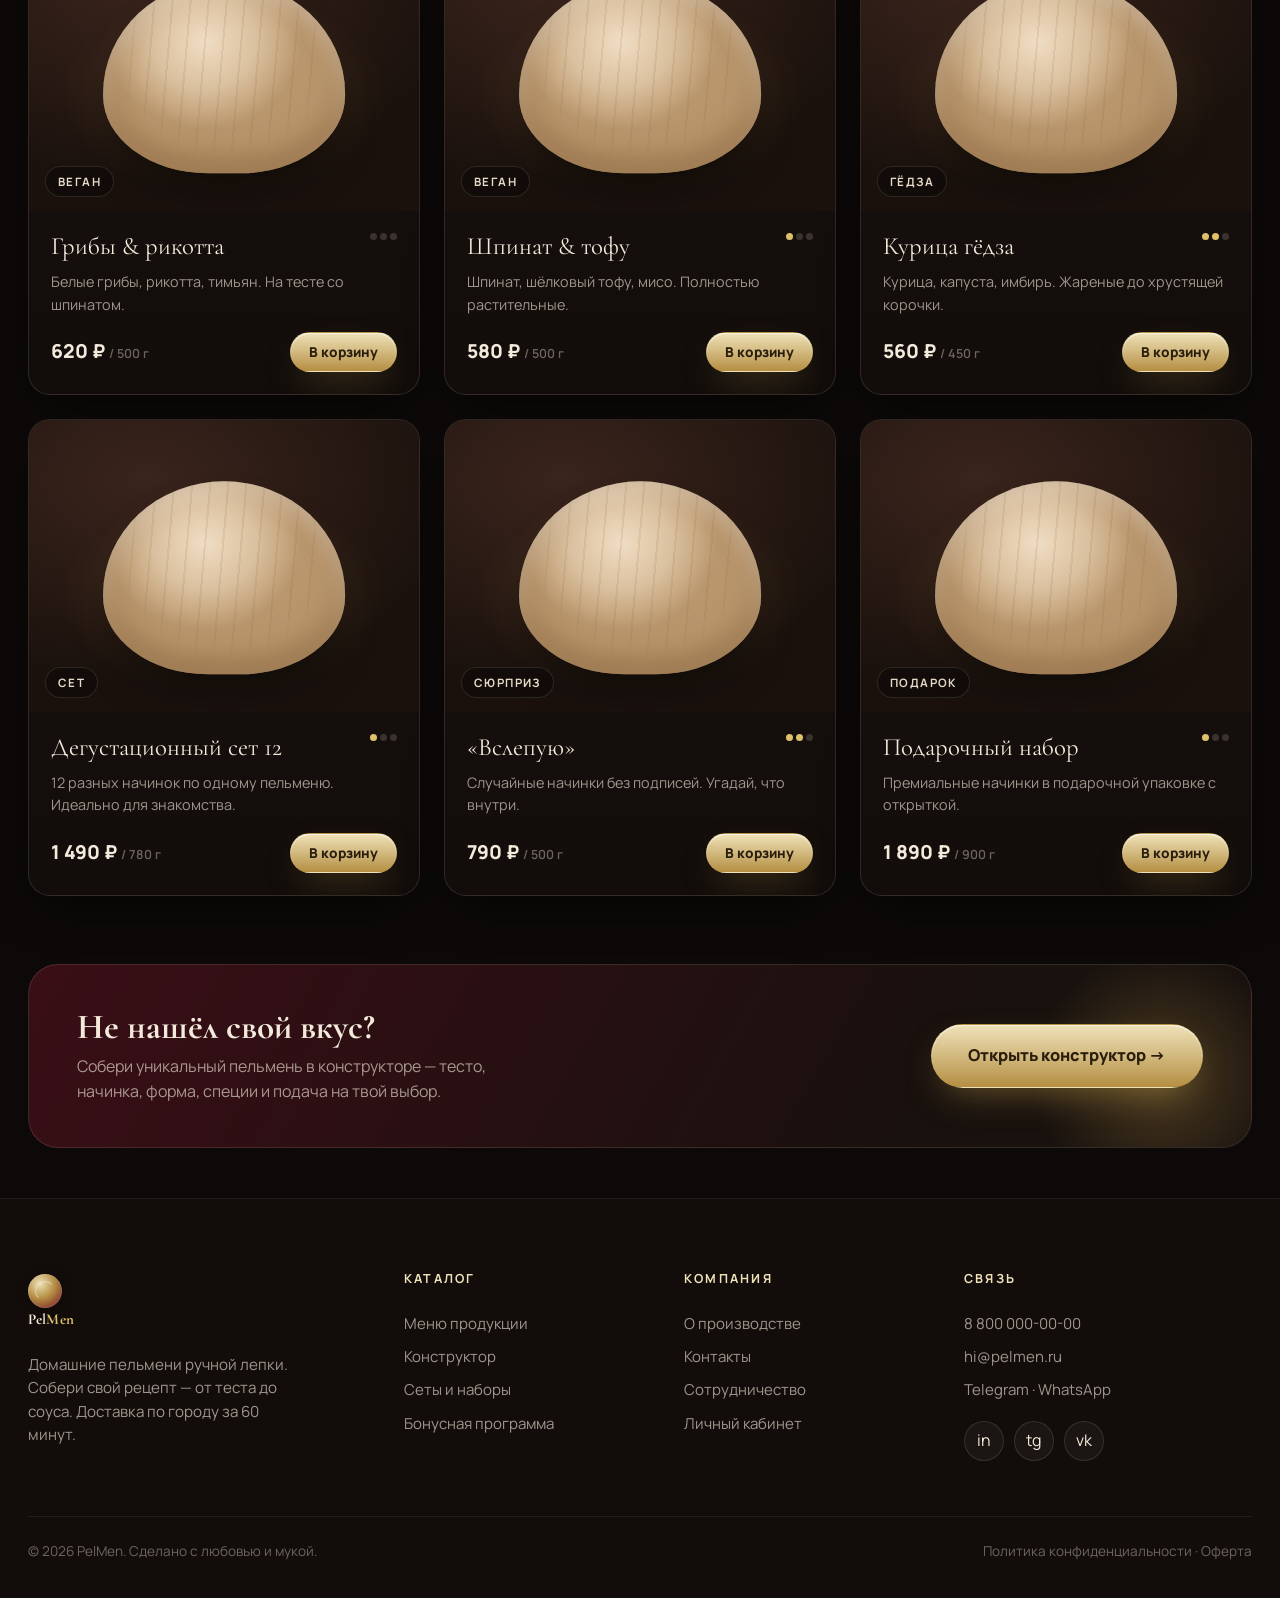
<file: sites/pelmeni/menu.html>
<!DOCTYPE html>
<html lang="ru">
<head>
<meta charset="UTF-8">
<meta name="viewport" content="width=device-width, initial-scale=1.0">
<title>Меню — PelMen</title>
<link rel="stylesheet" href="styles/base.css">
<style>
  .page-head{ padding:64px 0 30px; }
  .page-head h1{ font-family:var(--serif); font-weight:600; font-size:clamp(2.8rem,6vw,5rem); line-height:.95; }
  .page-head p{ font-size:1.1rem; color:var(--tx-dim); max-width:52ch; margin:18px 0 0; }

  .toolbar{ position:sticky; top:74px; z-index:40; background:linear-gradient(180deg,var(--ink) 60%, transparent); padding:18px 0 22px; }
  .toolbar-inner{ display:flex; align-items:center; gap:14px; flex-wrap:wrap; }
  .cat-tabs{ display:flex; gap:9px; flex-wrap:wrap; }
  .toolbar .spacer{ flex:1; }
  .sort{ display:flex; align-items:center; gap:8px; color:var(--tx-dim); font-size:.86rem; }

  .grid{ display:grid; grid-template-columns:repeat(3,1fr); gap:24px; padding-bottom:60px; }
  .prod{ display:flex; flex-direction:column; overflow:hidden; transition:.3s; }
  .prod:hover{ transform:translateY(-6px); border-color:var(--gold-soft); }
  .prod .food-ph{ aspect-ratio:4/3; border-radius:0; }
  .prod .body{ padding:22px; display:flex; flex-direction:column; gap:10px; flex:1; }
  .prod .top{ display:flex; align-items:flex-start; justify-content:space-between; gap:12px; }
  .prod .title{ font-family:var(--serif); font-size:1.55rem; line-height:1.12; }
  .prod .desc{ font-size:.9rem; color:var(--tx-dim); flex:1; }
  .spice{ display:inline-flex; gap:3px; }
  .spice i{ width:7px; height:7px; border-radius:50%; background:var(--tx-ghost); }
  .spice i.on{ background:var(--tomato); }
  .prod .row{ display:flex; align-items:center; justify-content:space-between; margin-top:6px; }
  .prod .price{ font-weight:800; font-size:1.2rem; }
  .prod .price small{ color:var(--tx-faint); font-weight:600; font-size:.78rem; }

  .build-banner{ margin:8px 0 50px; border-radius:var(--r-xl); overflow:hidden; background:linear-gradient(120deg,var(--bordo-deep),var(--ink-2) 75%); border:1px solid var(--line); padding:44px 48px; display:flex; align-items:center; justify-content:space-between; gap:30px; flex-wrap:wrap; position:relative; }
  .build-banner::after{ content:""; position:absolute; right:-40px; bottom:-60px; width:260px; height:260px; border-radius:50%; background:radial-gradient(circle,rgba(201,162,75,.28),transparent 70%); }
  .build-banner h2{ font-family:var(--serif); font-size:2.2rem; line-height:1.05; position:relative; z-index:2; }
  .build-banner p{ color:var(--tx-dim); margin:8px 0 0; max-width:44ch; position:relative; z-index:2; }

  @media (max-width:860px){ .grid{ grid-template-columns:1fr 1fr; } .toolbar{ top:0; } }
  @media (max-width:560px){ .grid{ grid-template-columns:1fr; } }
</style>
</head>
<body>
<div class="noise"></div>
<header data-nav></header>

<div class="wrap page-head">
  <span class="eyebrow">Каталог</span>
  <h1 style="margin-top:18px">Меню<br>продукции</h1>
  <p>Авторские пельмени ручной лепки: от сибирской классики до краба и оленины. Лепим под заказ, без заморозки.</p>
</div>

<div class="toolbar">
  <div class="wrap toolbar-inner">
    <div class="cat-tabs" id="cats"></div>
    <span class="spacer"></span>
    <div class="sort">
      <span>Сортировка:</span>
      <select class="select" id="sort" style="width:auto; padding:9px 14px">
        <option value="pop">Популярные</option>
        <option value="cheap">Сначала дешевле</option>
        <option value="exp">Сначала дороже</option>
      </select>
    </div>
  </div>
</div>

<div class="wrap">
  <div class="grid" id="grid"></div>

  <div class="build-banner">
    <div>
      <h2>Не нашёл свой вкус?</h2>
      <p>Собери уникальный пельмень в конструкторе — тесто, начинка, форма, специи и подача на твой выбор.</p>
    </div>
    <a href="constructor.html" class="btn btn-primary btn-lg" style="position:relative; z-index:2">Открыть конструктор →</a>
  </div>
</div>

<footer data-footer></footer>

<script src="js/app.js"></script>
<script src="js/products.js"></script>
<script>
  let cat='all', sort='pop';
  const cats=document.getElementById('cats'), grid=document.getElementById('grid');
  cats.innerHTML = CATEGORIES.map(c=>`<button class="chip ${c.key==='all'?'active':''}" data-cat="${c.key}">${c.label}</button>`).join('');

  function spice(n){ return `<span class="spice" title="Острота">${[0,1,2].map(i=>`<i class="${i<n?'on':''}"></i>`).join('')}</span>`; }
  function render(){
    let list = cat==='all'?PRODUCTS.slice():PRODUCTS.filter(p=>p.cat===cat);
    if(sort==='cheap') list.sort((a,b)=>a.price-b.price);
    if(sort==='exp')   list.sort((a,b)=>b.price-a.price);
    grid.innerHTML = list.map(p=>`
      <article class="card prod" data-id="${p.id}">
        <div class="food-ph"><div class="dumpling"></div><span class="tag">${p.tag}</span></div>
        <div class="body">
          <div class="top"><div class="title">${p.title}</div>${spice(p.spice)}</div>
          <div class="desc">${p.desc}</div>
          <div class="row">
            <div class="price">${PelMen.money(p.price)} <small>/ ${p.weight}</small></div>
            <button class="btn btn-primary btn-sm" data-add>В корзину</button>
          </div>
        </div>
      </article>`).join('');
  }
  render();
  cats.addEventListener('click',e=>{ const b=e.target.closest('[data-cat]'); if(!b)return;
    cat=b.dataset.cat; cats.querySelectorAll('.chip').forEach(c=>c.classList.toggle('active',c.dataset.cat===cat)); render(); });
  document.getElementById('sort').addEventListener('change',e=>{ sort=e.target.value; render(); });
  grid.addEventListener('click',e=>{ const b=e.target.closest('[data-add]'); if(!b)return;
    const p=PRODUCTS.find(x=>x.id===e.target.closest('.prod').dataset.id);
    PelMen.addToCart({title:p.title, price:p.price, kind:'set', meta:p.tag}); });
</script>
</body>
</html>
</file>
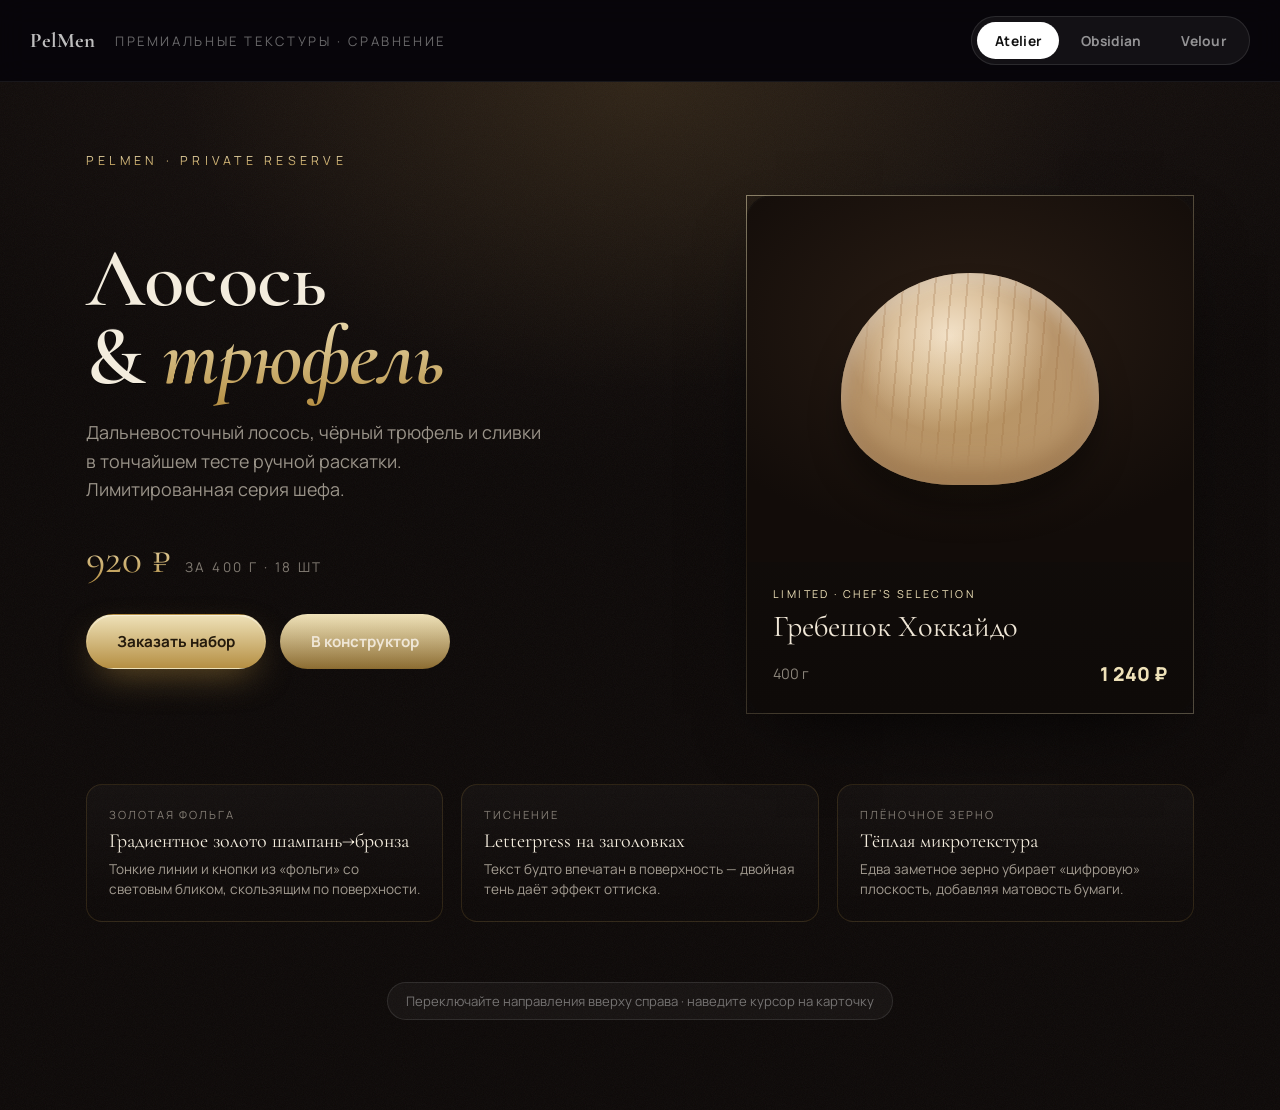
<file: sites/pelmeni/premium-textures.html>
<!DOCTYPE html>
<html lang="ru">
<head>
<meta charset="UTF-8">
<meta name="viewport" content="width=device-width, initial-scale=1.0">
<title>PelMen — премиальные текстуры</title>
<link rel="preconnect" href="https://fonts.googleapis.com">
<link href="https://fonts.googleapis.com/css2?family=Cormorant+Garamond:ital,wght@0,500;0,600;0,700;1,500;1,600&family=Manrope:wght@400;500;600;700;800&family=Space+Grotesk:wght@400;500;600;700&display=swap" rel="stylesheet">
<style>
:root{
  --serif:'Cormorant Garamond',Georgia,serif;
  --sans:'Manrope',system-ui,sans-serif;
  --tech:'Space Grotesk',var(--sans);
}
*{ box-sizing:border-box; }
html{ scroll-behavior:smooth; }
body{ margin:0; font-family:var(--sans); background:#08060a; color:#eee; -webkit-font-smoothing:antialiased; overflow-x:hidden; }
img{ max-width:100%; display:block; }
a{ color:inherit; text-decoration:none; }
button{ font-family:inherit; cursor:pointer; }

/* ===== Top chrome ===== */
.topbar{ position:sticky; top:0; z-index:50; display:flex; align-items:center; gap:20px; padding:16px 30px; background:rgba(8,6,10,.7); backdrop-filter:blur(14px); border-bottom:1px solid rgba(255,255,255,.07); }
.topbar .home{ font-family:var(--serif); font-size:1.3rem; font-weight:700; opacity:.8; }
.topbar .home:hover{ opacity:1; }
.topbar .ttl{ font-size:.82rem; letter-spacing:.2em; text-transform:uppercase; color:rgba(255,255,255,.4); }
.switcher{ margin-left:auto; display:flex; gap:4px; padding:5px; border-radius:999px; background:rgba(255,255,255,.05); border:1px solid rgba(255,255,255,.1); }
.switcher button{ padding:9px 18px; border-radius:999px; border:none; background:transparent; color:rgba(255,255,255,.55); font-weight:700; font-size:.86rem; letter-spacing:.02em; transition:.25s; }
.switcher button.active{ background:#fff; color:#111; }

/* ===== Stage ===== */
.stage{ position:relative; min-height:calc(100vh - 65px); transition:background .6s ease; overflow:hidden; }
.frame{ max-width:1180px; margin:0 auto; padding:70px 36px 90px; position:relative; z-index:2; }
.lede{ font-size:.78rem; letter-spacing:.34em; text-transform:uppercase; margin-bottom:26px; }
.hero{ display:grid; grid-template-columns:1.15fr .85fr; gap:54px; align-items:center; }
.hero h1{ font-family:var(--serif); font-weight:600; font-size:clamp(3rem,6.5vw,5.8rem); line-height:.94; letter-spacing:-.01em; margin:0 0 22px; }
.hero h1 em{ font-style:italic; }
.hero p{ font-size:1.12rem; line-height:1.6; max-width:42ch; margin:0 0 30px; }
.price-line{ display:flex; align-items:baseline; gap:14px; margin-bottom:30px; }
.price-line .p{ font-family:var(--serif); font-size:2.6rem; }
.price-line .u{ font-size:.84rem; letter-spacing:.18em; text-transform:uppercase; opacity:.5; }
.cta-row{ display:flex; gap:14px; flex-wrap:wrap; }
.btn{ position:relative; display:inline-flex; align-items:center; gap:.6em; padding:16px 30px; border-radius:999px; font-weight:700; font-size:.95rem; border:1px solid transparent; overflow:hidden; transition:transform .3s cubic-bezier(.2,.8,.2,1), box-shadow .3s, border-color .3s, background .3s, color .3s; }
.btn:active{ transform:translateY(1px); }

/* card */
.card{ position:relative; border-radius:26px; overflow:hidden; transition:transform .4s cubic-bezier(.2,.8,.2,1), box-shadow .4s, border-color .4s; }
.card .visual{ aspect-ratio:1/.82; position:relative; display:grid; place-items:center; overflow:hidden; }
.dumpling{ width:58%; aspect-ratio:1/.82; border-radius:60% 60% 52% 52%/70% 70% 48% 48%; background:radial-gradient(40% 45% at 42% 30%, #f3e2c9, #ddc39f 52%, #b9966c 100%); box-shadow:inset 0 -14px 30px rgba(120,80,40,.5), inset 0 8px 18px rgba(255,255,255,.45), 0 24px 40px -14px rgba(0,0,0,.7); position:relative; }
.dumpling::before{ content:""; position:absolute; inset:0; border-radius:inherit; background:repeating-linear-gradient(95deg, transparent 0 14px, rgba(150,100,55,.22) 14px 16px); -webkit-mask:radial-gradient(60% 70% at 50% 38%, #000 58%, transparent 78%); mask:radial-gradient(60% 70% at 50% 38%, #000 58%, transparent 78%); }
.card .body{ padding:24px 26px 26px; }
.card .c-tag{ font-size:.68rem; letter-spacing:.22em; text-transform:uppercase; margin-bottom:10px; }
.card .c-name{ font-family:var(--serif); font-size:1.9rem; line-height:1.05; }
.card .c-price{ white-space:nowrap; }
.card .c-row{ display:flex; align-items:center; justify-content:space-between; margin-top:18px; }
.card .c-price{ font-weight:800; font-size:1.2rem; }

/* techniques footnote */
.techniques{ margin-top:70px; display:grid; grid-template-columns:repeat(3,1fr); gap:18px; }
.tq{ padding:22px 22px; border-radius:16px; }
.tq .k{ font-size:.7rem; letter-spacing:.18em; text-transform:uppercase; opacity:.5; margin-bottom:8px; }
.tq .v{ font-family:var(--serif); font-size:1.25rem; line-height:1.15; margin-bottom:6px; }
.tq p{ font-size:.85rem; line-height:1.5; opacity:.65; margin:0; }

.hint{ text-align:center; margin-top:60px; font-size:.82rem; color:rgba(255,255,255,.4); }
.hint span{ display:inline-block; padding:9px 18px; border-radius:999px; background:rgba(255,255,255,.04); border:1px solid rgba(255,255,255,.1); }

@media (max-width:880px){
  .hero{ grid-template-columns:1fr; gap:34px; }
  .techniques{ grid-template-columns:1fr; }
}

/* ============================================================
   FINISH A — ATELIER  (foil + letterpress, warm haute-cuisine)
   ============================================================ */
.stage[data-finish="atelier"]{
  --gold1:#efe2b9; --gold2:#b58f43; --gold3:#8a6a2f; --wine:#7a1f2b;
  background:
    radial-gradient(120% 80% at 50% -10%, #1c1411, #0c0807 60%),
    #0c0807;
  color:#efe6d6;
}
.stage[data-finish="atelier"]::before{ /* fine film grain */
  content:""; position:absolute; inset:0; z-index:1; pointer-events:none; opacity:.05;
  background-image:url("data:image/svg+xml,%3Csvg xmlns='http://www.w3.org/2000/svg' width='180' height='180'%3E%3Cfilter id='n'%3E%3CfeTurbulence type='fractalNoise' baseFrequency='1.1' numOctaves='2'/%3E%3C/filter%3E%3Crect width='100%25' height='100%25' filter='url(%23n)'/%3E%3C/svg%3E");
}
.stage[data-finish="atelier"]::after{ /* warm top glow */
  content:""; position:absolute; inset:0; z-index:0; pointer-events:none;
  background:radial-gradient(60% 50% at 50% 0%, rgba(181,143,67,.14), transparent 60%);
}
[data-finish="atelier"] .lede{ color:transparent; background:linear-gradient(180deg,var(--gold1),var(--gold2)); -webkit-background-clip:text; background-clip:text; }
[data-finish="atelier"] h1{ color:#f3ecdd; text-shadow:0 1px 0 rgba(0,0,0,.6), 0 -1px 0 rgba(255,255,255,.07); }
[data-finish="atelier"] h1 em{ background:linear-gradient(180deg,var(--gold1),var(--gold2)); -webkit-background-clip:text; background-clip:text; color:transparent; text-shadow:none; }
[data-finish="atelier"] .hero p{ color:rgba(239,230,214,.62); }
[data-finish="atelier"] .price-line .p{ background:linear-gradient(180deg,var(--gold1),var(--gold2)); -webkit-background-clip:text; background-clip:text; color:transparent; }
/* foil button with sheen */
[data-finish="atelier"] .btn-primary{ background:linear-gradient(180deg,var(--gold1),var(--gold2)); color:#241a0c; box-shadow:0 14px 36px -12px rgba(181,143,67,.6), inset 0 1px 0 rgba(255,255,255,.5); }
[data-finish="atelier"] .btn-primary::after{ content:""; position:absolute; top:0; left:-60%; width:40%; height:100%; background:linear-gradient(100deg,transparent,rgba(255,255,255,.85),transparent); transform:skewX(-18deg); animation:sheen 4.5s ease-in-out infinite; }
@keyframes sheen{ 0%,55%{ left:-60%; } 80%,100%{ left:130%; } }
[data-finish="atelier"] .btn-ghost{ color:#efe6d6; background:linear-gradient(180deg,rgba(239,226,185,.06),rgba(239,226,185,.02)) padding-box, linear-gradient(180deg,var(--gold1),var(--gold3)) border-box; border:1px solid transparent; }
[data-finish="atelier"] .btn-ghost:hover{ background:linear-gradient(180deg,rgba(181,143,67,.16),rgba(181,143,67,.05)) padding-box, linear-gradient(180deg,var(--gold1),var(--gold2)) border-box; }
[data-finish="atelier"] .card{ background:linear-gradient(180deg,#15100d,#0e0a08); border:1px solid transparent; border-image:linear-gradient(160deg,rgba(239,226,185,.5),rgba(138,106,47,.15) 50%,rgba(239,226,185,.3)) 1; box-shadow:0 30px 70px -30px rgba(0,0,0,.8), inset 0 1px 0 rgba(255,255,255,.06); }
[data-finish="atelier"] .card:hover{ transform:translateY(-6px); }
[data-finish="atelier"] .card .visual{ background:radial-gradient(70% 60% at 50% 35%, #2a1d14, #120c09); }
[data-finish="atelier"] .card .visual::after{ content:""; position:absolute; inset:0; background:radial-gradient(40% 35% at 50% 60%, rgba(181,143,67,.18), transparent 70%); }
[data-finish="atelier"] .card .c-tag{ color:var(--gold1); }
[data-finish="atelier"] .card .c-price{ color:var(--gold1); }
[data-finish="atelier"] .tq{ background:linear-gradient(180deg,rgba(255,255,255,.03),transparent); border:1px solid rgba(181,143,67,.18); }
[data-finish="atelier"] .tq .v{ color:#f3ecdd; }

/* ============================================================
   FINISH B — OBSIDIAN (frosted glass + spotlight, hi-tech luxe)
   ============================================================ */
.stage[data-finish="obsidian"]{
  --acc:#f0a85a; --chrome1:#ffffff; --chrome2:#9aa3af;
  background:#06070a; color:#e8ecf2;
  font-family:var(--sans);
}
.stage[data-finish="obsidian"]::before{ /* dot mesh grid */
  content:""; position:absolute; inset:0; z-index:0; pointer-events:none; opacity:.5;
  background-image:radial-gradient(rgba(255,255,255,.06) 1px, transparent 1px);
  background-size:30px 30px;
  -webkit-mask:radial-gradient(80% 70% at 50% 30%, #000 30%, transparent 75%);
          mask:radial-gradient(80% 70% at 50% 30%, #000 30%, transparent 75%);
}
.stage[data-finish="obsidian"]::after{ /* cool ambient + cursor spotlight */
  content:""; position:absolute; inset:0; z-index:0; pointer-events:none;
  background:
    radial-gradient(40rem 40rem at var(--mx,50%) var(--my,30%), rgba(240,168,90,.10), transparent 60%),
    radial-gradient(70% 50% at 50% 0%, rgba(90,120,200,.10), transparent 60%),
    radial-gradient(50% 40% at 85% 90%, rgba(240,168,90,.07), transparent 60%);
}
[data-finish="obsidian"] .lede{ font-family:var(--tech); color:var(--acc); letter-spacing:.3em; }
[data-finish="obsidian"] h1{ font-family:var(--serif); background:linear-gradient(180deg,#ffffff 0%,#dfe5ee 42%,#9aa3af 60%,#eef2f7 100%); -webkit-background-clip:text; background-clip:text; color:transparent; }
[data-finish="obsidian"] h1 em{ font-style:italic; background:linear-gradient(180deg,var(--acc),#c97a32); -webkit-background-clip:text; background-clip:text; color:transparent; }
[data-finish="obsidian"] .hero p{ color:rgba(232,236,242,.6); font-family:var(--tech); font-weight:400; }
[data-finish="obsidian"] .price-line .p{ font-family:var(--serif); color:#fff; }
[data-finish="obsidian"] .price-line .u{ font-family:var(--tech); }
/* glass buttons */
[data-finish="obsidian"] .btn-primary{ background:linear-gradient(180deg, rgba(240,168,90,.95), rgba(201,122,50,.95)); color:#1a1206; box-shadow:0 10px 40px -8px rgba(240,168,90,.5), inset 0 1px 0 rgba(255,255,255,.5); }
[data-finish="obsidian"] .btn-primary:hover{ transform:translateY(-2px); box-shadow:0 16px 50px -8px rgba(240,168,90,.65), inset 0 1px 0 rgba(255,255,255,.6); }
[data-finish="obsidian"] .btn-ghost{ background:rgba(255,255,255,.05); backdrop-filter:blur(16px); color:#e8ecf2; border:1px solid rgba(255,255,255,.18); box-shadow:inset 0 1px 0 rgba(255,255,255,.18); }
[data-finish="obsidian"] .btn-ghost:hover{ background:rgba(255,255,255,.09); border-color:rgba(255,255,255,.32); }
/* frosted glass card with specular top edge */
[data-finish="obsidian"] .card{ background:rgba(255,255,255,.045); backdrop-filter:blur(22px) saturate(130%); border:1px solid rgba(255,255,255,.12); box-shadow:0 30px 80px -30px rgba(0,0,0,.9), inset 0 1px 0 rgba(255,255,255,.22); }
[data-finish="obsidian"] .card::before{ content:""; position:absolute; top:0; left:10%; right:10%; height:1px; background:linear-gradient(90deg,transparent,rgba(255,255,255,.7),transparent); }
[data-finish="obsidian"] .card:hover{ transform:translateY(-6px); border-color:rgba(240,168,90,.4); box-shadow:0 40px 90px -30px rgba(0,0,0,.9), inset 0 1px 0 rgba(255,255,255,.28), 0 0 50px -10px rgba(240,168,90,.25); }
[data-finish="obsidian"] .card .visual{ background:radial-gradient(70% 60% at 50% 35%, #161a22, #0a0c10); }
[data-finish="obsidian"] .card .visual::after{ content:""; position:absolute; inset:0; background:radial-gradient(40% 35% at 50% 60%, rgba(240,168,90,.16), transparent 70%); }
[data-finish="obsidian"] .card .c-tag{ font-family:var(--tech); color:var(--acc); }
[data-finish="obsidian"] .card .c-name{ font-family:var(--serif); }
[data-finish="obsidian"] .card .c-price{ color:#fff; }
[data-finish="obsidian"] .tq{ background:rgba(255,255,255,.04); backdrop-filter:blur(14px); border:1px solid rgba(255,255,255,.1); box-shadow:inset 0 1px 0 rgba(255,255,255,.12); }
[data-finish="obsidian"] .tq .k{ font-family:var(--tech); color:var(--acc); opacity:1; }
[data-finish="obsidian"] .tq .v{ font-family:var(--serif); color:#fff; }

/* ============================================================
   FINISH C — VELOUR (oxblood velvet + emboss, old-money)
   ============================================================ */
.stage[data-finish="velour"]{
  --gold1:#e3cf9e; --gold2:#a9803f; --ox:#4a121b; --ox2:#2c0a10;
  background:
    radial-gradient(110% 80% at 50% 0%, #3a0e16, #1a070c 55%, #120509 100%);
  color:#f0e3d6;
}
.stage[data-finish="velour"]::before{ /* velvet sheen bands + grain */
  content:""; position:absolute; inset:0; z-index:0; pointer-events:none; opacity:.5;
  background:
    repeating-linear-gradient(115deg, rgba(255,255,255,.012) 0 3px, transparent 3px 7px),
    radial-gradient(80% 60% at 20% 20%, rgba(0,0,0,.35), transparent 60%),
    radial-gradient(80% 60% at 90% 80%, rgba(0,0,0,.4), transparent 60%);
}
.stage[data-finish="velour"]::after{
  content:""; position:absolute; inset:0; z-index:1; pointer-events:none; opacity:.045;
  background-image:url("data:image/svg+xml,%3Csvg xmlns='http://www.w3.org/2000/svg' width='160' height='160'%3E%3Cfilter id='n'%3E%3CfeTurbulence type='fractalNoise' baseFrequency='.95' numOctaves='2'/%3E%3C/filter%3E%3Crect width='100%25' height='100%25' filter='url(%23n)'/%3E%3C/svg%3E");
}
[data-finish="velour"] .lede{ color:var(--gold1); letter-spacing:.36em; }
[data-finish="velour"] h1{ font-family:var(--serif); color:#f6ecdf; text-shadow:0 2px 1px rgba(0,0,0,.55), 0 -1px 0 rgba(255,255,255,.06); }
[data-finish="velour"] h1 em{ background:linear-gradient(180deg,var(--gold1),var(--gold2)); -webkit-background-clip:text; background-clip:text; color:transparent; }
[data-finish="velour"] .hero p{ color:rgba(240,227,214,.6); }
[data-finish="velour"] .price-line .p{ background:linear-gradient(180deg,var(--gold1),var(--gold2)); -webkit-background-clip:text; background-clip:text; color:transparent; }
[data-finish="velour"] .btn-primary{ background:linear-gradient(180deg,var(--gold1),var(--gold2)); color:#2a1408; box-shadow:0 16px 40px -14px rgba(0,0,0,.7), inset 0 1px 0 rgba(255,255,255,.5); }
[data-finish="velour"] .btn-primary:hover{ transform:translateY(-2px); }
[data-finish="velour"] .btn-ghost{ background:linear-gradient(180deg,rgba(74,18,27,.6),rgba(44,10,16,.6)); color:#f0e3d6; border:1px solid rgba(227,207,158,.3); box-shadow:inset 0 1px 0 rgba(255,255,255,.08); }
[data-finish="velour"] .btn-ghost:hover{ border-color:rgba(227,207,158,.55); }
/* embossed velvet card */
[data-finish="velour"] .card{ background:linear-gradient(160deg,#561620,#350c14 60%,#280910); border:1px solid rgba(227,207,158,.22); box-shadow:0 34px 80px -28px rgba(0,0,0,.85), inset 0 1px 0 rgba(255,255,255,.08), inset 0 0 60px rgba(0,0,0,.4); }
[data-finish="velour"] .card:hover{ transform:translateY(-6px); }
[data-finish="velour"] .card .visual{ background:radial-gradient(70% 60% at 50% 35%, #3a0f17, #1c070c); }
[data-finish="velour"] .card .visual::after{ content:""; position:absolute; inset:0; background:radial-gradient(40% 35% at 50% 60%, rgba(227,207,158,.14), transparent 70%); }
[data-finish="velour"] .card .c-tag{ color:var(--gold1); }
[data-finish="velour"] .card .c-price{ color:var(--gold1); }
[data-finish="velour"] .tq{ background:linear-gradient(160deg,rgba(86,22,32,.5),rgba(40,9,16,.5)); border:1px solid rgba(227,207,158,.2); box-shadow:inset 0 1px 0 rgba(255,255,255,.06); }
[data-finish="velour"] .tq .v{ color:#f6ecdf; }
</style>
</head>
<body>

<div class="topbar">
  <a href="index.html" class="home">PelMen</a>
  <span class="ttl">Премиальные текстуры · сравнение</span>
  <div class="switcher" id="sw">
    <button data-f="atelier" class="active">Atelier</button>
    <button data-f="obsidian">Obsidian</button>
    <button data-f="velour">Velour</button>
  </div>
</div>

<div class="stage" id="stage" data-finish="atelier">
  <div class="frame">
    <div class="lede" id="lede">PelMen · Private Reserve</div>
    <div class="hero">
      <div>
        <h1>Лосось<br>&amp; <em>трюфель</em></h1>
        <p id="heroP">Дальневосточный лосось, чёрный трюфель и сливки в тончайшем тесте ручной раскатки. Лимитированная серия шефа.</p>
        <div class="price-line"><span class="p">920&nbsp;₽</span><span class="u">за 400 г · 18 шт</span></div>
        <div class="cta-row">
          <button class="btn btn-primary">Заказать набор</button>
          <button class="btn btn-ghost">В конструктор</button>
        </div>
      </div>
      <div class="card">
        <div class="visual"><div class="dumpling"></div></div>
        <div class="body">
          <div class="c-tag" id="cTag">Limited · Chef's selection</div>
          <div class="c-name">Гребешок Хоккайдо</div>
          <div class="c-row"><span style="opacity:.55; font-size:.9rem">400 г</span><span class="c-price">1&nbsp;240&nbsp;₽</span></div>
        </div>
      </div>
    </div>

    <div class="techniques" id="tq"></div>
    <div class="hint"><span>Переключайте направления вверху справа · наведите курсор на карточку</span></div>
  </div>
</div>

<script>
const FIN = {
  atelier:{
    lede:'PelMen · Private Reserve',
    heroP:'Дальневосточный лосось, чёрный трюфель и сливки в тончайшем тесте ручной раскатки. Лимитированная серия шефа.',
    cTag:'Limited · Chef\u2019s selection',
    tq:[
      ['Золотая фольга','Градиентное золото шампань→бронза','Тонкие линии и кнопки из «фольги» со световым бликом, скользящим по поверхности.'],
      ['Тиснение','Letterpress на заголовках','Текст будто впечатан в поверхность — двойная тень даёт эффект оттиска.'],
      ['Плёночное зерно','Тёплая микротекстура','Едва заметное зерно убирает «цифровую» плоскость, добавляя матовость бумаги.'],
    ]
  },
  obsidian:{
    lede:'PelMen / Signature Series',
    heroP:'Лосось, чёрный трюфель и сливки. Тончайшее тесто, точная рецептура, лимитированный выпуск. Технологичная подача высокой кухни.',
    cTag:'Limited / Chef selection',
    tq:[
      ['Матовое стекло','Frosted glass + блюр','Полупрозрачные панели с размытием фона — глубина и «дороговизна» техно-люкса.'],
      ['Зеркальная кромка','Specular 1px highlight','Яркая световая линия по верхней грани карточки имитирует полированный металл.'],
      ['Световое пятно','Spotlight за курсором','Мягкое свечение следует за мышью, оживляя сцену как витрина под софитом.'],
    ]
  },
  velour:{
    lede:'PelMen · Maison',
    heroP:'Дальневосточный лосось, чёрный трюфель и сливки в тончайшем тесте ручной раскатки. Коллекция «Старого света».',
    cTag:'Édition limitée',
    tq:[
      ['Бархат оксблад','Велюровые градиенты','Глубокий винный с тканевым отливом — текстура дорогого бархата, а не плоский фон.'],
      ['Эмбоссинг','Выпуклые панели','Двойные тени и внутренний свет делают карточки рельефными, как тиснёная кожа.'],
      ['Антикварное золото','Тёплые металлы','Приглушённое золото и виньетки создают атмосферу частного клуба «старых денег».'],
    ]
  }
};
const stage=document.getElementById('stage');
function apply(f){
  stage.dataset.finish=f;
  const d=FIN[f];
  document.getElementById('lede').textContent=d.lede;
  document.getElementById('heroP').textContent=d.heroP;
  document.getElementById('cTag').textContent=d.cTag;
  document.getElementById('tq').innerHTML=d.tq.map(t=>`<div class="tq"><div class="k">${t[0]}</div><div class="v">${t[1]}</div><p>${t[2]}</p></div>`).join('');
  document.querySelectorAll('#sw button').forEach(b=>b.classList.toggle('active',b.dataset.f===f));
}
document.getElementById('sw').addEventListener('click',e=>{ const b=e.target.closest('[data-f]'); if(b) apply(b.dataset.f); });
apply('atelier');
// cursor spotlight (obsidian)
window.addEventListener('pointermove',e=>{
  stage.style.setProperty('--mx',(e.clientX)+'px');
  stage.style.setProperty('--my',(e.clientY-60)+'px');
});
</script>
</body>
</html>
</file>
<file: sites/pelmeni/styles/base.css>
/* ============================================================
   PelMen — Design System
   Premium dark gastronomy · tomato + bordo + charcoal
   ============================================================ */

@import url('https://fonts.googleapis.com/css2?family=Cormorant+Garamond:ital,wght@0,500;0,600;0,700;1,500&family=Manrope:wght@400;500;600;700;800&display=swap');

:root{
  /* ---- Surfaces ---- */
  --ink:        #0C0908;
  --ink-1:      #120D0B;
  --ink-2:      #18110E;
  --ink-3:      #211814;
  --ink-4:      #2C201A;

  /* ---- Brand (Atelier — champagne gold forward) ---- */
  --bordo:      #5A1620;
  --bordo-deep: #3A0E16;
  --wine:       #7A1F2B;
  /* accent repointed from red to champagne-gold so all references shift */
  --tomato:     #E0C16A;
  --tomato-br:  #F0DCA0;
  --ember:      #B58F43;

  /* ---- Warm metals / text ---- */
  --cream:      #F4EADB;
  --cream-2:    #E6D9C5;
  --gold:       #B58F43;
  --gold-soft:  #EFE2B9;
  --gold-deep:  #8A6A2F;

  /* ---- Text ---- */
  --tx:         #F4EADB;
  --tx-dim:     rgba(244,234,219,.62);
  --tx-faint:   rgba(244,234,219,.40);
  --tx-ghost:   rgba(244,234,219,.16);

  /* ---- Lines & glass ---- */
  --line:       rgba(244,234,219,.12);
  --line-2:     rgba(244,234,219,.07);
  --glass:      rgba(244,234,219,.04);
  --glass-2:    rgba(244,234,219,.06);

  /* ---- Type ---- */
  --serif: 'Cormorant Garamond', Georgia, serif;
  --sans:  'Manrope', system-ui, -apple-system, sans-serif;

  /* ---- Geometry ---- */
  --r-sm: 8px;
  --r:    14px;
  --r-lg: 22px;
  --r-xl: 30px;
  --maxw: 1280px;

  --shadow-1: 0 2px 10px rgba(0,0,0,.35);
  --shadow-2: 0 18px 50px -18px rgba(0,0,0,.7);
  --shadow-glow: 0 14px 44px -14px rgba(201,162,75,.45);
}

*{ box-sizing:border-box; }
html{ scroll-behavior:smooth; }
body{
  margin:0;
  font-family:var(--sans);
  background:var(--ink);
  color:var(--tx);
  -webkit-font-smoothing:antialiased;
  text-rendering:optimizeLegibility;
  line-height:1.55;
  overflow-x:hidden;
}

/* warm grain + vignette layered on body */
body::before{
  content:"";
  position:fixed; inset:0; z-index:0; pointer-events:none;
  background:
    radial-gradient(120% 80% at 50% -10%, rgba(92,22,32,.40), transparent 60%),
    radial-gradient(80% 55% at 50% -8%, rgba(201,162,75,.14), transparent 55%),
    radial-gradient(90% 60% at 100% 110%, rgba(181,143,67,.08), transparent 55%);
}
.noise{
  position:fixed; inset:0; z-index:0; pointer-events:none; opacity:.055;
  background-image:url("data:image/svg+xml,%3Csvg xmlns='http://www.w3.org/2000/svg' width='180' height='180'%3E%3Cfilter id='n'%3E%3CfeTurbulence type='fractalNoise' baseFrequency='1.05' numOctaves='2'/%3E%3C/filter%3E%3Crect width='100%25' height='100%25' filter='url(%23n)'/%3E%3C/svg%3E");
}

img{ max-width:100%; display:block; }
a{ color:inherit; text-decoration:none; }
button{ font-family:inherit; cursor:pointer; }
::selection{ background:var(--gold); color:#241a0c; }

/* ---------- Typography ---------- */
.display{
  font-family:var(--serif);
  font-weight:600;
  line-height:.96;
  letter-spacing:-.01em;
}
h1,h2,h3{ margin:0; }
/* Atelier: subtle letterpress emboss on display headings */
.display, .eyebrow{ text-shadow:0 1px 0 rgba(0,0,0,.45); }
.eyebrow{
  font-family:var(--sans);
  font-size:.74rem;
  font-weight:700;
  letter-spacing:.28em;
  text-transform:uppercase;
  color:var(--gold-soft);
  display:inline-flex; align-items:center; gap:.7em;
}
.eyebrow::before{
  content:""; width:26px; height:1px; background:var(--gold); opacity:.7;
}
.eyebrow.center::before{ display:none; }

.lead{ font-size:1.12rem; color:var(--tx-dim); }

/* ---------- Layout ---------- */
.wrap{ width:100%; max-width:var(--maxw); margin:0 auto; padding:0 28px; position:relative; z-index:1; }
.section{ padding:120px 0; position:relative; z-index:1; }
.section.tight{ padding:80px 0; }

/* ---------- Buttons ---------- */
.btn{
  display:inline-flex; align-items:center; gap:.6em;
  font-family:var(--sans); font-weight:700; font-size:.95rem;
  padding:15px 28px; border-radius:999px; border:1px solid transparent;
  transition:transform .25s cubic-bezier(.2,.8,.2,1), box-shadow .25s, background .25s, color .25s, border-color .25s;
  white-space:nowrap;
}
.btn:active{ transform:translateY(1px) scale(.99); }
/* Atelier gold-foil primary with hover sheen sweep */
.btn-primary{
  position:relative; overflow:hidden;
  background:linear-gradient(180deg, var(--gold-soft), var(--gold));
  color:#2a1d0c; font-weight:800;
  box-shadow:0 14px 36px -14px rgba(201,162,75,.55), inset 0 1px 0 rgba(255,255,255,.55);
}
.btn-primary::after{
  content:""; position:absolute; top:0; left:-72%; width:46%; height:100%;
  background:linear-gradient(100deg, transparent, rgba(255,255,255,.65), transparent);
  transform:skewX(-18deg); pointer-events:none;
}
.btn-primary:hover{ transform:translateY(-2px); box-shadow:0 20px 50px -12px rgba(201,162,75,.6), inset 0 1px 0 rgba(255,255,255,.65); }
.btn-primary:hover::after{ animation:foil-sheen .85s ease forwards; }
@keyframes foil-sheen{ from{ left:-72%; } to{ left:130%; } }
/* Atelier rounded gold-gradient hairline ghost button */
.btn-ghost{
  color:var(--cream);
  background:
    linear-gradient(180deg, rgba(244,234,219,.05), rgba(244,234,219,.02)) padding-box,
    linear-gradient(180deg, var(--gold-soft), var(--gold-deep)) border-box;
  border:1px solid transparent;
}
.btn-ghost:hover{
  color:#fff;
  background:
    linear-gradient(180deg, rgba(201,162,75,.16), rgba(201,162,75,.05)) padding-box,
    linear-gradient(180deg, var(--gold-soft), var(--gold)) border-box;
}
@media (prefers-reduced-motion: reduce){ .btn-primary:hover::after{ animation:none; } }
.btn-gold{ background:linear-gradient(180deg,var(--gold-soft),var(--gold)); color:#231a10; font-weight:800; }
.btn-gold:hover{ transform:translateY(-2px); }
.btn-lg{ padding:18px 36px; font-size:1.02rem; }
.btn-sm{ padding:10px 18px; font-size:.85rem; }
.btn-block{ width:100%; justify-content:center; }

/* ---------- Header / Nav ---------- */
.nav{
  position:sticky; top:0; z-index:60;
  backdrop-filter:blur(14px) saturate(140%);
  background:linear-gradient(180deg, rgba(12,9,8,.92), rgba(12,9,8,.62));
  border-bottom:1px solid var(--line-2);
}
.nav-inner{ display:flex; align-items:center; gap:24px; height:74px; }
.brand{ display:flex; align-items:center; gap:11px; font-family:var(--serif); font-weight:700; font-size:1.5rem; letter-spacing:.01em; }
.brand .mark{
  width:34px; height:34px; border-radius:50%;
  background:radial-gradient(circle at 35% 28%, var(--gold-soft), var(--gold) 45%, var(--wine) 92%);
  display:grid; place-items:center; box-shadow:inset 0 0 0 1px rgba(255,255,255,.12), var(--shadow-1);
  position:relative; flex:none;
}
.brand .mark::after{
  content:""; position:absolute; inset:7px; border-radius:50%;
  border:1.5px solid rgba(244,234,219,.55);
  border-bottom-color:transparent; border-right-color:transparent;
}
.brand b{ color:var(--cream); }
.brand i{ color:var(--tomato); font-style:normal; }

.nav-links{ display:flex; align-items:center; gap:4px; margin-left:18px; }
.nav-links a{
  font-size:.92rem; font-weight:600; color:var(--tx-dim);
  padding:9px 14px; border-radius:999px; transition:.2s; position:relative;
}
.nav-links a:hover{ color:var(--cream); background:var(--glass); }
.nav-links a.active{ color:var(--cream); }
.nav-links a.active::after{
  content:""; position:absolute; left:14px; right:14px; bottom:2px; height:2px;
  background:var(--gold); border-radius:2px;
}
.nav-right{ margin-left:auto; display:flex; align-items:center; gap:10px; }
.icon-btn{
  position:relative; width:44px; height:44px; border-radius:50%;
  display:grid; place-items:center; background:var(--glass); border:1px solid var(--line);
  color:var(--cream); transition:.2s;
}
.icon-btn:hover{ background:var(--glass-2); border-color:var(--gold-soft); }
.cart-count{
  position:absolute; top:-4px; right:-4px; min-width:20px; height:20px; padding:0 5px;
  background:var(--wine); color:var(--cream); border-radius:999px; font-size:.7rem; font-weight:800;
  display:grid; place-items:center; border:2px solid var(--ink); opacity:0; transform:scale(.6); transition:.2s;
}
.cart-count.show{ opacity:1; transform:scale(1); }
.bonus-pill{
  display:inline-flex; align-items:center; gap:7px; padding:9px 15px; border-radius:999px;
  background:linear-gradient(180deg, rgba(201,162,75,.16), rgba(201,162,75,.06));
  border:1px solid rgba(201,162,75,.35); color:var(--gold-soft); font-weight:700; font-size:.85rem;
}
.nav-burger{ display:none; }

/* ---------- Footer ---------- */
.footer{ position:relative; z-index:1; border-top:1px solid var(--line-2); background:var(--ink-1); padding:70px 0 36px; }
.footer-grid{ display:grid; grid-template-columns:1.4fr 1fr 1fr 1.2fr; gap:40px; }
.footer h4{ font-family:var(--sans); font-size:.78rem; letter-spacing:.18em; text-transform:uppercase; color:var(--gold-soft); margin:0 0 18px; }
.footer a{ display:block; color:var(--tx-dim); font-size:.94rem; padding:5px 0; transition:.2s; }
.footer a:hover{ color:var(--cream); }
.footer-bottom{ margin-top:54px; padding-top:24px; border-top:1px solid var(--line-2); display:flex; justify-content:space-between; gap:18px; flex-wrap:wrap; color:var(--tx-faint); font-size:.85rem; }

/* ---------- Cards / surfaces ---------- */
.card{
  background:linear-gradient(180deg, var(--ink-2), var(--ink-1));
  border:1px solid var(--line); border-radius:var(--r-lg);
  box-shadow:var(--shadow-2);
}
.panel{ background:var(--ink-2); border:1px solid var(--line); border-radius:var(--r-lg); }

/* ---------- Food placeholder (stylish, no photos) ---------- */
.food-ph{
  position:relative; border-radius:var(--r-lg); overflow:hidden;
  background:
    radial-gradient(120% 100% at 30% 20%, #3a241c, #1a110d 70%);
  isolation:isolate;
}
.food-ph::before{
  /* steam / plate glow */
  content:""; position:absolute; inset:0;
  background:radial-gradient(60% 50% at 50% 60%, rgba(201,162,75,.22), transparent 70%);
}
.food-ph .dumpling{
  position:absolute; left:50%; top:54%; transform:translate(-50%,-50%);
  width:62%; aspect-ratio:1/.8;
  background:radial-gradient(40% 45% at 42% 32%, #f0ddc4, #d9bf9d 55%, #b9966c 100%);
  border-radius:60% 60% 52% 52%/70% 70% 48% 48%;
  box-shadow:inset 0 -14px 30px rgba(120,80,40,.5), inset 0 8px 20px rgba(255,255,255,.4), 0 24px 40px -16px rgba(0,0,0,.7);
}
.food-ph .dumpling::before{
  content:""; position:absolute; inset:0; border-radius:inherit;
  background:repeating-linear-gradient(95deg, transparent 0 16px, rgba(150,100,55,.25) 16px 18px);
  -webkit-mask:radial-gradient(60% 70% at 50% 40%, #000 60%, transparent 75%);
          mask:radial-gradient(60% 70% at 50% 40%, #000 60%, transparent 75%);
  opacity:.5;
}
.food-ph .tag{
  position:absolute; left:16px; bottom:14px; z-index:2;
  font-family:var(--sans); font-size:.72rem; font-weight:700; letter-spacing:.12em; text-transform:uppercase;
  color:var(--cream-2); background:rgba(12,9,8,.55); backdrop-filter:blur(6px);
  padding:6px 12px; border-radius:999px; border:1px solid var(--line);
}

/* tiny icon dumpling for chips/menus */
.ph-mini{ aspect-ratio:1/1; }

/* ---------- Chips & toggles ---------- */
.chip{
  display:inline-flex; align-items:center; gap:8px; padding:8px 16px; border-radius:999px;
  background:var(--glass); border:1px solid var(--line); color:var(--tx-dim);
  font-size:.86rem; font-weight:600; transition:.2s; cursor:pointer; user-select:none;
}
.chip:hover{ border-color:var(--gold-soft); color:var(--cream); }
.chip.active{ background:rgba(201,162,75,.14); border-color:var(--tomato); color:var(--cream); }

/* ---------- Forms ---------- */
.field{ display:block; margin-bottom:18px; }
.field label{ display:block; font-size:.8rem; font-weight:700; letter-spacing:.04em; color:var(--tx-dim); margin-bottom:8px; }
.input, .textarea, .select{
  width:100%; padding:14px 16px; border-radius:var(--r); background:var(--ink-1);
  border:1px solid var(--line); color:var(--cream); font-family:var(--sans); font-size:.98rem; transition:.2s;
}
.input:focus, .textarea:focus, .select:focus{ outline:none; border-color:var(--tomato); box-shadow:0 0 0 3px rgba(201,162,75,.15); }
.textarea{ min-height:130px; resize:vertical; }
.input::placeholder, .textarea::placeholder{ color:var(--tx-faint); }

/* ---------- Toast ---------- */
.toast-wrap{ position:fixed; right:22px; bottom:22px; z-index:200; display:flex; flex-direction:column; gap:10px; }
.toast{
  display:flex; align-items:center; gap:12px; padding:14px 18px; border-radius:var(--r);
  background:var(--ink-3); border:1px solid var(--line); box-shadow:var(--shadow-2); color:var(--cream);
  font-weight:600; font-size:.92rem; transform:translateY(20px); opacity:0; transition:.3s cubic-bezier(.2,.8,.2,1);
  max-width:340px;
}
.toast.show{ transform:translateY(0); opacity:1; }
.toast .dot{ width:9px; height:9px; border-radius:50%; background:var(--tomato); flex:none; box-shadow:0 0 12px var(--tomato); }
.toast.gold .dot{ background:var(--gold); box-shadow:0 0 12px var(--gold); }

/* ---------- Utility ---------- */
.muted{ color:var(--tx-dim); }
.faint{ color:var(--tx-faint); }
.gold{ color:var(--gold-soft); }
.tomato{ color:var(--tomato); }
.center{ text-align:center; }
.mono-num{ font-variant-numeric:tabular-nums; }
.divider{ height:1px; background:var(--line); border:0; margin:0; }
.badge{
  display:inline-flex; align-items:center; gap:6px; font-size:.72rem; font-weight:800; letter-spacing:.1em; text-transform:uppercase;
  padding:5px 11px; border-radius:999px; background:rgba(201,162,75,.14); color:var(--gold-soft); border:1px solid rgba(201,162,75,.3);
}
.badge.hot{ background:rgba(122,31,43,.28); color:#e9bcae; border-color:rgba(122,31,43,.55); }

.reveal{ opacity:0; transform:translateY(24px); transition:opacity .8s cubic-bezier(.2,.8,.2,1), transform .8s cubic-bezier(.2,.8,.2,1); }
.reveal.in{ opacity:1; transform:none; }

/* ---------- Responsive ---------- */
@media (max-width:1024px){
  .footer-grid{ grid-template-columns:1fr 1fr; gap:32px; }
}
@media (max-width:860px){
  .section{ padding:80px 0; }
  .nav-links{ display:none; }
  .nav-burger{ display:grid; }
  .bonus-pill{ display:none; }
  .wrap{ padding:0 18px; }
}
@media (max-width:560px){
  .footer-grid{ grid-template-columns:1fr; }
  .btn-lg{ padding:15px 26px; }
}

/* Mobile slide-in menu */
.mmenu{ position:fixed; inset:0; z-index:90; pointer-events:none; }
.mmenu .scrim{ position:absolute; inset:0; background:rgba(0,0,0,.6); opacity:0; transition:.3s; }
.mmenu .sheet{
  position:absolute; top:0; right:0; bottom:0; width:min(82vw,340px);
  background:var(--ink-1); border-left:1px solid var(--line); transform:translateX(100%); transition:.35s cubic-bezier(.2,.8,.2,1);
  padding:90px 26px 30px; display:flex; flex-direction:column; gap:6px;
}
.mmenu.open{ pointer-events:auto; }
.mmenu.open .scrim{ opacity:1; }
.mmenu.open .sheet{ transform:none; }
.mmenu .sheet a{ font-size:1.1rem; font-weight:600; color:var(--tx-dim); padding:13px 4px; border-bottom:1px solid var(--line-2); }
.mmenu .sheet a.active{ color:var(--tomato); }
</file>
<file: sites/pelmeni/styles/constructor.css>
/* ============================================================
   Constructor page styles
   ============================================================ */
.ct-head{ padding:56px 0 22px; }
.ct-head h1{ font-family:var(--serif); font-weight:600; font-size:clamp(2.6rem,5.5vw,4.6rem); line-height:.96; margin-top:16px; }
.ct-head p{ font-size:1.08rem; color:var(--tx-dim); max-width:58ch; margin:16px 0 0; }

/* sticky step nav */
.step-nav{ position:sticky; top:74px; z-index:45; background:linear-gradient(180deg,var(--ink) 65%, transparent); padding:14px 0; }
.step-nav .inner{ max-width:var(--maxw); margin:0 auto; padding:0 28px; display:flex; gap:8px; overflow-x:auto; scrollbar-width:none; }
.step-nav .inner::-webkit-scrollbar{ display:none; }
.snav{ display:inline-flex; align-items:center; gap:8px; padding:9px 15px; border-radius:999px; background:var(--glass); border:1px solid var(--line); color:var(--tx-dim); font-size:.84rem; font-weight:600; white-space:nowrap; transition:.2s; cursor:pointer; }
.snav:hover{ color:var(--cream); border-color:var(--gold-soft); }
.snav.active{ background:rgba(201,162,75,.14); border-color:var(--tomato); color:var(--cream); }
.snav .num{ width:20px; height:20px; border-radius:50%; background:var(--ink-3); display:grid; place-items:center; font-size:.72rem; font-weight:800; }
.snav.done .num{ background:var(--tomato); color:#fff; }

/* layout */
.ct-layout{ display:grid; grid-template-columns:380px 1fr; gap:40px; align-items:start; padding:30px 0 90px; }

/* ---------- Preview ---------- */
.preview{ position:sticky; top:148px; }
.preview-card{ background:linear-gradient(180deg,var(--ink-2),var(--ink-1)); border:1px solid var(--line); border-radius:var(--r-xl); padding:24px; box-shadow:var(--shadow-2); }
.plate{ position:relative; aspect-ratio:1/.92; border-radius:50%; background:radial-gradient(60% 60% at 50% 42%, #2a1a13, #140d09 72%); box-shadow:inset 0 0 0 1px var(--line), inset 0 -24px 60px rgba(0,0,0,.55); overflow:hidden; display:grid; place-items:center; }
.plate::after{ content:""; position:absolute; inset:0; background:radial-gradient(45% 40% at 50% 56%, rgba(201,162,75,.16), transparent 70%); }

.big-dumpling{
  --dough:#e7cfa6;
  position:relative; width:62%; aspect-ratio:1/.82; z-index:2;
  background:radial-gradient(42% 46% at 42% 30%, color-mix(in srgb, var(--dough) 88%, #fff 30%), var(--dough) 52%, color-mix(in srgb, var(--dough) 70%, #000 30%) 100%);
  border-radius:60% 60% 52% 52%/70% 70% 48% 48%;
  box-shadow:inset 0 -14px 30px rgba(0,0,0,.28), inset 0 8px 18px rgba(255,255,255,.4), 0 24px 40px -14px rgba(0,0,0,.7);
  transition:background .5s, transform .5s, clip-path .5s, border-radius .5s;
  display:grid; place-items:center;
}
.big-dumpling::before{
  content:""; position:absolute; inset:0; border-radius:inherit;
  background:repeating-linear-gradient(95deg, transparent 0 15px, rgba(80,50,25,.22) 15px 17px);
  -webkit-mask:radial-gradient(60% 70% at 50% 38%, #000 58%, transparent 78%); mask:radial-gradient(60% 70% at 50% 38%, #000 58%, transparent 78%);
}
/* shape variants via clip-path / radius */
.big-dumpling.s-classic{ border-radius:60% 60% 52% 52%/70% 70% 48% 48%; }
.big-dumpling.s-sib{ width:48%; }
.big-dumpling.s-giant{ width:74%; }
.big-dumpling.s-tri{ border-radius:12% 12% 50% 50%/8% 8% 90% 90%; clip-path:polygon(50% 0, 100% 100%, 0 100%); }
.big-dumpling.s-rose{ border-radius:50%; clip-path:polygon(50% 0%,63% 20%,85% 12%,82% 36%,100% 50%,82% 64%,85% 88%,63% 80%,50% 100%,37% 80%,15% 88%,18% 64%,0% 50%,18% 36%,15% 12%,37% 20%); }
.big-dumpling.s-square{ border-radius:14%; }
.big-dumpling.s-braid{ border-radius:46% 46% 46% 46%/60% 60% 40% 40%; }
/* texture */
.big-dumpling.t-fried{ filter:saturate(1.2) brightness(1.05); box-shadow:inset 0 -18px 34px rgba(120,60,20,.55), inset 0 8px 18px rgba(255,230,180,.5), 0 24px 40px -14px rgba(0,0,0,.7); }
.big-dumpling.t-fried::after{ content:""; position:absolute; inset:0; border-radius:inherit; background:radial-gradient(50% 40% at 50% 70%, rgba(150,80,20,.5), transparent 70%); mix-blend-mode:multiply; }

.stamp{ position:relative; z-index:3; font-family:var(--serif); font-weight:700; font-size:2.2rem; color:rgba(70,40,20,.55); text-shadow:0 1px 0 rgba(255,255,255,.3); }

.sauce-pool{ position:absolute; bottom:8%; left:50%; transform:translateX(-50%); width:0; height:14px; border-radius:50%; background:var(--sauce,transparent); filter:blur(3px); opacity:.7; transition:.5s; z-index:1; }
.sauce-pool.show{ width:60%; }

.steam{ position:absolute; top:8%; left:0; right:0; display:flex; justify-content:center; gap:14px; z-index:2; opacity:.0; transition:.5s; }

.pv-name{ font-family:var(--serif); font-size:1.7rem; text-align:center; margin:18px 0 12px; line-height:1.1; }
.pv-tags{ display:flex; flex-wrap:wrap; gap:7px; justify-content:center; min-height:30px; }
.pv-tags .pt{ font-size:.74rem; font-weight:600; padding:5px 11px; border-radius:999px; background:var(--glass); border:1px solid var(--line); color:var(--tx-dim); }
.pv-foot{ display:flex; align-items:flex-end; justify-content:space-between; gap:14px; margin-top:20px; padding-top:18px; border-top:1px solid var(--line); }
.pv-label{ font-size:.74rem; letter-spacing:.1em; text-transform:uppercase; color:var(--tx-faint); }
.pv-price{ font-family:var(--serif); font-size:2.4rem; line-height:1; margin-top:4px; }
.pv-bonus{ font-size:.8rem; color:var(--gold-soft); margin-top:5px; }
.qty{ display:flex; align-items:center; gap:4px; background:var(--ink-1); border:1px solid var(--line); border-radius:999px; padding:4px; }
.qty button{ width:34px; height:34px; border-radius:50%; border:none; background:var(--glass); color:var(--cream); font-size:1.2rem; line-height:1; }
.qty button:hover{ background:var(--tomato); color:#fff; }
.qty span{ min-width:28px; text-align:center; font-weight:800; }

/* ---------- Steps ---------- */
.steps{ display:flex; flex-direction:column; gap:18px; }
.step-card{ background:var(--ink-1); border:1px solid var(--line); border-radius:var(--r-lg); padding:26px 28px; scroll-margin-top:160px; }
.step-card .sc-head{ display:flex; align-items:baseline; gap:14px; margin-bottom:6px; }
.step-card .sc-n{ font-family:var(--serif); font-size:1.4rem; color:var(--tomato); }
.step-card h2{ font-family:var(--serif); font-size:1.7rem; }
.step-card .sc-hint{ font-size:.9rem; color:var(--tx-dim); margin:0 0 20px; }

.opt-grid{ display:grid; grid-template-columns:repeat(auto-fill,minmax(150px,1fr)); gap:12px; }
.opt{ position:relative; text-align:left; padding:16px; border-radius:var(--r); background:var(--glass); border:1px solid var(--line); color:var(--cream); cursor:pointer; transition:.2s; display:flex; flex-direction:column; gap:4px; }
.opt:hover{ border-color:var(--gold-soft); transform:translateY(-2px); }
.opt.sel{ border-color:var(--tomato); background:rgba(201,162,75,.1); }
.opt .o-name{ font-weight:700; font-size:.98rem; }
.opt .o-desc{ font-size:.78rem; color:var(--tx-dim); }
.opt .o-price{ font-size:.8rem; font-weight:700; color:var(--gold-soft); margin-top:2px; }
.opt .o-swatch{ width:100%; height:36px; border-radius:8px; margin-bottom:8px; border:1px solid var(--line); }
.opt .check{ position:absolute; top:10px; right:10px; width:20px; height:20px; border-radius:50%; background:var(--tomato); color:#fff; display:none; place-items:center; font-size:.72rem; }
.opt.sel .check{ display:grid; }

.subgroup-label{ font-size:.78rem; font-weight:800; letter-spacing:.12em; text-transform:uppercase; color:var(--gold-soft); margin:18px 0 10px; }
.subgroup-label:first-child{ margin-top:0; }

.stamp-input{ display:flex; gap:10px; align-items:center; margin-top:14px; }
.stamp-input input{ flex:1; }
.note{ font-size:.82rem; color:var(--tx-faint); margin-top:10px; }

@media (max-width:980px){
  .ct-layout{ grid-template-columns:1fr; gap:24px; }
  .preview{ position:static; order:-1; }
  .preview-card{ display:grid; grid-template-columns:160px 1fr; gap:20px; align-items:center; }
  .plate{ aspect-ratio:1/1; }
  .pv-name{ text-align:left; margin-top:0; }
  .pv-tags{ justify-content:flex-start; }
  .preview-card .pv-foot, .preview-card #addBtn, .preview-card #randomBtn{ grid-column:1/-1; }
}
@media (max-width:560px){
  .preview-card{ grid-template-columns:1fr; }
  .plate{ max-width:220px; margin:0 auto; }
  .opt-grid{ grid-template-columns:1fr 1fr; }
}
</file>
